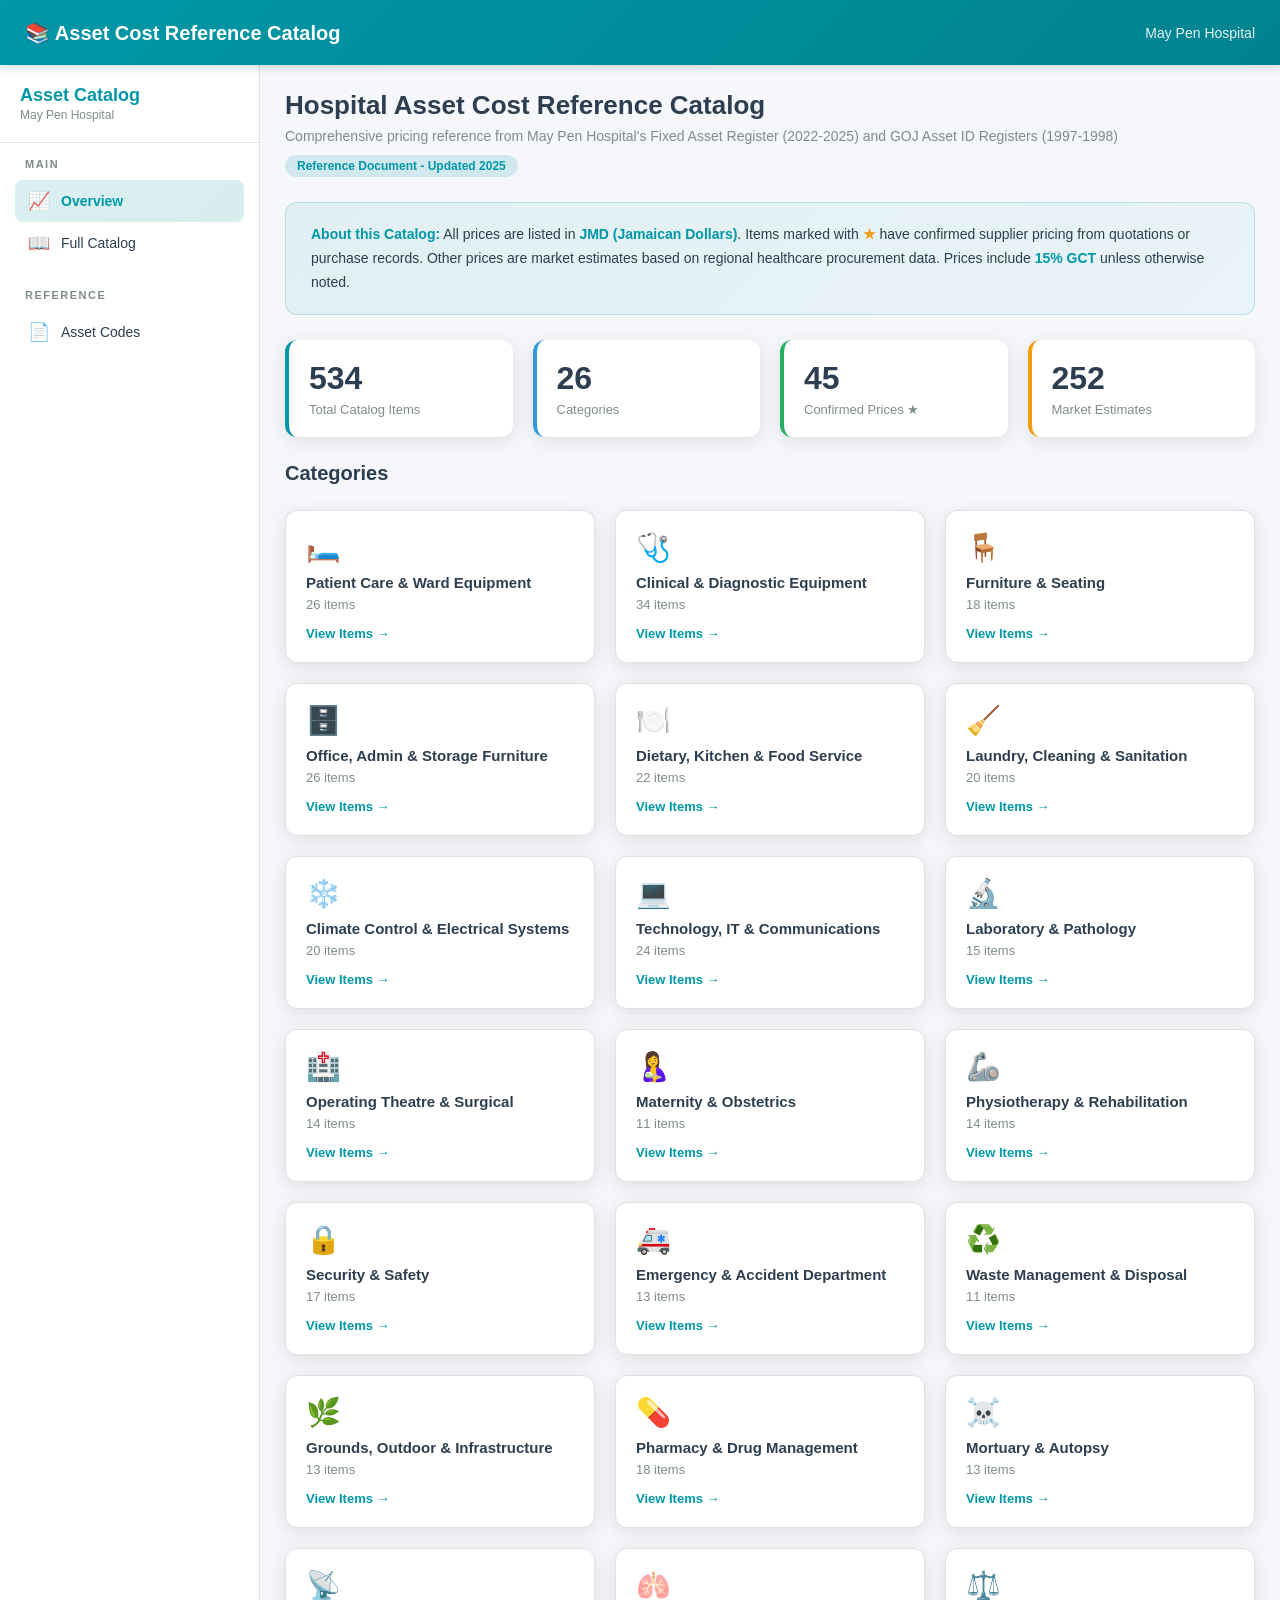
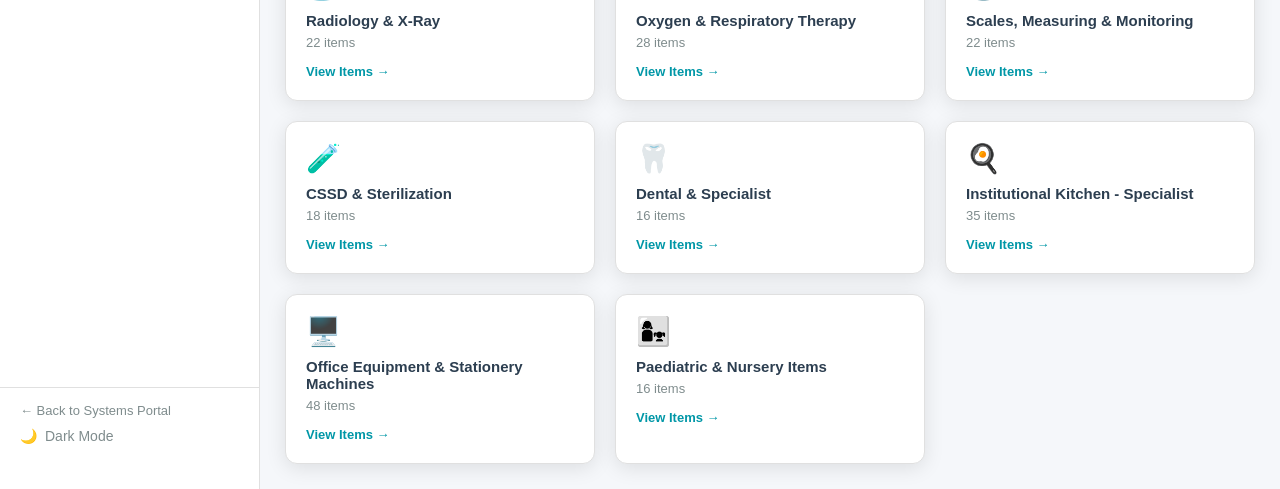
<file: catalog.html>
<!DOCTYPE html>
<html lang="en">
<head>
    <meta charset="UTF-8">
    <meta name="viewport" content="width=device-width, initial-scale=1.0">
    <title>Asset Cost Reference Catalog - May Pen Hospital</title>
    <style>
        * { margin: 0; padding: 0; box-sizing: border-box; }

        :root {
            --primary: #0097A7;
            --primary-dark: #00838F;
            --primary-light: #00BCD4;
            --bg-primary: #f5f7fa;
            --bg-secondary: #e9ecef;
            --bg-card: #ffffff;
            --text-primary: #2C3E50;
            --text-secondary: #7f8c8d;
            --border-color: #e0e0e0;
            --shadow: rgba(0, 0, 0, 0.1);
            --success: #27ae60;
            --warning: #f39c12;
            --danger: #e74c3c;
            --info: #3498db;
        }

        body.dark-mode {
            --bg-primary: #1a1a2e;
            --bg-secondary: #16213e;
            --bg-card: #0f3460;
            --text-primary: #e0e0e0;
            --text-secondary: #a0a0a0;
            --border-color: #2d4059;
            --shadow: rgba(0, 0, 0, 0.3);
        }

        body {
            font-family: 'Inter', -apple-system, BlinkMacSystemFont, 'Segoe UI', Roboto, sans-serif;
            background: var(--bg-primary);
            color: var(--text-primary);
            transition: background 0.3s ease, color 0.3s ease;
        }

        /* TOP NAV */
        .top-nav {
            background: linear-gradient(135deg, #0097A7 0%, #00838F 100%);
            color: white;
            padding: 0 25px;
            display: flex;
            align-items: center;
            justify-content: space-between;
            height: 65px;
            box-shadow: 0 2px 10px rgba(0,0,0,0.15);
            position: sticky;
            top: 0;
            z-index: 100;
        }

        .top-nav .nav-brand { display: flex; align-items: center; gap: 12px; font-size: 20px; font-weight: 700; }
        .top-nav .nav-actions { display: flex; align-items: center; gap: 15px; }
        .top-nav .nav-actions button {
            background: rgba(255,255,255,0.2); border: none; color: white;
            padding: 8px 16px; border-radius: 8px; cursor: pointer; font-size: 14px; font-weight: 500; transition: all 0.3s;
        }
        .top-nav .nav-actions button:hover { background: rgba(255,255,255,0.3); }

        .hamburger-btn {
            display: none;
            background: none;
            border: none;
            color: white;
            font-size: 24px;
            cursor: pointer;
            padding: 5px 10px;
        }

        /* LAYOUT */
        .layout { display: flex; min-height: calc(100vh - 65px); }

        .sidebar {
            width: 260px;
            background: var(--bg-card);
            border-right: 1px solid var(--border-color);
            padding: 20px 0;
            transition: all 0.3s;
            overflow-y: auto;
            display: flex;
            flex-direction: column;
        }

        .sidebar-brand {
            padding: 0 20px 20px;
            border-bottom: 1px solid var(--border-color);
            margin-bottom: 15px;
        }
        .sidebar-brand h2 { font-size: 18px; color: var(--primary); font-weight: 700; }
        .sidebar-brand p { font-size: 12px; color: var(--text-secondary); margin-top: 2px; }

        .sidebar-section { padding: 0 15px; margin-bottom: 25px; }
        .sidebar-section-title {
            font-size: 11px; text-transform: uppercase; letter-spacing: 1.5px;
            color: var(--text-secondary); padding: 0 10px; margin-bottom: 10px; font-weight: 600;
        }

        .sidebar-item {
            display: flex; align-items: center; gap: 10px; padding: 10px 12px;
            border-radius: 8px; cursor: pointer; transition: all 0.2s;
            color: var(--text-primary); font-size: 14px; font-weight: 500; text-decoration: none;
        }
        .sidebar-item:hover { background: var(--bg-secondary); }
        .sidebar-item.active {
            background: linear-gradient(135deg, rgba(0, 151, 167, 0.15), rgba(0, 131, 143, 0.15));
            color: #0097A7; font-weight: 600;
        }
        .sidebar-item .icon { font-size: 18px; width: 24px; text-align: center; }

        .sidebar-footer {
            margin-top: auto;
            padding: 15px 20px;
            border-top: 1px solid var(--border-color);
        }
        .sidebar-footer a {
            color: var(--text-secondary); text-decoration: none; font-size: 13px;
            display: flex; align-items: center; gap: 6px;
        }
        .sidebar-footer a:hover { color: var(--primary); }

        .sidebar-overlay {
            display: none; position: fixed; inset: 0;
            background: rgba(0,0,0,0.5); z-index: 999;
        }
        .sidebar-overlay.active { display: block; }

        /* MAIN CONTENT */
        .main-content { flex: 1; padding: 25px; overflow-y: auto; background: var(--bg-primary); }

        .page { display: none; }
        .page.active { display: block; animation: fadeIn 0.3s ease; }
        @keyframes fadeIn { from { opacity: 0; } to { opacity: 1; } }

        .page-header { margin-bottom: 25px; }
        .page-header h1 { font-size: 26px; font-weight: 700; color: var(--text-primary); margin-bottom: 5px; }
        .page-header p { color: var(--text-secondary); font-size: 14px; line-height: 1.5; }
        .page-header .badge {
            display: inline-block; padding: 4px 12px; border-radius: 20px;
            font-size: 12px; font-weight: 600; background: rgba(0,151,167,0.15); color: #0097A7; margin-top: 8px;
        }

        /* CARDS */
        .card {
            background: var(--bg-card); border-radius: 12px;
            box-shadow: 0 4px 20px var(--shadow); padding: 25px; margin-bottom: 20px;
            transition: background 0.3s ease;
        }
        .card h2 { font-size: 18px; font-weight: 600; margin-bottom: 15px; color: var(--text-primary); }

        /* INTRO CARD */
        .intro-card {
            background: linear-gradient(135deg, rgba(0,151,167,0.08), rgba(0,188,212,0.05));
            border: 1px solid rgba(0,151,167,0.2);
            border-radius: 12px;
            padding: 20px 25px;
            margin-bottom: 25px;
            font-size: 14px;
            line-height: 1.7;
            color: var(--text-primary);
        }
        .intro-card strong { color: var(--primary); }

        /* STATS */
        .stats-row { display: grid; grid-template-columns: repeat(auto-fit, minmax(200px, 1fr)); gap: 20px; margin-bottom: 25px; }

        .stat-card {
            background: var(--bg-card); border-radius: 12px; padding: 20px;
            box-shadow: 0 4px 20px var(--shadow); border-left: 4px solid; transition: all 0.3s;
        }
        .stat-card:hover { transform: translateY(-3px); }
        .stat-card.teal { border-color: #0097A7; }
        .stat-card.blue { border-color: #3498db; }
        .stat-card.green { border-color: #27ae60; }
        .stat-card.orange { border-color: #f39c12; }
        .stat-card.purple { border-color: #9b59b6; }

        .stat-card .stat-value { font-size: 32px; font-weight: 700; color: var(--text-primary); }
        .stat-card .stat-label { font-size: 13px; color: var(--text-secondary); margin-top: 5px; }

        /* CATEGORY GRID */
        .cat-grid { display: grid; grid-template-columns: repeat(auto-fill, minmax(280px, 1fr)); gap: 20px; margin-top: 25px; }

        .cat-summary-card {
            background: var(--bg-card); border-radius: 12px; padding: 20px;
            box-shadow: 0 4px 20px var(--shadow); transition: all 0.3s; cursor: pointer;
            border: 1px solid var(--border-color);
        }
        .cat-summary-card:hover { transform: translateY(-3px); border-color: var(--primary); }
        .cat-summary-card .cat-icon { font-size: 28px; margin-bottom: 10px; }
        .cat-summary-card .cat-name { font-size: 15px; font-weight: 600; color: var(--text-primary); margin-bottom: 6px; }
        .cat-summary-card .cat-count { font-size: 13px; color: var(--text-secondary); margin-bottom: 12px; }
        .cat-summary-card .cat-link {
            font-size: 13px; color: var(--primary); font-weight: 600; text-decoration: none;
        }

        /* SEARCH & FILTERS */
        .search-bar {
            display: flex; gap: 10px; margin-bottom: 20px; flex-wrap: wrap;
        }
        .search-bar input {
            flex: 1; min-width: 250px; padding: 12px 16px; border: 2px solid var(--border-color);
            border-radius: 10px; font-size: 14px; background: var(--bg-card); color: var(--text-primary);
            transition: all 0.3s;
        }
        .search-bar input:focus { outline: none; border-color: var(--primary); box-shadow: 0 0 0 3px rgba(0,151,167,0.1); }

        .filter-bar { display: flex; gap: 8px; flex-wrap: wrap; margin-bottom: 20px; }
        .filter-btn {
            padding: 8px 16px; border: 2px solid var(--border-color); border-radius: 20px;
            background: var(--bg-card); color: var(--text-secondary); font-size: 13px;
            cursor: pointer; transition: all 0.3s; font-weight: 500;
        }
        .filter-btn:hover { border-color: var(--primary); color: var(--primary); }
        .filter-btn.active { background: var(--primary); color: white; border-color: var(--primary); }

        .results-count { font-size: 14px; color: var(--text-secondary); margin-bottom: 15px; font-weight: 500; }

        /* CATALOG CARDS */
        .catalog-card {
            background: var(--bg-card); border-radius: 12px;
            box-shadow: 0 4px 20px var(--shadow); margin-bottom: 25px;
            overflow: hidden; transition: background 0.3s ease;
        }
        .catalog-card-header {
            background: linear-gradient(135deg, #0097A7, #00838F);
            color: white; padding: 15px 20px;
            display: flex; align-items: center; justify-content: space-between;
        }
        .catalog-card-header .cat-title { display: flex; align-items: center; gap: 10px; font-size: 16px; font-weight: 600; }
        .catalog-card-header .cat-badge {
            background: rgba(255,255,255,0.25); padding: 4px 12px; border-radius: 20px;
            font-size: 12px; font-weight: 600;
        }
        .catalog-card-body { padding: 0; }

        .catalog-item {
            display: flex; align-items: flex-start; justify-content: space-between;
            padding: 12px 20px; border-bottom: 1px solid var(--border-color);
            transition: background 0.2s;
        }
        .catalog-item:last-child { border-bottom: none; }
        .catalog-item:hover { background: var(--bg-secondary); }

        .item-info { flex: 1; min-width: 0; }
        .item-name { font-size: 14px; font-weight: 500; color: var(--text-primary); margin-bottom: 3px; }
        .item-src { font-size: 12px; color: var(--text-secondary); }
        .item-src .star { color: #f39c12; }
        .item-code {
            display: inline-block; background: rgba(0,151,167,0.1); color: #0097A7;
            padding: 2px 8px; border-radius: 4px; font-size: 11px; font-weight: 600;
            margin-right: 6px; font-family: 'Courier New', monospace;
        }

        .item-price {
            font-family: 'Courier New', monospace; font-size: 14px; font-weight: 700;
            color: #0097A7; white-space: nowrap; text-align: right; min-width: 140px; padding-left: 15px;
        }

        .show-more-btn {
            display: block; width: 100%; padding: 12px; background: var(--bg-secondary);
            border: none; color: var(--primary); font-size: 13px; font-weight: 600;
            cursor: pointer; transition: all 0.3s;
        }
        .show-more-btn:hover { background: rgba(0,151,167,0.1); }

        /* ASSET CODES TABLE */
        .table-container { overflow-x: auto; border-radius: 10px; margin-top: 15px; }
        table { width: 100%; border-collapse: collapse; }
        thead { background: linear-gradient(135deg, #0097A7, #00838F); }
        th { color: white; padding: 12px 15px; text-align: left; font-size: 12px; text-transform: uppercase; letter-spacing: 0.5px; font-weight: 600; }
        td { padding: 12px 15px; border-bottom: 1px solid var(--border-color); font-size: 14px; color: var(--text-primary); }
        tr:hover { background: var(--bg-secondary); }
        .code-cell { font-family: 'Courier New', monospace; font-weight: 600; color: var(--primary); }

        /* DARK MODE TOGGLE */
        .dark-toggle-sidebar {
            display: flex; align-items: center; gap: 8px; padding: 10px 0;
            cursor: pointer; font-size: 14px; color: var(--text-secondary);
        }
        .dark-toggle-sidebar:hover { color: var(--primary); }

        /* Responsive */
        @media (max-width: 768px) {
            .hamburger-btn { display: block; }
            .sidebar {
                position: fixed;
                left: -260px;
                top: 65px;
                bottom: 0;
                z-index: 1000;
                transition: left 0.3s ease;
                display: flex !important;
            }
            .sidebar.open { left: 0; }
            .stats-row { grid-template-columns: 1fr 1fr; }
            .cat-grid { grid-template-columns: 1fr; }
            .catalog-item { flex-direction: column; gap: 6px; }
            .item-price { text-align: left; min-width: auto; padding-left: 0; }
            .main-content { padding: 15px; }
        }

        @media print {
            .top-nav, .sidebar, .hamburger-btn, .sidebar-overlay, .search-bar, .filter-bar, .show-more-btn { display: none !important; }
            .main-content { padding: 0; }
            .catalog-card { box-shadow: none; border: 1px solid #ddd; break-inside: avoid; }
        }

        .letter-header {
            padding: 10px 15px;
            background: var(--bg-secondary);
            font-size: 18px;
            font-weight: 700;
            color: var(--primary);
            border-bottom: 2px solid var(--primary);
            margin-top: 15px;
        }
        .letter-header:first-child { margin-top: 0; }
    </style>
</head>
<body>
    <!-- TOP NAV -->
    <nav class="top-nav">
        <div style="display:flex;align-items:center;gap:15px;">
            <button class="hamburger-btn" onclick="toggleSidebar()">&#9776;</button>
            <div class="nav-brand">&#128218; Asset Cost Reference Catalog</div>
        </div>
        <div class="nav-actions">
            <span style="font-size:14px;opacity:0.9;">May Pen Hospital</span>
        </div>
    </nav>

    <div class="sidebar-overlay" id="sidebarOverlay" onclick="toggleSidebar()"></div>

    <div class="layout">
        <!-- SIDEBAR -->
        <aside class="sidebar" id="sidebar">
            <div class="sidebar-brand">
                <h2>Asset Catalog</h2>
                <p>May Pen Hospital</p>
            </div>

            <div class="sidebar-section">
                <div class="sidebar-section-title">Main</div>
                <div class="sidebar-item active" data-page="overview" onclick="showPage('overview')">
                    <span class="icon">&#128200;</span> Overview
                </div>
                <div class="sidebar-item" data-page="catalog" onclick="showPage('catalog')">
                    <span class="icon">&#128214;</span> Full Catalog
                </div>
            </div>

            <div class="sidebar-section">
                <div class="sidebar-section-title">Reference</div>
                <div class="sidebar-item" data-page="codes" onclick="showPage('codes')">
                    <span class="icon">&#128196;</span> Asset Codes
                </div>
            </div>

            <div class="sidebar-footer">
                <a href="portal.html">&#8592; Back to Systems Portal</a>
                <div class="dark-toggle-sidebar" onclick="toggleDarkMode()">
                    <span id="darkIcon">&#127769;</span> <span id="darkLabel">Dark Mode</span>
                </div>
            </div>
        </aside>

        <!-- MAIN CONTENT -->
        <main class="main-content">
            <!-- PAGE 1: OVERVIEW -->
            <div class="page active" id="page-overview">
                <div class="page-header">
                    <h1>Hospital Asset Cost Reference Catalog</h1>
                    <p>Comprehensive pricing reference from May Pen Hospital's Fixed Asset Register (2022-2025) and GOJ Asset ID Registers (1997-1998)</p>
                    <span class="badge">Reference Document - Updated 2025</span>
                </div>

                <div class="intro-card">
                    <strong>About this Catalog:</strong> All prices are listed in <strong>JMD (Jamaican Dollars)</strong>.
                    Items marked with <strong style="color:#f39c12;">&#9733;</strong> have confirmed supplier pricing from quotations or purchase records.
                    Other prices are market estimates based on regional healthcare procurement data.
                    Prices include <strong>15% GCT</strong> unless otherwise noted.
                </div>

                <div class="stats-row" id="overviewStats"></div>

                <h2 style="font-size:20px;font-weight:700;margin-bottom:15px;">Categories</h2>
                <div class="cat-grid" id="catGrid"></div>
            </div>

            <!-- PAGE 2: FULL CATALOG -->
            <div class="page" id="page-catalog">
                <div class="page-header">
                    <h1>Full Catalog</h1>
                    <p>Browse all hospital asset pricing data</p>
                </div>

                <div class="search-bar">
                    <input type="text" id="catalogSearch" placeholder="Search items by name, category, or source..." oninput="filterCatalog()">
                </div>
                <div class="filter-bar" id="filterBar"></div>
                <div class="results-count" id="resultsCount"></div>
                <div id="catalogContent"></div>
            </div>

            <!-- PAGE 3: ASSET CODES -->
            <div class="page" id="page-codes">
                <div class="page-header">
                    <h1>GOJ Asset ID Codes</h1>
                    <p>Standard asset classification codes from Government of Jamaica Asset ID Registers</p>
                </div>

                <div class="search-bar">
                    <input type="text" id="codeSearch" placeholder="Search asset codes or descriptions..." oninput="filterCodes()">
                </div>
                <div class="results-count" id="codesCount"></div>
                <div class="card">
                    <div class="table-container" id="codesTable"></div>
                </div>
            </div>
        </main>
    </div>

    <script>
    // ========== CATALOG DATA ==========
    const catalog = [
        {cat:'🛏️ Patient Care & Ward Equipment', items:[
            {name:'Hospital Bed (Manual, Standard)',price:'J$180,000–250,000',src:'Market estimate'},
            {name:'Hospital Bed (Semi-Electric)',price:'J$280,000–380,000',src:'Register 2022–24'},
            {name:'Hospital Bed (Full-Electric, ICU)',price:'J$450,000–750,000',src:'Market estimate'},
            {name:'Paediatric Cot / Crib (Metal)',price:'J$85,000–130,000',src:'Market estimate'},
            {name:'Maternity / Labour Bed',price:'J$320,000–520,000',src:'Market estimate'},
            {name:'Overbed Table (Plastic - White)',price:'J$46,453',src:'★ DT Synergy Apr 2025'},
            {name:'Overbed Table (Gas Spring Height-Adjustable)',price:'J$22,000–28,000',src:'★ Register 2022–24'},
            {name:'IV Stand (4-Leg, 2-Hook, Removable Top)',price:'J$7,600–15,200',src:'★ Register 2022–24'},
            {name:'IV Pole (5-Leg, Telescopic)',price:'J$9,500–18,000',src:'Market estimate'},
            {name:'Examination / Consultation Table',price:'J$310,984',src:'★ Register 2022–24'},
            {name:'Patient Stretcher / Transfer Trolley',price:'J$120,000–200,000',src:'Market estimate'},
            {name:'Emergency Trolley / Gurney',price:'J$180,000–280,000',src:'Market estimate'},
            {name:'Wheelchair (Standard Foldable)',price:'J$25,000–45,000',src:'Market estimate'},
            {name:'Wheelchair (Heavy Duty Bariatric)',price:'J$65,000–110,000',src:'Market estimate'},
            {name:'Bedside Cabinet / Locker (Single)',price:'J$18,000–28,000',src:'Market estimate'},
            {name:'Bedpan Washer / Sluice Unit',price:'J$280,000–480,000',src:'Market estimate'},
            {name:'Patient Weighing Scale (Digital)',price:'J$25,000–55,000',src:'Market estimate'},
            {name:'Infant / Baby Weighing Scale',price:'J$18,000–35,000',src:'Market estimate'},
            {name:'Walking Frame / Zimmer Frame',price:'J$4,500–9,000',src:'Market estimate'},
            {name:'Crutches (Pair, Adjustable)',price:'J$3,500–7,000',src:'Market estimate'},
            {name:'Patient Hoist / Lift (Electric)',price:'J$280,000–480,000',src:'Market estimate'},
            {name:'Pressure Relief Mattress',price:'J$35,000–85,000',src:'Market estimate'},
            {name:'Mattress (Standard Hospital)',price:'J$18,000–35,000',src:'Market estimate'},
            {name:'Bed Side Rails (Pair)',price:'J$12,000–22,000',src:'Market estimate'},
            {name:'Commode Chair (Mobile)',price:'J$18,000–35,000',src:'Market estimate'},
            {name:'Traction Frame / Overhead Beam',price:'J$55,000–110,000',src:'Market estimate'}
        ]},
        {cat:'🩺 Clinical & Diagnostic Equipment', items:[
            {name:'Privacy Screen - Stainless Steel 3 Panel',price:'J$26,000–28,000',src:'★ Medco Medical Supplies'},
            {name:'Emergency Crash Cart (Red/Blue)',price:'J$184,000',src:'★ Medco Medical Jul 2025'},
            {name:'Stainless Steel Dressing Trolley (3 Tier)',price:'J$49,600',src:'★ Medical Link Jul 2025'},
            {name:'Electric Cast Cutter (Plaster Saw)',price:'J$71,530',src:'★ Shekinah Trading Jul 2025'},
            {name:'Nebulizer / Compressor (S5000)',price:'J$8,500',src:'★ Donated Jul 2025'},
            {name:'Nebulizer (Mesh, Portable)',price:'J$12,000–22,000',src:'Market estimate'},
            {name:'Pulse Oximeter (Fingertip)',price:'J$3,500–6,000',src:'Market estimate'},
            {name:'Pulse Oximeter (Bedside, Wrist)',price:'J$18,000–40,000',src:'Market estimate'},
            {name:'Blood Pressure Monitor (Digital Arm)',price:'J$8,000–18,000',src:'Market estimate'},
            {name:'Blood Pressure Monitor (Aneroid, Wall)',price:'J$5,500–12,000',src:'Market estimate'},
            {name:'Stethoscope (Professional Dual-Head)',price:'J$4,500–12,000',src:'Market estimate'},
            {name:'Stethoscope (Cardiology Grade)',price:'J$18,000–35,000',src:'Market estimate'},
            {name:'Thermometer (Digital, Oral)',price:'J$1,800–4,500',src:'Market estimate'},
            {name:'Thermometer (Infrared, Non-Contact)',price:'J$5,500–12,000',src:'Market estimate'},
            {name:'Suction Machine (Portable)',price:'J$35,000–75,000',src:'Market estimate'},
            {name:'Suction Machine (High Vacuum, Wall-Mount)',price:'J$120,000–200,000',src:'Market estimate'},
            {name:'Infusion Pump (IV Syringe Driver)',price:'J$65,000–120,000',src:'Market estimate'},
            {name:'ECG Machine (12-Lead, Portable)',price:'J$350,000–700,000',src:'Market estimate'},
            {name:'Defibrillator / AED',price:'J$450,000–900,000',src:'Market estimate'},
            {name:'Glucometer (Blood Glucose Monitor)',price:'J$6,500–15,000',src:'Market estimate'},
            {name:'Ophthalmoscope / Otoscope Set',price:'J$35,000–65,000',src:'Market estimate'},
            {name:'Spirometer (Portable)',price:'J$85,000–160,000',src:'Market estimate'},
            {name:'Foetal Doppler (Handheld)',price:'J$28,000–55,000',src:'Market estimate'},
            {name:'CTG / Cardiotocograph Monitor',price:'J$380,000–700,000',src:'Market estimate'},
            {name:'Ultrasound Machine (Portable)',price:'J$950,000–2,500,000',src:'Market estimate'},
            {name:'Patient Monitor (Bedside Multi-Parameter)',price:'J$280,000–600,000',src:'Market estimate'},
            {name:'Oxygen Concentrator (5 LPM)',price:'J$85,000–150,000',src:'Market estimate'},
            {name:'Oxygen Cylinder (Portable, with Regulator)',price:'J$22,000–45,000',src:'Market estimate'},
            {name:'Resuscitation / Ambu Bag (Adult)',price:'J$5,500–12,000',src:'Market estimate'},
            {name:'Laryngoscope Set (Adult & Paediatric)',price:'J$35,000–65,000',src:'Market estimate'},
            {name:'Medicine Trolley (Lockable)',price:'J$55,000–95,000',src:'Market estimate'},
            {name:'Treatment Trolley (Stainless Steel)',price:'J$45,000–80,000',src:'Market estimate'},
            {name:'Surgical Instrument Tray Set',price:'J$28,000–75,000',src:'Market estimate'},
            {name:'Portable X-Ray Machine',price:'J$1,500,000–4,000,000',src:'Market estimate'}
        ]},
        {cat:'🪑 Furniture & Seating', items:[
            {name:'Guest / Waiting Chair (Single)',price:'J$15,000',src:'★ Donated May 2025'},
            {name:'Stock Chair (Stacking)',price:'J$7,250',src:'★ Donated Jul 2025'},
            {name:'10-Attached (4-Chair Row) Stock Chairs',price:'J$10,073 per unit',src:'★ Donated Sep 2025'},
            {name:'Executive High Back Leather Chrome Chair',price:'J$76,980',src:'★ Empire Stationery May 2025'},
            {name:'Leather High-Back Executive Chair (Black)',price:'J$33,956',src:'★ Register 2022–24'},
            {name:'U.M. C5 High Back All-Purpose Chair (Vinyl)',price:'J$35,850',src:'★ Register 2022–24'},
            {name:'Visitor / Side Chair (Fabric)',price:'J$12,000–22,000',src:'Market estimate'},
            {name:'Mid-Back Mesh Office Chair',price:'J$22,000–45,000',src:'Market estimate'},
            {name:'High Back Task Chair (Ergonomic)',price:'J$48,000–85,000',src:'Market estimate'},
            {name:'Nurses Station Chair (Stool, Adjustable)',price:'J$18,000–35,000',src:'Market estimate'},
            {name:'Waiting Area Bench (3-Seater, Metal)',price:'J$28,000–48,000',src:'Market estimate'},
            {name:'Waiting Area Bench (6-Seater, Padded)',price:'J$55,000–90,000',src:'Market estimate'},
            {name:'Sofa / Loveseat (2-Seater, Vinyl)',price:'J$55,000–95,000',src:'Market estimate'},
            {name:'Visitor Armchair (Reception)',price:'J$25,000–45,000',src:'Market estimate'},
            {name:'Recliner Chair (Patient Recovery)',price:'J$85,000–150,000',src:'Market estimate'},
            {name:'Infusion / Treatment Chair (Reclining)',price:'J$120,000–220,000',src:'Market estimate'},
            {name:'Stool (Adjustable Height, Round)',price:'J$8,500–15,000',src:'Market estimate'},
            {name:'Computer / Swivel Chair (Low-Back)',price:'J$18,000–32,000',src:'Market estimate'}
        ]},
        {cat:'🗄️ Office, Admin & Storage Furniture', items:[
            {name:'56" x 30" L-Shape Desk w/ 3-Drawer Pedestal',price:'J$78,900',src:'★ Empire Stationery May 2025'},
            {name:'Desk with Mobile Pedestal 64 x 30',price:'J$52,500',src:'★ Register 2022–24'},
            {name:'Standard Office Desk (Straight, 48")',price:'J$35,000–60,000',src:'Market estimate'},
            {name:'Computer / Workstation Desk',price:'J$28,000–55,000',src:'Market estimate'},
            {name:'Reception Counter / Nurses Station Desk',price:'J$180,000–350,000',src:'Market estimate'},
            {name:'Conference Table (8-Seater)',price:'J$120,000–220,000',src:'Market estimate'},
            {name:'Meeting Table (4-Seater)',price:'J$55,000–95,000',src:'Market estimate'},
            {name:'4 Drawer Filing Cabinet - Light Grey',price:'J$30,000',src:'★ Neveast Supplies Aug 2025'},
            {name:'2 Drawer Filing Cabinet',price:'J$18,000–28,000',src:'Market estimate'},
            {name:'Lateral Filing Cabinet (Wide, 4 Draw)',price:'J$55,000–90,000',src:'Market estimate'},
            {name:'Locker (4 Door) - Light Grey',price:'J$21,912',src:'★ Neveast Supplies Aug 2025'},
            {name:'4 Door Locker (Metal, Standard)',price:'J$22,450',src:'★ Register 2022–24'},
            {name:'6 Door Staff Locker',price:'J$35,000–55,000',src:'Market estimate'},
            {name:'12 Door Staff Locker (Combination)',price:'J$65,000–110,000',src:'Market estimate'},
            {name:'Bookcase / Shelving Unit (5 Tier)',price:'J$22,000–38,000',src:'Market estimate'},
            {name:'Metal Shelving Rack (Industrial)',price:'J$28,000–55,000',src:'Market estimate'},
            {name:'Storage Cabinet (Steel, Lockable)',price:'J$35,000–65,000',src:'Market estimate'},
            {name:'White Board / Notice Board',price:'J$3,940',src:'★ Donated Jul 2025'},
            {name:'Magnetic Dry-Erase Board (Large)',price:'J$8,500–18,000',src:'Market estimate'},
            {name:'Cork / Bulletin Board (Wall-Mount)',price:'J$3,500–7,500',src:'Market estimate'},
            {name:'Heavy Duty Cross Cut Shredder - 16 Sheets',price:'J$138,000',src:'★ Empire Stationery May 2025'},
            {name:'Paper Shredder (Strip Cut, Small Office)',price:'J$22,000–45,000',src:'Market estimate'},
            {name:'Folding Table 29.6" x 20.6"',price:'J$9,600',src:'★ Neveast Supplies Aug 2025'},
            {name:'Conference / Training Folding Table',price:'J$18,000–35,000',src:'Market estimate'},
            {name:'Safe (Fireproof, Medium)',price:'J$85,000–160,000',src:'Market estimate'},
            {name:'First Aid Cabinet (Wall-Mount)',price:'J$9,500–18,000',src:'Market estimate'}
        ]},
        {cat:'🍽️ Dietary, Kitchen & Food Service', items:[
            {name:'Imperial Countertop Gas Stove 6-Burner 60"',price:'J$1,784,463',src:'★ ATL Unbeatable May 2025'},
            {name:'Equipment Stand / Stove Undershelf (SS)',price:'J$561,658',src:'★ ATL Unbeatable May 2025'},
            {name:'20 CuFt Frigidaire Refrigerator (FRT515)',price:'J$108,696',src:'★ Fashion House Sep 2025'},
            {name:'Frigidaire 10 CuFt Refrigerator',price:'J$77,995',src:'★ Register 2022–24'},
            {name:'Whirlpool 15 CuFt Upright Freezer',price:'J$110,995',src:'★ Register 2022–24'},
            {name:'Chest Freezer (Commercial, 500L)',price:'J$145,000–220,000',src:'Market estimate'},
            {name:'Panasonic 1.2 CuFt Inverter Microwave',price:'J$28,696',src:'★ Fashion House Sep 2025'},
            {name:'Samsung 1.1 CuFt Microwave Oven',price:'J$28,696',src:'★ Fashion House Sep 2025'},
            {name:'Commercial Microwave (1400W)',price:'J$55,000–95,000',src:'Market estimate'},
            {name:'Hamilton Beach Electric Kettle 1.7L',price:'J$17,994',src:'★ Empire Rest. Jul 2025'},
            {name:'Free Standing Stainless Steel Sink',price:'J$176,000',src:'★ Medco Medical May 2025'},
            {name:'Double Stainless Steel Sink (Wall-Mount)',price:'J$95,000–160,000',src:'Market estimate'},
            {name:'Commercial Dishwasher (Under-Counter)',price:'J$650,000–1,200,000',src:'Market estimate'},
            {name:'Food Warming Trolley / Hot Box',price:'J$180,000–320,000',src:'Market estimate'},
            {name:'Meal Tray Cart / Trolley (20-Tray)',price:'J$85,000–150,000',src:'Market estimate'},
            {name:'Commercial Blender (Heavy Duty)',price:'J$35,000–65,000',src:'Market estimate'},
            {name:'Food Processor (Commercial)',price:'J$55,000–95,000',src:'Market estimate'},
            {name:'Rice Cooker (Large Capacity, 10L)',price:'J$25,000–45,000',src:'Market estimate'},
            {name:'Stainless Steel Work Table (4ft)',price:'J$55,000–90,000',src:'Market estimate'},
            {name:'Stainless Steel Wall Shelf',price:'J$18,000–35,000',src:'Market estimate'},
            {name:'Bain Marie / Steam Table (3-Pan)',price:'J$120,000–200,000',src:'Market estimate'},
            {name:'Hand Sanitizer Station (Free-Standing)',price:'J$12,000–22,000',src:'Market estimate'}
        ]},
        {cat:'🧹 Laundry, Cleaning & Sanitation', items:[
            {name:'Commercial Swivel Laundry Cart / Hamper',price:'J$69,980',src:'★ Empire Rest. May 2025'},
            {name:'Linen Cart (Enclosed)',price:'J$56,080',src:'★ Shekinah Trading Aug 2025'},
            {name:'Industrial Mop Bucket (with Wringer)',price:'J$18,900',src:'★ People\'s Choice Aug 2025'},
            {name:'Hand Towel Dispenser T850',price:'J$11,800',src:'★ Bioden Chemicals Aug 2025'},
            {name:'Soap Dispenser (Wall Mount, 500ml)',price:'J$3,500–6,500',src:'Market estimate'},
            {name:'Soap Dispenser (Sensor, Touchless)',price:'J$8,500–16,000',src:'Market estimate'},
            {name:'Commercial Waste Bin (Pedal, 50L)',price:'J$5,000–9,500',src:'Market estimate'},
            {name:'Colour-Coded Clinical Waste Bin (30L)',price:'J$4,500–8,500',src:'Market estimate'},
            {name:'Housekeeping / Janitorial Cart (Full)',price:'J$35,000–55,000',src:'Market estimate'},
            {name:'Mop and Bucket Set (Colour-Coded)',price:'J$4,500–8,000',src:'Market estimate'},
            {name:'Industrial Vacuum Cleaner',price:'J$55,000–110,000',src:'Market estimate'},
            {name:'Floor Polisher / Scrubber (Electric)',price:'J$85,000–160,000',src:'Market estimate'},
            {name:'Commercial Washing Machine (12 kg)',price:'J$280,000–480,000',src:'Market estimate'},
            {name:'Commercial Dryer (12 kg, Gas)',price:'J$250,000–420,000',src:'Market estimate'},
            {name:'Flatwork Ironer / Linen Press',price:'J$380,000–650,000',src:'Market estimate'},
            {name:'Linen Trolley (Open Top)',price:'J$28,000–48,000',src:'Market estimate'},
            {name:'Biohazard Waste Trolley (Sealed)',price:'J$35,000–65,000',src:'Market estimate'},
            {name:'Portable Hand Wash Station',price:'J$45,000–80,000',src:'Market estimate'},
            {name:'Paper Towel Dispenser (Folded)',price:'J$3,500–6,500',src:'Market estimate'},
            {name:'Toilet Roll Holder (Industrial)',price:'J$1,500–3,500',src:'Market estimate'}
        ]},
        {cat:'❄️ Climate Control & Electrical Systems', items:[
            {name:'36,000 BTU Tropicool Inverter AC Wall Unit',price:'J$119,925',src:'★ Tropicool Sep 2025'},
            {name:'36,000 BTU Tropicool Inverter AC Evaporator',price:'J$64,575',src:'★ Tropicool Sep 2025'},
            {name:'18,000 BTU Inverter Air Conditioner',price:'J$85,000–130,000',src:'Market estimate'},
            {name:'24,000 BTU Split System Air Conditioner',price:'J$110,000–175,000',src:'Market estimate'},
            {name:'Ceiling Cassette AC (36,000 BTU)',price:'J$180,000–280,000',src:'Market estimate'},
            {name:'Portable Air Conditioner (12,000 BTU)',price:'J$65,000–110,000',src:'Market estimate'},
            {name:'Ceiling Fan (Industrial / Hospital Grade)',price:'J$8,000–14,000',src:'Market estimate'},
            {name:'Pedestal / Stand Fan (18")',price:'J$6,500–12,000',src:'Market estimate'},
            {name:'Exhaust Fan (Commercial, Ductless)',price:'J$8,500–18,000',src:'Market estimate'},
            {name:'Steam Generator 30kW',price:'J$5,977,532',src:'★ Register 2022–24'},
            {name:'Steam Generator 50kW',price:'J$5,977,532',src:'★ Register 2022–24'},
            {name:'Emergency Generator (Diesel, 20 kVA)',price:'J$1,800,000–3,200,000',src:'Market estimate'},
            {name:'Emergency Generator (Diesel, 50 kVA)',price:'J$3,500,000–6,000,000',src:'Market estimate'},
            {name:'UPS (1 kVA)',price:'J$45,000–85,000',src:'Market estimate'},
            {name:'UPS (Server Room Grade, 10 kVA)',price:'J$280,000–550,000',src:'Market estimate'},
            {name:'Automatic Transfer Switch (ATS)',price:'J$120,000–280,000',src:'Market estimate'},
            {name:'Voltage Stabilizer / Regulator',price:'J$35,000–85,000',src:'Market estimate'},
            {name:'Distribution Board / Circuit Breaker Panel',price:'J$55,000–120,000',src:'Market estimate'},
            {name:'Extension Cable Reel (Heavy Duty, 30m)',price:'J$8,500–16,000',src:'Market estimate'},
            {name:'Surge Protector (6-Outlet, Medical Grade)',price:'J$6,500–12,000',src:'Market estimate'}
        ]},
        {cat:'💻 Technology, IT & Communications', items:[
            {name:'Samsung Tablet A9 5G 64GB',price:'J$55,000',src:'★ KAZM Business Solutions Sep 2025'},
            {name:'Desktop Computer (Core i5, 8GB RAM)',price:'J$95,000–140,000',src:'Market estimate'},
            {name:'Desktop Computer (Core i7, 16GB RAM)',price:'J$160,000–220,000',src:'Market estimate'},
            {name:'Laptop Computer (Core i5, 8GB RAM)',price:'J$120,000–180,000',src:'Market estimate'},
            {name:'Laptop Computer (Core i7, 16GB RAM)',price:'J$200,000–320,000',src:'Market estimate'},
            {name:'All-in-One Printer / Scanner / Copier',price:'J$55,000–120,000',src:'Market estimate'},
            {name:'Laser Printer (Mono, Network)',price:'J$55,000–95,000',src:'Market estimate'},
            {name:'Laser Printer (Colour, A4)',price:'J$120,000–200,000',src:'Market estimate'},
            {name:'Heavy Duty Photocopier (Digital)',price:'J$350,000–700,000',src:'Market estimate'},
            {name:'Label / Barcode Printer',price:'J$28,000–55,000',src:'Market estimate'},
            {name:'LCD Monitor (21" Full HD)',price:'J$35,000–65,000',src:'Market estimate'},
            {name:'Monitor (24", IPS Panel)',price:'J$55,000–90,000',src:'Market estimate'},
            {name:'Network Switch (24-Port, Managed)',price:'J$85,000–150,000',src:'Market estimate'},
            {name:'Server (Tower, Entry Level)',price:'J$350,000–650,000',src:'Market estimate'},
            {name:'CCTV System (8-Camera, DVR/NVR)',price:'J$180,000–350,000',src:'Market estimate'},
            {name:'IP Camera (Indoor, 2MP)',price:'J$12,000–25,000',src:'Market estimate'},
            {name:'Access Control System (Card Reader)',price:'J$85,000–180,000',src:'Market estimate'},
            {name:'Nurse Call System (Wired, 10-Room)',price:'J$250,000–600,000',src:'Market estimate'},
            {name:'Paging / Intercom System',price:'J$120,000–280,000',src:'Market estimate'},
            {name:'PABX / PBX Telephone Exchange',price:'J$180,000–450,000',src:'Market estimate'},
            {name:'Desk Telephone (Multi-Line)',price:'J$12,000–22,000',src:'Market estimate'},
            {name:'Projector (HDMI, 3500 Lumens)',price:'J$85,000–160,000',src:'Market estimate'},
            {name:'Smart TV (55", Android)',price:'J$95,000–160,000',src:'Market estimate'},
            {name:'Walkie-Talkie / Two-Way Radio Set',price:'J$18,000–45,000',src:'Market estimate'}
        ]},
        {cat:'🔬 Laboratory & Pathology', items:[
            {name:'Autoclave (B-Class, 22L)',price:'J$350,000–600,000',src:'Market estimate'},
            {name:'Autoclave (Large Capacity, 80L)',price:'J$750,000–1,400,000',src:'Market estimate'},
            {name:'Centrifuge (Benchtop, 5000 rpm)',price:'J$180,000–350,000',src:'Market estimate'},
            {name:'Centrifuge (Microhaematocrit)',price:'J$85,000–160,000',src:'Market estimate'},
            {name:'Refrigerator (Blood Bank Spec.)',price:'J$450,000–800,000',src:'Market estimate'},
            {name:'Freezer (Lab Grade, -20 deg C)',price:'J$350,000–650,000',src:'Market estimate'},
            {name:'Microscope (Binocular, Compound)',price:'J$95,000–200,000',src:'Market estimate'},
            {name:'Microscope (Trinocular with Camera)',price:'J$280,000–550,000',src:'Market estimate'},
            {name:'Haematology Analyser (3-Part)',price:'J$850,000–1,800,000',src:'Market estimate'},
            {name:'Chemistry Analyser (Semi-Auto)',price:'J$650,000–1,400,000',src:'Market estimate'},
            {name:'Urinalysis Machine (Semi-Auto)',price:'J$280,000–550,000',src:'Market estimate'},
            {name:'Water Bath (Digital, 20L)',price:'J$85,000–160,000',src:'Market estimate'},
            {name:'Incubator (Lab, 37 deg C)',price:'J$120,000–250,000',src:'Market estimate'},
            {name:'Biosafety Cabinet (Class II)',price:'J$950,000–2,000,000',src:'Market estimate'},
            {name:'Drill (Maintenance / Orthopaedic)',price:'J$55,000',src:'★ Register 2022–24'}
        ]},
        {cat:'🏥 Operating Theatre & Surgical', items:[
            {name:'Operating Table (Manual)',price:'J$850,000–1,500,000',src:'Market estimate'},
            {name:'Operating Table (Electric)',price:'J$1,800,000–3,500,000',src:'Market estimate'},
            {name:'Surgical Light (Single Dome, Ceiling)',price:'J$650,000–1,400,000',src:'Market estimate'},
            {name:'Surgical Light (Double Dome, Ceiling)',price:'J$1,200,000–2,500,000',src:'Market estimate'},
            {name:'Portable Surgical Light (Halogen)',price:'J$180,000–380,000',src:'Market estimate'},
            {name:'Anaesthesia Machine (Basic)',price:'J$2,500,000–5,000,000',src:'Market estimate'},
            {name:'Diathermy / Electrosurgical Unit (ESU)',price:'J$380,000–850,000',src:'Market estimate'},
            {name:'Ventilator (ICU / Theatre Grade)',price:'J$3,500,000–8,000,000',src:'Market estimate'},
            {name:'Instrument Trolley (SS, 2 Tier)',price:'J$45,000–85,000',src:'Market estimate'},
            {name:'Mayo Stand / Instrument Stand',price:'J$28,000–55,000',src:'Market estimate'},
            {name:'Kick Bucket (SS, with Pedal Stand)',price:'J$12,000–22,000',src:'Market estimate'},
            {name:'Scrub Sink (SS, 2-Bay, Elbow Tap)',price:'J$180,000–320,000',src:'Market estimate'},
            {name:'Patient Warming Blanket System',price:'J$280,000–550,000',src:'Market estimate'},
            {name:'Surgical Head Light (LED)',price:'J$95,000–180,000',src:'Market estimate'}
        ]},
        {cat:'🤱 Maternity & Obstetrics', items:[
            {name:'Labour / Birthing Bed (Electric)',price:'J$480,000–850,000',src:'Market estimate'},
            {name:'Neonatal Incubator (with Servo Control)',price:'J$1,200,000–2,800,000',src:'Market estimate'},
            {name:'Radiant Warmer (Infant Resuscitaire)',price:'J$950,000–2,000,000',src:'Market estimate'},
            {name:'Phototherapy Unit (Double Surface)',price:'J$380,000–750,000',src:'Market estimate'},
            {name:'CTG / Foetal Monitor',price:'J$380,000–700,000',src:'Market estimate'},
            {name:'Foetal Doppler (Handheld)',price:'J$28,000–55,000',src:'Market estimate'},
            {name:'Baby Weighing Scale (Digital)',price:'J$18,000–35,000',src:'Market estimate'},
            {name:'Infant Cot / Bassinet (Hospital Grade)',price:'J$55,000–95,000',src:'Market estimate'},
            {name:'Breast Pump (Electric, Dual)',price:'J$35,000–65,000',src:'Market estimate'},
            {name:'Delivery Trolley (Fully Equipped)',price:'J$95,000–180,000',src:'Market estimate'},
            {name:'Placenta Bowl (SS, Large)',price:'J$4,500–9,000',src:'Market estimate'}
        ]},
        {cat:'🦾 Physiotherapy & Rehabilitation', items:[
            {name:'Physiotherapy Plinth / Treatment Table',price:'J$180,000–320,000',src:'Market estimate'},
            {name:'Parallel Bars (Adjustable, 3m)',price:'J$280,000–480,000',src:'Market estimate'},
            {name:'Treadmill (Medical Grade)',price:'J$350,000–750,000',src:'Market estimate'},
            {name:'Stationary Bicycle (Rehabilitation)',price:'J$180,000–350,000',src:'Market estimate'},
            {name:'TENS Unit (Transcutaneous Electrical)',price:'J$35,000–75,000',src:'Market estimate'},
            {name:'Ultrasound Therapy Unit',price:'J$120,000–250,000',src:'Market estimate'},
            {name:'Shortwave Diathermy Unit',price:'J$280,000–550,000',src:'Market estimate'},
            {name:'Hot Pack / Cold Pack Unit',price:'J$55,000–110,000',src:'Market estimate'},
            {name:'Balance Board / Wobble Board',price:'J$8,500–18,000',src:'Market estimate'},
            {name:'Weights Set (Dumbbells)',price:'J$15,000–35,000',src:'Market estimate'},
            {name:'Resistance Bands Set',price:'J$3,500–8,000',src:'Market estimate'},
            {name:'Exercise Mat (Physiotherapy)',price:'J$8,500–15,000',src:'Market estimate'},
            {name:'Cervical Traction Unit',price:'J$45,000–85,000',src:'Market estimate'},
            {name:'Pulley Therapy System (Wall-Mount)',price:'J$28,000–55,000',src:'Market estimate'}
        ]},
        {cat:'🔒 Security & Safety', items:[
            {name:'CCTV Camera System (8-Channel)',price:'J$180,000–350,000',src:'Market estimate'},
            {name:'CCTV Camera (IP, Outdoor 4MP)',price:'J$18,000–38,000',src:'Market estimate'},
            {name:'Digital Video Recorder (16-Channel)',price:'J$85,000–160,000',src:'Market estimate'},
            {name:'Access Control / Card Reader',price:'J$55,000–120,000',src:'Market estimate'},
            {name:'Metal Detector (Walk-Through)',price:'J$180,000–380,000',src:'Market estimate'},
            {name:'Metal Detector (Handheld Wand)',price:'J$12,000–25,000',src:'Market estimate'},
            {name:'Security Guard Booth / Post',price:'J$85,000–180,000',src:'Market estimate'},
            {name:'Fire Alarm Panel (Addressable)',price:'J$350,000–750,000',src:'Market estimate'},
            {name:'Smoke / Heat Detector',price:'J$5,500–12,000',src:'Market estimate'},
            {name:'Fire Extinguisher (CO2, 5 kg)',price:'J$9,500–16,000',src:'Market estimate'},
            {name:'Fire Extinguisher (Dry Powder, 9 kg)',price:'J$8,500–14,000',src:'Market estimate'},
            {name:'Fire Hose Reel Cabinet',price:'J$45,000–85,000',src:'Market estimate'},
            {name:'Emergency Exit Sign (Illuminated)',price:'J$5,500–12,000',src:'Market estimate'},
            {name:'Emergency Lighting (Battery Backup)',price:'J$12,000–25,000',src:'Market estimate'},
            {name:'Panic Button / Duress Alarm',price:'J$18,000–38,000',src:'Market estimate'},
            {name:'Barrier / Retractable Queue Belt',price:'J$8,500–16,000',src:'Market estimate'},
            {name:'Folding Table (Security Post)',price:'J$9,600',src:'★ Neveast Supplies Aug 2025'}
        ]},
        {cat:'🚑 Emergency & Accident Department', items:[
            {name:'Emergency Crash Cart (Red/Blue)',price:'J$184,000',src:'★ Medco Medical Jul 2025'},
            {name:'Defibrillator / AED (Automated)',price:'J$450,000–900,000',src:'Market estimate'},
            {name:'Emergency Trolley (Resus, Stocked)',price:'J$220,000–420,000',src:'Market estimate'},
            {name:'Spinal Board / Backboard (Long)',price:'J$28,000–55,000',src:'Market estimate'},
            {name:'Scoop Stretcher',price:'J$45,000–85,000',src:'Market estimate'},
            {name:'Trauma Bag / Emergency Kit',price:'J$55,000–110,000',src:'Market estimate'},
            {name:'Neck Collar Set (Adult & Paediatric)',price:'J$8,500–18,000',src:'Market estimate'},
            {name:'Stretcher (Ambulance Grade, Foldable)',price:'J$220,000–420,000',src:'Market estimate'},
            {name:'Oxygen Kit (Portable, Bag + Cylinder)',price:'J$35,000–75,000',src:'Market estimate'},
            {name:'Electric Cast Cutter (Plaster Saw)',price:'J$71,530',src:'★ Shekinah Trading Jul 2025'},
            {name:'Plaster of Paris Table / Trolley',price:'J$35,000–65,000',src:'Market estimate'},
            {name:'Dressing Pack Trolley (SS, 3 Shelf)',price:'J$45,000–80,000',src:'Market estimate'},
            {name:'Triage Tag / Colour-Code System',price:'J$3,500–8,000',src:'Market estimate'}
        ]},
        {cat:'♻️ Waste Management & Disposal', items:[
            {name:'Clinical Waste Bin (Red, 30L Pedal)',price:'J$4,500–9,000',src:'Market estimate'},
            {name:'Sharps Container (5L, Yellow)',price:'J$900–2,200',src:'Market estimate'},
            {name:'Sharps Disposal Trolley (Mobile)',price:'J$18,000–35,000',src:'Market estimate'},
            {name:'Biohazard Waste Trolley (Sealed)',price:'J$35,000–65,000',src:'Market estimate'},
            {name:'Cytotoxic Waste Container (Purple)',price:'J$2,500–5,500',src:'Market estimate'},
            {name:'Waste Segregation Station (4-Stream)',price:'J$45,000–85,000',src:'Market estimate'},
            {name:'Needle Destroyer / Burner (Electric)',price:'J$35,000–65,000',src:'Market estimate'},
            {name:'Medical Waste Autoclave (Small)',price:'J$850,000–1,800,000',src:'Market estimate'},
            {name:'Industrial Waste Compactor',price:'J$650,000–1,400,000',src:'Market estimate'},
            {name:'Outdoor Wheelie Bin (240L)',price:'J$8,500–15,000',src:'Market estimate'},
            {name:'Colour-Coded Mop Heads (Set of 4)',price:'J$3,500–6,500',src:'Market estimate'}
        ]},
        {cat:'🌿 Grounds, Outdoor & Infrastructure', items:[
            {name:'Wheelchair Ramp (Portable, Aluminium)',price:'J$35,000–65,000',src:'Market estimate'},
            {name:'Parking Barrier / Boom Gate',price:'J$180,000–380,000',src:'Market estimate'},
            {name:'Garden Bench (Outdoor, Steel)',price:'J$22,000–45,000',src:'Market estimate'},
            {name:'Outdoor Waste Bin (Wall-Mount)',price:'J$6,500–12,000',src:'Market estimate'},
            {name:'Directional / Wayfinding Signage (Set)',price:'J$35,000–85,000',src:'Market estimate'},
            {name:'Flag Pole (Aluminium, 20ft)',price:'J$28,000–55,000',src:'Market estimate'},
            {name:'Lawn Mower (Electric / Gas)',price:'J$55,000–120,000',src:'Market estimate'},
            {name:'Water Hose Reel (Commercial, 30m)',price:'J$8,500–16,000',src:'Market estimate'},
            {name:'Platform Truck / Flat Trolley',price:'J$18,000–35,000',src:'Market estimate'},
            {name:'Hand Truck / Sack Trolley',price:'J$8,500–16,000',src:'Market estimate'},
            {name:'Drinking Fountain (Wall-Mount)',price:'J$55,000–110,000',src:'Market estimate'},
            {name:'Speed Bump / Ramp (Car Park)',price:'J$4,500–9,000',src:'Market estimate'},
            {name:'Bulletin Board (Outdoor, Lockable)',price:'J$22,000–45,000',src:'Market estimate'}
        ]},
        {cat:'💊 Pharmacy & Drug Management', items:[
            {name:'Cabinet, Narcotic (Lockable)',price:'J$35,000–65,000',src:'#704 · Register 1997'},
            {name:'Cabinet, Medicine (Wall Unit)',price:'J$22,000–45,000',src:'#565 · Register 1997'},
            {name:'Cupboard, Drugs - Wall Mounted, Lockable',price:'J$18,000–35,000',src:'#1369 · Register 1998'},
            {name:'Refrigerator, Drug Storage - Free Standing',price:'J$95,000–160,000',src:'#1399 · Register 1998'},
            {name:'Refrigerator, Pharmaceutical - Double Door',price:'J$180,000–320,000',src:'#1400 · Register 1998'},
            {name:'Safe, Drugs (Lockable Metal)',price:'J$45,000–85,000',src:'#1402 · Register 1998'},
            {name:'Dispenser, Syringe (Wall Mount)',price:'J$8,500–15,000',src:'#1367 · Register 1998'},
            {name:'Dispenser, Pharmacy Label (Electric)',price:'J$12,000–22,000',src:'#449 · Register 1998'},
            {name:'Dispenser, Sterile Pack',price:'J$9,500–18,000',src:'#1368 · Register 1998'},
            {name:'Dispenser, Scrub Solution (Wall Mount)',price:'J$5,500–9,500',src:'#1405 · Register 1998'},
            {name:'Dispenser, Nail Brush (Wall Mount)',price:'J$3,500–6,500',src:'#1404 · Register 1998'},
            {name:'Dispenser, Sanitizer',price:'J$5,500–11,000',src:'#347 · Register 1997'},
            {name:'Wardbox, Dispensary',price:'J$22,000–45,000',src:'#1509 · Register 1998'},
            {name:'Syringe (Various Sizes)',price:'J$500–3,500',src:'#742 · Register 1997'},
            {name:'Tourniquet - Complete Set',price:'J$3,500–8,000',src:'#1435 · Register 1998'},
            {name:'Tourniquet, Pneumatic',price:'J$18,000–38,000',src:'#628 · Register 1997'},
            {name:'Timer, Interval - Alarmed',price:'J$8,500–16,000',src:'#1434 · Register 1998'},
            {name:'Counter, Infusion - Flow Rate',price:'J$12,000–22,000',src:'#1356 · Register 1998'}
        ]},
        {cat:'☠️ Mortuary & Autopsy', items:[
            {name:'Trolley, Mortuary (Standard)',price:'J$120,000–220,000',src:'#1442 · Register 1998'},
            {name:'Trolley, Mortuary - Elevating 2 Tier W/Weighing',price:'J$280,000–480,000',src:'#1443 · Register 1998'},
            {name:'Table, Autopsy',price:'J$380,000–650,000',src:'#1423 · Register 1998'},
            {name:'Table, Autopsy - Dissecting Work',price:'J$280,000–480,000',src:'#1424 · Register 1998'},
            {name:'Table, Body Viewing',price:'J$180,000–320,000',src:'#1425 · Register 1998'},
            {name:'Scale, Autopsy',price:'J$85,000–160,000',src:'#1403 · Register 1998'},
            {name:'Container, Mortuary Waste - Portable',price:'J$18,000–35,000',src:'#1365 · Register 1998'},
            {name:'Refrigerator, Morgue - 4 Compartment',price:'J$850,000–1,500,000',src:'#1398 · Register 1998'},
            {name:'Refrigerator, Morgue - 9 Compartment',price:'J$1,800,000–3,500,000',src:'#1401 · Register 1998'},
            {name:'Room, Chill',price:'J$2,500,000–5,000,000',src:'#258 · Register 1998'},
            {name:'Room, Cold (Walk-In)',price:'J$3,500,000–7,000,000',src:'#259 · Register 1998'},
            {name:'Set, Post Mortem',price:'J$180,000–320,000',src:'#734 · Register 1997'},
            {name:'Saw, Meat (Mortuary Use)',price:'J$28,000–55,000',src:'#995 · Register 1998'}
        ]},
        {cat:'📡 Radiology & X-Ray', items:[
            {name:'System, X-ray - Radiographic',price:'J$2,500,000–6,000,000',src:'#1421 · Register 1998'},
            {name:'System, X-ray - Radiographic/Fluoroscopic',price:'J$5,000,000–12,000,000',src:'#1422 · Register 1998'},
            {name:'Unit, X-ray - Portable',price:'J$1,500,000–3,500,000',src:'#543 · Register 1997'},
            {name:'Table, X-ray',price:'J$850,000–1,800,000',src:'#669 · Register 1997'},
            {name:'Bed, X-ray',price:'J$450,000–900,000',src:'#555 · Register 1997'},
            {name:'Panel, X-ray Control',price:'J$350,000–750,000',src:'#1511 · Register 1998'},
            {name:'Tube Head, X-ray',price:'J$280,000–650,000',src:'#670 · Register 1997'},
            {name:'Bucky, Wall - Vertical Angulating Sgl Plane',price:'J$380,000–750,000',src:'#683 · Register 1998'},
            {name:'Processor, Film - Radiographic',price:'J$450,000–950,000',src:'#688 · Register 1998'},
            {name:'Illuminator, X-ray - 2 Panel Surface Mount',price:'J$45,000–85,000',src:'#709 · Register 1998'},
            {name:'Illuminator, X-ray - 3 Panel Surface Mount',price:'J$65,000–110,000',src:'#710 · Register 1998'},
            {name:'Illuminator, X-ray - 4 Panel Surface Mount',price:'J$85,000–140,000',src:'#711 · Register 1998'},
            {name:'Illuminator, X-ray - 6 Panel Surface Mount',price:'J$120,000–200,000',src:'#1381 · Register 1998'},
            {name:'Cassette, Film - X-ray',price:'J$8,500–16,000',src:'#566 · Register 1997'},
            {name:'Apron, Lead (Radiation Protection)',price:'J$18,000–38,000',src:'#694 · Register 1998'},
            {name:'Gloves, Lead',price:'J$22,000–45,000',src:'#588 · Register 1998'},
            {name:'Screen, Lead',price:'J$85,000–160,000',src:'#644 · Register 1997'},
            {name:'Shelving, X-ray (Film Storage)',price:'J$35,000–65,000',src:'#714 · Register 1998'},
            {name:'Bin, Storage - X-ray Film',price:'J$12,000–22,000',src:'#585 · Register 1998'},
            {name:'Bin, Waste - X-ray Film',price:'J$8,500–15,000',src:'#586 · Register 1998'},
            {name:'Marker, Actinic - X-ray',price:'J$3,500–6,500',src:'#626 · Register 1997'},
            {name:'Blender, Barium',price:'J$25,000–45,000',src:'#587 · Register 1998'}
        ]},
        {cat:'🫁 Oxygen & Respiratory Therapy', items:[
            {name:'Concentrator, Oxygen (5 LPM)',price:'J$85,000–150,000',src:'#444 · Register 1998'},
            {name:'Cylinder, Oxygen',price:'J$22,000–45,000',src:'#326 · Register 1997'},
            {name:'Cylinder, Nitrous Oxide',price:'J$18,000–35,000',src:'#327 · Register 1997'},
            {name:'Cylinder, Gas (Medical)',price:'J$15,000–28,000',src:'#325 · Register 1997'},
            {name:'Cylinder, Carbon Dioxide',price:'J$12,000–22,000',src:'#997 · Register 1998'},
            {name:'Cylinder, Oxygen Flowmeter w/Regulator',price:'J$18,000–35,000',src:'#1366 · Register 1998'},
            {name:'Flowmeter, Oxygen',price:'J$8,500–16,000',src:'#1374 · Register 1998'},
            {name:'Flowmeter, Oxygen Pipeline w/Humidifier',price:'J$12,000–22,000',src:'#1375 · Register 1998'},
            {name:'Cart, Oxygen With Regulator',price:'J$25,000–45,000',src:'#659 · Register 1997'},
            {name:'Trolley, Cylinder',price:'J$18,000–35,000',src:'#777 · Register 1998'},
            {name:'Tent, Oxygen',price:'J$22,000–45,000',src:'#539 · Register 1997'},
            {name:'Tent, Aerosol/Mist',price:'J$18,000–35,000',src:'#538 · Register 1997'},
            {name:'Crovpette, Oxygen',price:'J$15,000–28,000',src:'#1357 · Register 1998'},
            {name:'Monitor, Oxygen - Hi/Lo Alarm',price:'J$35,000–65,000',src:'#679 · Register 1998'},
            {name:'Ventilator (ICU)',price:'J$3,500,000–8,000,000',src:'#680 · Register 1997'},
            {name:'Humidifier, Ventilator',price:'J$22,000–45,000',src:'#1380 · Register 1998'},
            {name:'Respirator',price:'J$85,000–180,000',src:'#632 · Register 1997'},
            {name:'Resuscitator',price:'J$28,000–55,000',src:'#633 · Register 1997'},
            {name:'Unit, Breathing Therapy',price:'J$120,000–220,000',src:'#674 · Register 1997'},
            {name:'Bag, Baby Resuscitation',price:'J$5,500–12,000',src:'#1344 · Register 1998'},
            {name:'Bag, Paediatric Resuscitation',price:'J$5,500–12,000',src:'#1345 · Register 1998'},
            {name:'Machine, Pulmo Aide',price:'J$45,000–85,000',src:'#611 · Register 1997'},
            {name:'Nebulizer (Standard)',price:'J$8,500–18,000',src:'#620 · Register 1997'},
            {name:'Nebulizer W/Stand',price:'J$18,000–35,000',src:'#1392 · Register 1998'},
            {name:'Regulator, Vacuum',price:'J$12,000–22,000',src:'#1396 · Register 1998'},
            {name:'Apparatus, Suction-Pipeline Vacuum Sgl Jar',price:'J$35,000–65,000',src:'#1341 · Register 1998'},
            {name:'Apparatus, Suction-Pipeline Wall Mounted',price:'J$45,000–80,000',src:'#1342 · Register 1998'},
            {name:'Aspirator - Low Volume, Drainage Mobile',price:'J$28,000–55,000',src:'#1343 · Register 1998'}
        ]},
        {cat:'⚖️ Scales, Measuring & Monitoring', items:[
            {name:'Scale, Adult - Standing',price:'J$25,000–45,000',src:'#647 · Register 1997'},
            {name:'Scale, Baby',price:'J$18,000–35,000',src:'#645 · Register 1997'},
            {name:'Scale, Paediatric',price:'J$18,000–35,000',src:'#1407 · Register 1998'},
            {name:'Scale, Patient - W/Measuring Rod',price:'J$35,000–65,000',src:'#1408 · Register 1998'},
            {name:'Scale, Blood Loss',price:'J$22,000–45,000',src:'#1406 · Register 1998'},
            {name:'Scale, Hanging',price:'J$12,000–22,000',src:'#382 · Register 1998'},
            {name:'Scale, Heavy Duty (Platform)',price:'J$55,000–110,000',src:'#658 · Register 1997'},
            {name:'Scale, Platform - Floor Recessed',price:'J$85,000–160,000',src:'#769 · Register 1998'},
            {name:'Scale, Autopsy',price:'J$85,000–160,000',src:'#1403 · Register 1998'},
            {name:'Scale, Workshop - Dietary Ingredients',price:'J$18,000–35,000',src:'#381 · Register 1998'},
            {name:'Stadiometer (Height Measure)',price:'J$18,000–35,000',src:'#654 · Register 1998'},
            {name:'Thermometer',price:'J$1,800–8,000',src:'#740 · Register 1998'},
            {name:'Spirometer',price:'J$85,000–160,000',src:'#1472 · Register 1998'},
            {name:'Vitalograph',price:'J$120,000–220,000',src:'#682 · Register 1997'},
            {name:'Datascope, Passport (Vital Signs Monitor)',price:'J$280,000–550,000',src:'#1466 · Register 1998'},
            {name:'Beam, Balance',price:'J$12,000–22,000',src:'#1475 · Register 1998'},
            {name:'Balance, Analytical Measuring',price:'J$85,000–160,000',src:'#456 · Register 1998'},
            {name:'Monitor, Blood Pressure - Auto Printer',price:'J$35,000–65,000',src:'#719 · Register 1998'},
            {name:'Monitor, Patient - Sgl Channel w/Wall Mount',price:'J$180,000–350,000',src:'#718 · Register 1998'},
            {name:'Monitor, Patient - 2 Channel',price:'J$280,000–550,000',src:'#1389 · Register 1998'},
            {name:'Monitor, Neonatal',price:'J$280,000–550,000',src:'#1390 · Register 1998'},
            {name:'Monitor, Trace - Physiological ECG/2 Pressure',price:'J$380,000–700,000',src:'#720 · Register 1998'}
        ]},
        {cat:'🧪 CSSD & Sterilization', items:[
            {name:'Sterilizer, Counter Top',price:'J$280,000–550,000',src:'#727 · Register 1998'},
            {name:'Sterilizer, Vacuum - Double Door',price:'J$850,000–1,800,000',src:'#728 · Register 1998'},
            {name:'Cabinet, Sterilizer with Printer (Vacuum)',price:'J$950,000–2,000,000',src:'#729 · Register 1998'},
            {name:'Autoclave (Standard)',price:'J$350,000–750,000',src:'#450 · Register 1997'},
            {name:'Dynaclave',price:'J$450,000–900,000',src:'#476 · Register 1997'},
            {name:'Cleanser, Ultrasonic',price:'J$85,000–160,000',src:'#1353 · Register 1998'},
            {name:'Drum, Dressing (SS)',price:'J$18,000–35,000',src:'#570 · Register 1997'},
            {name:'Dispenser, Sterile Pack',price:'J$9,500–18,000',src:'#1368 · Register 1998'},
            {name:'Bin Used Items - CSSD',price:'J$8,500–15,000',src:'#1350 · Register 1998'},
            {name:'Trolley, Distribution - CSSD Collection',price:'J$55,000–95,000',src:'#1438 · Register 1998'},
            {name:'Rack, CSSD Paper - Mobile',price:'J$22,000–45,000',src:'#1397 · Register 1998'},
            {name:'Sealer, Heat - Cabinet Mounted - Electric',price:'J$45,000–85,000',src:'#764 · Register 1998'},
            {name:'Machine, Sealing - Rotary Heat',price:'J$55,000–110,000',src:'#1144 · Register 1998'},
            {name:'Still, Glass - Double Distillation',price:'J$180,000–350,000',src:'#721 · Register 1998'},
            {name:'Sink, Work - 4 Station',price:'J$280,000–480,000',src:'#726 · Register 1998'},
            {name:'Sink, Scrub - Double Bay',price:'J$180,000–320,000',src:'#724 · Register 1998'},
            {name:'Cabinet, Heated Lotions - Bench Mounted',price:'J$35,000–65,000',src:'#1360 · Register 1998'},
            {name:'Cabinet, Storage - Flammable',price:'J$55,000–110,000',src:'#1361 · Register 1998'}
        ]},
        {cat:'🦷 Dental & Specialist', items:[
            {name:'Chair, Dental',price:'J$850,000–2,000,000',src:'#559 · Register 1997'},
            {name:'Unit, X-ray - Dental',price:'J$650,000–1,500,000',src:'#690 · Register 1997'},
            {name:'Lamp, Dental',price:'J$180,000–380,000',src:'#595 · Register 1997'},
            {name:'Amalgamator',price:'J$85,000–180,000',src:'#454 · Register 1997'},
            {name:'Cavitron (Ultrasonic Scaler)',price:'J$280,000–550,000',src:'#576 · Register 1997'},
            {name:'Dilator, Uterine',price:'J$18,000–35,000',src:'#573 · Register 1997'},
            {name:'Speculum',price:'J$3,500–8,000',src:'#735 · Register 1997'},
            {name:'Tenoculum, Uterine',price:'J$8,500–18,000',src:'#741 · Register 1997'},
            {name:'Otoscope/Ophthalmoscope - Battery Powered',price:'J$35,000–65,000',src:'#1393 · Register 1998'},
            {name:'Laryngoscope',price:'J$35,000–65,000',src:'#715 · Register 1997'},
            {name:'Set, Auricular',price:'J$18,000–38,000',src:'#744 · Register 1997'},
            {name:'Set, Diagnostic',price:'J$28,000–55,000',src:'#732 · Register 1997'},
            {name:'Magnet, Eye - Hand Held',price:'J$25,000–48,000',src:'#717 · Register 1997'},
            {name:'Machine, Mammogram',price:'J$2,500,000–6,000,000',src:'#1494 · Register 1998'},
            {name:'Oblectran (Diathermy Chair)',price:'J$120,000–220,000',src:'#1485 · Register 1998'},
            {name:'Podoscope',price:'J$45,000–85,000',src:'#1498 · Register 1998'}
        ]},
        {cat:'🍳 Institutional Kitchen - Specialist', items:[
            {name:'Stove, Gas - Two (2) Burner',price:'J$18,000–32,000',src:'#300 · Register 1997'},
            {name:'Stove, Gas - Three (3) Burner',price:'J$25,000–42,000',src:'#302 · Register 1997'},
            {name:'Stove, Gas - Four (4) Burner',price:'J$35,000–65,000',src:'#304 · Register 1997'},
            {name:'Stove, Gas - Six (6) Burner',price:'J$65,000–120,000',src:'#323 · Register 1997'},
            {name:'Stove, Gas - Ten (10) Burner',price:'J$120,000–220,000',src:'#324 · Register 1997'},
            {name:'Stove, Electric - Two (2) Burner',price:'J$18,000–32,000',src:'#301 · Register 1997'},
            {name:'Stove, Electric - Four (4) Burner',price:'J$35,000–65,000',src:'#352 · Register 1997'},
            {name:'Stove, Electric - Six (6) Burner',price:'J$65,000–120,000',src:'#355 · Register 1997'},
            {name:'Range, Open 4 Burner',price:'J$55,000–95,000',src:'#252 · Register 1998'},
            {name:'Range, Open 12 Burner',price:'J$220,000–420,000',src:'#253 · Register 1998'},
            {name:'Range, Stock Pot',price:'J$85,000–160,000',src:'#993 · Register 1998'},
            {name:'Fryer, Deep - Gas/Electric',price:'J$120,000–220,000',src:'#306 · Register 1997'},
            {name:'Griddle',price:'J$65,000–120,000',src:'#367 · Register 1998'},
            {name:'Skillet, Tilting (Commercial)',price:'J$280,000–550,000',src:'#383 · Register 1998'},
            {name:'Boiler, Hot Water - 45 Litre Bench Mounted',price:'J$85,000–160,000',src:'#370 · Register 1998'},
            {name:'Hotplate, Domestic - Double Burner',price:'J$12,000–22,000',src:'#397 · Register 1998'},
            {name:'Machine, Ice - Counter Top',price:'J$120,000–220,000',src:'#991 · Register 1998'},
            {name:'Machine, Ice - Cube, Floor Unit',price:'J$220,000–420,000',src:'#992 · Register 1998'},
            {name:'Cart, Ice',price:'J$22,000–42,000',src:'#364 · Register 1998'},
            {name:'Cooler, Food (Insulated)',price:'J$8,500–16,000',src:'#366 · Register 1998'},
            {name:'Server, Hot Food (Bain Marie)',price:'J$55,000–110,000',src:'#368 · Register 1998'},
            {name:'Server, Cold Food',price:'J$45,000–85,000',src:'#369 · Register 1998'},
            {name:'Insert, Serving Tray',price:'J$3,500–7,000',src:'#263 · Register 1998'},
            {name:'Tray, Serving',price:'J$2,500–5,500',src:'#387 · Register 1998'},
            {name:'Cart, Gourmet',price:'J$35,000–65,000',src:'#349 · Register 1998'},
            {name:'Cart, Beverage',price:'J$22,000–42,000',src:'#374 · Register 1998'},
            {name:'Trolley, Catering Cups',price:'J$18,000–35,000',src:'#375 · Register 1998'},
            {name:'Trolley, Catering Service',price:'J$25,000–48,000',src:'#378 · Register 1998'},
            {name:"Block, Butcher's",price:'J$22,000–45,000',src:'#1352 · Register 1998'},
            {name:'Saw, Meat',price:'J$28,000–55,000',src:'#995 · Register 1998'},
            {name:'Cutter, Meat',price:'J$45,000–85,000',src:'#341 · Register 1997'},
            {name:'Peeler, Potato (Commercial)',price:'J$55,000–110,000',src:'#340 · Register 1997'},
            {name:'Juicer (Commercial)',price:'J$22,000–45,000',src:'#333 · Register 1997'},
            {name:'Opener, Can - Wall Mounted',price:'J$5,500–10,000',src:'#372 · Register 1998'},
            {name:'System, Tray Conveyor',price:'J$650,000–1,400,000',src:'#768 · Register 1998'}
        ]},
        {cat:'🖥️ Office Equipment & Stationery Machines', items:[
            {name:'Computer (Desktop Terminal)',price:'J$95,000–140,000',src:'#405 · Register 1997'},
            {name:'Calculator (Electronic)',price:'J$3,500–8,500',src:'#404 · Register 1997'},
            {name:'Cash Register',price:'J$35,000–75,000',src:'#401 · Register 1997'},
            {name:'Machine, Accounting',price:'J$45,000–95,000',src:'#400 · Register 1997'},
            {name:'Machine, Adding',price:'J$18,000–35,000',src:'#402 · Register 1997'},
            {name:'Copier, Photo',price:'J$120,000–250,000',src:'#414 · Register 1997'},
            {name:'Copier, Photo - Special',price:'J$180,000–350,000',src:'#416 · Register 1997'},
            {name:'Copier, Stencil',price:'J$45,000–85,000',src:'#427 · Register 1997'},
            {name:'Printer, Stencil',price:'J$18,000–35,000',src:'#428 · Register 1997'},
            {name:'Printer, Counter',price:'J$28,000–55,000',src:'#516 · Register 1998'},
            {name:'Printer, Copy',price:'J$55,000–110,000',src:'#1091 · Register 1998'},
            {name:'Printer, Cheque',price:'J$55,000–95,000',src:'#438 · Register 1997'},
            {name:'Typewriter - Electric 18 inch',price:'J$18,000–35,000',src:'#420 · Register 1997'},
            {name:'Typewriter - Electric 19 inch',price:'J$18,000–35,000',src:'#417 · Register 1997'},
            {name:'Typewriter - Manual',price:'J$8,500–18,000',src:'#425 · Register 1997'},
            {name:'Typewriter - Wheelwriter',price:'J$22,000–45,000',src:'#422 · Register 1997'},
            {name:'Typewriter - Word Processor',price:'J$28,000–55,000',src:'#424 · Register 1997'},
            {name:'Typewriter - Memory Writer',price:'J$28,000–55,000',src:'#426 · Register 1997'},
            {name:'Machine, Binding - Electric',price:'J$22,000–45,000',src:'#431 · Register 1997'},
            {name:'Binder, Electric',price:'J$18,000–35,000',src:'#441 · Register 1998'},
            {name:'Machine, Duplicating',price:'J$35,000–75,000',src:'#412 · Register 1997'},
            {name:'Machine, Numbering',price:'J$12,000–22,000',src:'#432 · Register 1997'},
            {name:'Machine, Transparency',price:'J$18,000–38,000',src:'#436 · Register 1997'},
            {name:'Machine, Shredding',price:'J$22,000–55,000',src:'#434 · Register 1997'},
            {name:'Cutter, Paper (Guillotine)',price:'J$18,000–38,000',src:'#429 · Register 1997'},
            {name:'Cutter, Paper',price:'J$8,500–18,000',src:'#808 · Register 1997'},
            {name:'Punch, 3 Hole',price:'J$3,500–7,000',src:'#413 · Register 1997'},
            {name:'Perforator',price:'J$3,500–7,000',src:'#800 · Register 1997'},
            {name:'Stapler, Strong Arm',price:'J$3,500–7,000',src:'#295 · Register 1997'},
            {name:'Stapler, Electric',price:'J$8,500–18,000',src:'#296 · Register 1997'},
            {name:'Stapler, Heavy Duty / Staple Gun',price:'J$5,500–12,000',src:'#299 · Register 1997'},
            {name:'Sharpener, Pencil',price:'J$1,500–4,500',src:'#409 · Register 1997'},
            {name:'Sharpener, Pencil - Electric',price:'J$5,500–12,000',src:'#415 · Register 1997'},
            {name:'Seal, Authenticity',price:'J$3,500–8,500',src:'#435 · Register 1997'},
            {name:'Datashield',price:'J$8,500–18,000',src:'#423 · Register 1997'},
            {name:'Microfiche Reader',price:'J$22,000–45,000',src:'#433 · Register 1997'},
            {name:'Folder, Mechanical',price:'J$18,000–35,000',src:'#801 · Register 1997'},
            {name:'Platemaker',price:'J$55,000–110,000',src:'#803 · Register 1997'},
            {name:'Press, Printing',price:'J$85,000–160,000',src:'#802 · Register 1997'},
            {name:'Drill, Paper',price:'J$8,500–16,000',src:'#804 · Register 1997'},
            {name:'Stitcher, Wire (Booklet)',price:'J$12,000–25,000',src:'#807 · Register 1997'},
            {name:'Tray, Document - Plastic',price:'J$1,500–4,000',src:'#172 · Register 1997'},
            {name:'Tray, Document - Wire/Wooden',price:'J$2,500–6,500',src:'#173 · Register 1997'},
            {name:'Rack, Filing - Metal',price:'J$18,000–35,000',src:'#630 · Register 1997'},
            {name:'Cash Pan',price:'J$2,500–5,500',src:'#403 · Register 1997'},
            {name:'Vault',price:'J$120,000–280,000',src:'#398 · Register 1997'},
            {name:'Cheque Singer',price:'J$18,000–38,000',src:'#406 · Register 1997'},
            {name:'Clock, Electric/Battery',price:'J$3,500–8,500',src:'#155 · Register 1997'}
        ]},
        {cat:'👩‍👧 Paediatric & Nursery Items', items:[
            {name:'Playpen',price:'J$12,000–22,000',src:'#220 · Register 1997'},
            {name:"Cot, Children's",price:'J$45,000–85,000',src:'#221 · Register 1997'},
            {name:'Bed, Circle',price:'J$120,000–220,000',src:'#553 · Register 1997'},
            {name:'Potty, Infant',price:'J$2,500–5,500',src:'#264 · Register 1998'},
            {name:'Chair, Child',price:'J$8,500–18,000',src:'#249 · Register 1998'},
            {name:'Chair, Rocking',price:'J$18,000–38,000',src:'#248 · Register 1998'},
            {name:'Bath, Baby',price:'J$5,500–12,000',src:'#224 · Register 1997'},
            {name:'Bath, Infant - Mobile',price:'J$8,500–18,000',src:'#247 · Register 1998'},
            {name:'Bassinet',price:'J$22,000–45,000',src:'#550 · Register 1997'},
            {name:'Bassinet, Designer with Cover',price:'J$35,000–65,000',src:'#1351 · Register 1998'},
            {name:'Resuscitation Crib',price:'J$55,000–110,000',src:'#1358 · Register 1998'},
            {name:'Incubator, Neonate - Basic',price:'J$950,000–2,000,000',src:'#1382 · Register 1998'},
            {name:'Radiant Warmer',price:'J$950,000–2,000,000',src:'#1471 · Register 1998'},
            {name:'Monitor, Neonatal',price:'J$280,000–550,000',src:'#1390 · Register 1998'},
            {name:'Bag, Baby Resuscitation',price:'J$5,500–12,000',src:'#1344 · Register 1998'},
            {name:'Bag, Paediatric Resuscitation',price:'J$5,500–12,000',src:'#1345 · Register 1998'}
        ]}
    ];

    // ========== ASSET CODES (DEDUPLICATED) ==========
    const assetCodes = {
        '552':'Bed, Hospital','554':'Bed, Surgical/Operating','551':'Bed, Obstetric/Labour',
        '557':"Bed, Children's",'109':'Bed, Folding','1476':'Bed, Lumbar Traction',
        '1477':'Bed, Mobilization','1478':'Bed, Neuro CVA','555':'Bed, Xray',
        '671':'Table, Overbed','212':'Table, Bedside/Night','1416':'Stand, I.V. - Mobile',
        '640':'Stand, Saline (Drip)','745':'Stand, Infusion','232':'Table, Examination',
        '556':'Bed, Examination','641':'Stretcher','1420':'Stretcher, Transport W/IV Pole',
        '747':'Stretcher, W/IV Pole/Side Rails','146':'Chair, Wheel',
        '144':'Chair, Wheel - Adult w/I.V Pole','154':'Chair, Wheel - Child - Folding',
        '182':'Locker, Bedside - Metal/Wooden','1376':'Hoist, Patient - Mobile',
        '188':'Mattress','550':'Bassinet','1351':'Bassinet, Designer with Cover',
        '636':'Stand, Bed','247':'Bath, Infant-Mobile','660':'Cart, Emergency Crash',
        '613':'Monitor, Defibrillator','668':'Machine, ECG','684':'Electrocardiagraph, 3 Channel',
        '603':'Machine, Cardiac ECG','612':'Machine, ECG with Defibrillator',
        '1388':'Monitor ECG - Portable','620':'Nebulizer','1392':'Nebulizer W/Stand',
        '731':'Pulse Oximeter','462':'Baumanometer',
        '1410':'Sphygmomanometer, Mercurial - Adult','1411':'Sphygmomanometer, Paediatric',
        '1412':'Sphygmomanometer, Wall Mounted','654':'Sphygnomanometer','737':'Stethoscope',
        '642':'Stethoscope, Foetal','740':'Thermometer','608':'Machine, Suction',
        '697':'Aspirator','1341':'Apparatus, Suction-Pipeline Vacuum',
        '1342':'Apparatus, Suction-Pipeline Wall Mounted','1395':'Pump, Infusion',
        '563':'Controller, Infusion','1356':'Counter, Infusion - Flow Rate',
        '725':'Ophthalmoscope','1393':'Otoscope/Ophthalmoscope','663':'Trolley, Dressing',
        '1439':'Trolley, Instrument - Small Dressing','1440':'Trolley, Instrument - Medium Dressing',
        '662':'Trolley, Medicine/Drug','1441':'Trolley, Medicine - Basic W/Securing Device',
        '657':'Trolley, Instrument','673':'Tray, Instrument',
        '133':'Chair, Executive - Metal/Upholstered','130':'Chair, Conference',
        '134':'Chair, Typist','135':'Chair, Upholstered/Metal With Arm',
        '138':'Chair, Straight - Metal','139':'Chair, Plastic','140':'Chair, Straight - Wooden',
        '141':'Chair, Patio','142':'Chair, Swivel - Wooden With Arm','143':'Chair, Antique - Wooden',
        '145':'Chair, Danish','147':'Chair, Artist - Swivel','152':'Chair, Lounge',
        '242':'Chair, Blood Drawing','249':'Chair, Child','1485':'Chair, Shortwave Diathermy',
        '1486':'Chair, Whirlpool Treatment','250':'Bench - Seat, 2 Person',
        '251':'Bench - Seat, 4 Person','196':'Settee - Danish','197':'Settee - Assorted',
        '162':'Desk, Executive - Wooden/Metal','160':'Desk, Single - Wooden/Metal',
        '165':'Desk, Typist - Junior','166':'Desk, Typist - Senior','243':'Credenza',
        '236':'Station, Executive Secretary','234':'Work Station',
        '119':'Cabinet, Filing - Four (4) Drawer','121':'Cabinet, Filing - Two (2) Drawer',
        '127':'Cabinet, Filing - Three (3) Drawer','120':'Cabinet, Filing - Five (5) Drawer',
        '125':'Cabinet, Filing - Seven (7) Drawer','122':'Cabinet, Filing - Wooden',
        '118':'Cabinet, Filing - Security 4 Drawers','126':'Cabinet, Filing - Security 2 Drawers',
        '128':'Cabinet, Fireproof','115':'Cabinet, Card - Single Drawer',
        '116':'Cabinet, Card - Two (2) Drawer','117':'Cabinet, Card - Four (4) Drawer',
        '275':'Locker, Clothes - Single','180':'Locker, Metal','181':'Locker, Wooden',
        '183':'Locker, Multi-tier 5 Compartment','100':'Bookcase - Metal/Wooden',
        '104':'Bookshelf','386':'Shelving, Wire','385':'Shelving, Single Side - Free Standing',
        '902':'Cabinet, Storage','178':'Drawer, Pedestal','185':'Board, Notice',
        '1000':'Board, Flip Chart','434':'Machine, Shredding','1001':'Wardrobe',
        '252':'Range, Open 4 Burner','253':'Range, Open 12 Burner',
        '304':'Stove, Gas - Four (4) Burner','323':'Stove, Gas - Six (6) Burner',
        '324':'Stove, Gas - Ten (10) Burner','300':'Stove, Gas - Two (2) Burner',
        '302':'Stove, Gas - Three (3) Burner','352':'Stove, Electric - Four (4) Burner',
        '355':'Stove, Electric - Six (6) Burner','301':'Stove, Electric - Two (2) Burner',
        '187':'Oven, Microwave','373':'Oven, Convention','339':'Oven, Gas',
        '194':'Refrigerator, 20 Cuft.','191':'Refrigerator, 15 Cuft.',
        '190':'Refrigerator, 12 Cuft.','310':'Freezer, Deep','395':'Freezer, Deep - Chest',
        '396':'Freezer, Upright - 49 Cu. Ft.','307':'Blender','344':'Processor, Food',
        '308':'Mixer, Food - Electric','309':'Kettle, Electric','303':'Kettle, Steam/Steamer',
        '365':'Sink, Commercial','384':'Sink, Pot Washing - 3 Bowl W/Drainer',
        '361':'Cart, Food Delivery','362':'Transporter, Food - Mobile','366':'Cooler, Food',
        '368':'Server, Hot Food','369':'Server, Cold Food','374':'Cart, Beverage',
        '363':'Station, Beverage','306':'Fryer, Deep - Gas/Electric','383':'Skillet, Tilting',
        '367':'Griddle','349':'Cart, Gourmet','364':'Cart, Ice',
        '314':'Machine, Washing - Clothes','311':'Machine, Drying - Clothes',
        '334':'Ironer, Flat Work','317':'Iron, Clothes - Electric',
        '770':'Wringer, Extractor - Electric','261':'Hamper, Linen-Round','255':'Hamper, Trash',
        '257':'Trolley, Linen - Single','672':'Trolley, Linen','558':'Bin, Linen',
        '357':'Dispenser, Soap','103':'Bin, Paper Towel - Wall Mounted',
        '108':'Bin, Paper Towel - Floor/Wall','1492':'Holder, Sharps','1349':'Bucket, Kick About',
        '760':'Mop Pan','399':'Wringer, Mop','149':'Air Conditioner',
        '174':'Fan, Electric 12"','175':'Fan, Desk/Standing - Electric','176':'Fan, Box - Electric',
        '177':'Fan, Ceiling','186':'Heater, Water','370':'Boiler, Hot Water - 45L Bench Mounted',
        '756':'Generator','762':'Power Supply','763':'Regulator, Current','767':'Stabilizer',
        '766':'Transformer','761':'Surge Protector','997':'Cylinder, Carbon Dioxide',
        '326':'Cylinder, Oxygen','327':'Cylinder, Nitrous Oxide','325':'Cylinder, Gas',
        '1366':'Cylinder, Oxygen Flowmeter w/Regulator','1374':'Flowmeter, Oxygen',
        '1375':'Flowmeter, Oxygen Pipeline w/Humidifier','444':'Concentrator, Oxygen',
        '1357':'Crovpette, Oxygen','659':'Cart, Oxygen With Regulator',
        '539':'Tent, Oxygen','679':'Monitor, Oxygen Hi/Lo Alarm',
        '405':'Computer','440':'Computer, Laptop','446':'Keyboard, Computer',
        '448':'Stand, Computer','447':'Speaker, Computer','445':'Modem, Computer',
        '442':'Hub, Internet','407':'Printer','437':'Printer, Laser',
        '418':'Scanner','291':'Projector','283':'Projector, Overhead','284':'Projector, Slide',
        '292':'Television','277':'System, Public Address','999':'System, Paging',
        '430':'Machine, Fax','393':'Camera, Video',
        '450':'Autoclave','729':'Cabinet, Sterilizer with Printer (Vacuum)',
        '727':'Sterilizer, Counter Top','728':'Sterilizer, Vacuum - Double Door',
        '471':'Centrifuge','577':'Fridge, Blood','463':'Bank, Blood','508':'Microscope',
        '1148':'Machine, Haematology','616':'Machine, Ultra Sound','453':'Analyser',
        '451':'Analyser, Blood Gas','1467':'Analyser, Acid Base','452':'Analyser, Chloride',
        '627':'Billirubinometer','475':'Distiller, Water','505':'Meter, PH',
        '590':'Incubator','489':'Incubator, Carbon Dioxide','545':'Water Bath - Electric',
        '496':'Cabinet, Laminar Flow','483':'Hood, Biological Container',
        '1377':'Hood, Fume Extract','1378':'Hood, Laminar Flow - Counter Top',
        '511':'Microtome','467':'Cyrostat','523':'Rotator, Clinical',
        '665':'Table, Operating','1431':'Table, Surgical - Manual, Minor',
        '664':'Table, Anaesthetic','600':'Machine, Anaesthetic',
        '1383':'Lamp, Operating - Ceiling Mounted w/Satellite',
        '1384':'Lamp, Operating - Mobile','1387':'Light Surgical - Minor Dual Head',
        '676':'Unit, Electro Surgical','604':'Machine, Diathermy','680':'Ventilator',
        '723':'Sink, Clinical - Flushing Rim','724':'Sink, Scrub - Double Bay',
        '1429':'Table, Instrument','1428':'Table, Instrument - Dressing',
        '639':'Stand, Mayo','743':'Set, Surgical Instrument',
        '1426':'Table, Delivery/OB','1382':'Incubator, Neonate, Basic','1471':'Warmer, Radiant',
        '618':'Monitor, Foetal','1390':'Monitor, Neonatal','224':'Bath, Baby',
        '1358':'Crib, Resuscitation','560':'Crib','1344':'Bag, Baby Resuscitation',
        '1345':'Bag, Paediatric Resuscitation',
        '1456':'Bars, Parallel','1457':'Bars, Wall','1479':'Bars, Grab',
        '1505':'Treadmill','226':'Bicycle, Exercise',
        '1433':'Table, Treatment - Physiotherapy','1432':'Table, Treatment - W/Storage',
        '1454':'Stimulator, Ultrasonic','1510':'Lamp, Physiotherapy','1391':'Mat, Exercise',
        '1370':'Exerciser, Chest Pulley','1371':'Exerciser, Finger Extension',
        '1372':'Exerciser, Overhead Pulley - Wall Mounted',
        '1373':'Exerciser, Shoulder Abduction Ladder',
        '1480':'Bell, Dumb','1455':'Ball, Medicine','1487':'Club, Exercise','1499':'Pulley',
        '1500':'Sticks, Exercise','1459':'Hydrocollator','1504':'Traction, Cervical',
        '1502':'Straps, Traction','1495':'Machine, Traction','1461':'Rollator',
        '666':'Stick, Walking - Adult Adjustable','687':'Walker, Help - Metal',
        '1354':'Crutch, Axilla - Adult Adjustable','1355':'Crutch, Axilla - Child Adjustable',
        '569':'Crutch, Arm - Adult','568':'Crutch, Arm - Child',
        '1503':'Table, Tilt','1465':'Wedge','1507':'Wheel, Shoulder',
        '1508':'Roller, Wrist','1481':'Bench, Quad','1483':'Board, Balance','1460':'Pedals',
        '576':'Extinguisher, Fire','863':'Hose, Fire',
        '1436':'Trolley, Accident and Emergency - Patient','1363':'Cart, Cast',
        '1427':'Table, Fracture - Portable','579':'Cutter, Cast',
        '1435':'Tourniquet - Complete','628':'Tourniquet, Pneumatic',
        '1442':'Trolley, Mortuary','1443':'Trolley, Mortuary - Elevating 2 Tier W/Weighing',
        '1423':'Table, Autopsy','1424':'Table, Autopsy - Dissecting Work',
        '1425':'Table, Body Viewing','1403':'Scale, Autopsy',
        '1365':'Container, Mortuary Waste - Portable',
        '1398':'Refrigerator, Morgue - 4 Compartment','1401':'Refrigerator, Morgue - 9 Compartment',
        '258':'Room, Chill','259':'Room, Cold',
        '1421':'System, X-ray - Radiographic','1422':'System, X-ray - Radiographic/Fluoroscopic',
        '669':'Table, X-ray','683':'Bucky, Wall - Vertical Angulating Sgl Plane',
        '1511':'Panel, X-ray Control','709':'Illuminator, X-ray - 2 Panel Surface Mount',
        '710':'Illuminator, X-ray - 3 Panel Surface Mount',
        '711':'Illuminator, X-ray - 4 Panel Surface Mount',
        '1381':'Illuminator, X-ray - 6 Panel Surface Mount',
        '688':'Processor, Film - Radiographic','670':'Tube Head, X-ray',
        '694':'Apron, Lead','588':'Gloves, Lead','644':'Screen, Lead',
        '585':'Bin, Storage - X-ray Film','566':'Cassette, Film - X-ray',
        '704':'Cabinet, Narcotic','565':'Cabinet, Medicine',
        '1399':'Refrigerator, Drug Storage - Free Standing',
        '1400':'Refrigerator, Pharmaceutical - Double Door',
        '1367':'Dispenser, Syringe','449':'Dispenser, Pharmacy Label',
        '1368':'Dispenser, Sterile Pack','1402':'Safe, Drugs','742':'Syringe',
        '851':'Mower, Lawn','779':'Truck, Platform','778':'Truck, Hand - Lightweight, Hi-Lift',
        '776':'Lifter, Pallet','749':'Wheel Barrow',
        '1482':'Bed, Wooden','1475':'Beam, Balance','530':'Stool - Auto Adjustable',
        '164':'Stool, Bar - Fibre Glass','1418':'Stool, Examination - W/Back and Casters',
        '528':'Stool, Lab - Mobile W/Back and Casters','532':'Stool, Revolving - Adjustable Height',
        '1417':"Stool, Anaesthetist's W/Posture Back",'198':'Stool - Wooden',
        '199':'Stool - Metal','200':'Stool - Upholstered with Back Rest',
        '650':'Stool, Foot','643':'Stand, Foot',
        '647':'Scale, Adult - Standing','645':'Scale, Baby','1407':'Scale, Paediatric',
        '1408':'Scale, Patient - W/Measuring Rod','1406':'Scale, Blood Loss',
        '382':'Scale, Hanging','769':'Scale, Platform - Floor Recessed',
        '381':'Scale, Workshop - Dietary Ingredients',
        '1353':'Cleanser, Ultrasonic','719':'Monitor, Blood Pressure - Auto Printer',
        '500':'Machine, Blood Pressure - Portable',
        '718':'Monitor, Patient - Sgl Channel w/Wall Mount',
        '1389':'Monitor, Patient - 2 Channel',
        '720':'Monitor, Trace - Physiological ECG/2 Pressure',
        '1472':'Spirometer','1409':'Slab, Ointment - Heated',
        '1413':'Stand, Basin - Single','1414':'Stand, Basin - Double','1415':'Stand, Basin - Large',
        '1463':'Stand, Cerebral Palsy','1464':'Steps','1488':'Couch, Massage Treatment',
        '1494':'Machine, Mammogram','1497':'Unit, Massage - Vibromaster',
        '1496':'Machine, Transcutaneous','1493':'Kneeboard','1498':'Podoscope',
        '1506':'Vasotrain','1509':'Wardbox, Dispensary',
        '777':'Trolley, Cylinder','1438':'Trolley, Distribution - CSSD Collection',
        '1350':'Bin Used Items - CSSD','1397':'Rack, CSSD Paper - Mobile',
        '267':'Rack, Bedpan','268':'Rack, Chart - 20 Capacity','269':'Rack, Chart - 40 Capacity',
        '693':'Rack, Glove - Multiple Apron','276':'Rack, Metal Pan - 4 tier, Mobile',
        '266':'Rack, Storage - Free Standing','244':'Rack, Wooden/Metal',
        '237':'Rack, Luggage','246':'Cubicle, Curtain Track',
        '1364':'Cart, Utility - 3 Shelves',
        '1473':'Trolley, Bath','1437':'Trolley, Concealment',
        '101':'Bin, Storage - Ingredients','102':'Bin, Disposal - Food Mobile',
        '105':'Bench, Wooden - With Back Rest','106':'Bench, Wooden - Without Back Rest',
        '107':'Bench, Plastic - With Back Rest','110':'Bed, Divan - Single',
        '111':'Bed, Divan - Double','112':'Bin, Dust - Plastic/Metal','113':'Bin, Step-on',
        '114':'Trolley, Card','123':'Cabinet, Chart','124':'Cabinet, Liquor',
        '129':'Cabinet, Card - Eleven (11) Drawer','131':'Chair, Bucket',
        '132':'Couch, Upholstered','136':'Chair, Metal With Wood',
        '137':'Chair, Straight - Upholstered/Metal','148':'Cooler, Water',
        '150':'Cupboard, Metal','151':'Cupboard, Wooden','153':'Cupboard, Glass',
        '155':'Clock, Electric/Battery','156':'Cupboard, Linen',
        '157':'Cabinet, Card - Eight (8) Drawer','158':'Console, Patient Service',
        '159':'Cabinet, Key - Metal/Wooden','167':'Desk, Class Room',
        '168':'Chair, Lecture - Metal With Wood','169':'Chalk Board',
        '170':'Dip, Standing - Wooden','171':'Dip, Table - Wooden',
        '172':'Tray, Document - Plastic','173':'Tray, Document - Wire/Wooden',
        '184':'Mirror (Standing)','189':'Refrigerator, Under Counter 3-6 Cuft.',
        '192':'Refrigerator, 9/10 Cuft.','193':'Refrigerator, 5-8 Cuft.',
        '195':'Stand, Television','201':'Table, Single Legged',
        '202':'Suite, Danish - Two Chairs One Settee',
        '203':'Suite, Living Room - Five Pieces','205':'Stand, Telephone',
        '206':'Ash Tray','207':'Table, Coffee','208':'Table - Wooden',
        '210':'Table, Conference - Folding','211':'Table, Formica',
        '213':'Vanity (Dresser) - Wooden','214':'Table, Patio',
        '215':'Shelf, Medical Records - Wooden with Doors',
        '216':'Shelf, Medical Records - Wooden Without Doors',
        '217':'Shelf, Medical Records - Metal with Doors',
        '218':'Shelf, Medical Records - Metal Without Doors',
        '219':'Shelf, on Wheels','220':'Playpen','221':"Cot, Children's",
        '222':'Chest of Drawers','223':'Buffet - Wooden/Glass','225':'Press, Wooden',
        '227':'Couch, Treatment - Plinth','228':'Hassock','229':'Cushion',
        '230':'Table, Packing - Wooden','231':'Table, Metal','233':'Table, Drawing',
        '235':'Stand, Wooden/Metal','239':'Flashlight','240':'Glass, Measuring',
        '241':'Painting, Wall','245':'Pot, Clay','248':'Chair, Rocking',
        '260':'Machine, Surging','262':'Holder, Sack - Free Standing',
        '263':'Insert, Serving Tray','264':'Potty, Infant','265':'Press, General Utility',
        '270':'Lamp, Bedside','271':'Lamp, Spirit','272':'Lamp, Desk',
        '273':'Lamp, Emergency - Fluorescent','274':'Lamp, Kerosene (Oil)',
        '278':'Radio, Communication - Mobile','279':'Recorder, Tape - Reel to Reel',
        '280':'Megaphone','281':'Projector, Film 16 MM','282':'Projector, Film 20 MM',
        '285':'Table, Projector','286':'Tripod','287':'Screen, Film',
        '288':'Recorder, Video Cassette','289':'Lectern','290':'Easel',
        '294':'Piano','295':'Stapler, Strong Arm','296':'Stapler, Electric',
        '297':'Radio, Communication - Portable','298':'Recorder, Tape',
        '299':'Stapler, Heavy Duty/Staple Gun','305':'Hot Plate',
        '312':'Machine, Wringer','313':'Machine, Sewing - Electric',
        '315':'Board, Ironing','316':'Polisher, Electric','318':'Pan, Washing',
        '319':'Oven, Electric','320':'Percolator - Electric','321':'Cleaner, Vacuum',
        '322':'Igloo','328':'Dryer, Hair','329':'Dryer, Hand - Electric',
        '330':'Dining Set - Wooden','331':'Cabinet, Household',
        '332':'Bin, Storage - Plastic/Metal','335':'Icebox','336':'Ice Maker',
        '337':'Cooler, Electric','338':'Cooker, Pressure','342':'Strainer - Metal',
        '343':'Toaster - Electric','345':'Pot, Steam','346':'Washer, Dish',
        '347':'Dispenser, Sanitizer','348':'Thermos',
        '350':'Stove, Kerosene - One (1) Burner','351':'Stove, Kerosene - Two (2) Burner',
        '353':'Sharpener, Knife - Electric','354':'Sharpener, Knife - Manual',
        '356':'Stove, Electric - Three (3) Burner','358':'Dispenser, Paper',
        '359':'Lifter, Dish','371':'Insect Killer - Wall Mounted',
        '375':'Trolley, Catering Cups','377':'Refrigerator - 17.7 Cu ft.',
        '378':'Receptacle, Trash - Large, Mobile','379':'Receptacle, Trash',
        '380':'Starter, Tray - W/Dish Lifter','388':'Table, Linen Inspection',
        '390':'Lantern, Oil','391':'Warmer, Food','392':'Swyngomatic',
        '394':'Tripod, Video Camera','398':'Vault',
        '400':'Machine, Accounting','401':'Cash Register','402':'Machine, Adding',
        '403':'Cash Pan','404':'Calculator','406':'Cheque Singer',
        '408':'Charger, Radio','409':'Sharpener, Pencil',
        '410':'Data Processing Auto Equipment','411':'Films',
        '412':'Machine, Duplicating','413':'Punch, 3 Hole','414':'Copier, Photo',
        '415':'Sharpener, Pencil - Electric','416':'Copier, Photo - Special',
        '417':'Typewriter - Electric 19 inch','420':'Typewriter - Electric 18 inch',
        '422':'Typewriter - Wheelwriter','423':'Datashield',
        '424':'Typewriter - Word Processor','425':'Typewriter - Manual',
        '426':'Typewriter - Memory Writer','427':'Copier, Stencil',
        '428':'Printer, Stencil','429':'Cutter, Paper (Guillotine)',
        '431':'Machine, Binding - Electric','432':'Machine, Numbering',
        '433':'Microfiche','435':'Seal, Authenticity','436':'Machine, Transparency',
        '438':'Printer, Cheque','441':'Binder, Electric',
        '454':'Amalgamator','455':'Cabinet, Biological',
        '456':'Balance, Analytical Measuring','457':'Bed, Delivery',
        '458':'Box, Typing R.H.','459':'Camera, Auto','460':'Bacti Cinerator',
        '461':'Bath, Flotation - Electric','464':'Bilirubinometer',
        '465':'Bunsen Burner','466':'Cabinet, Instrument',
        '468':'Cytospin - Electric','470':'Camera, X-ray','474':'Dessicator',
        '477':'Dispenser, Dilator - Electric','478':'Diluter',
        '479':'Dryer, Slide','480':'Fibrometer','481':'Centre, Embedding',
        '482':'Care Centre, Intensive - Infant','484':'Holder, Test Tube',
        '485':'Haemoglobinmeter','486':'Healing Block','487':'Inspissator',
        '488':'Ioniser','490':'Emerald','495':'Light Unit, Dark Room',
        '501':'Machine, Blood Test','503':'Machine, Electrolite Analyser',
        '506':'Mixer, Medicine','507':'Mixer, Blood','509':'Microplate Reader',
        '510':'Oven, Hot Air','516':'Printer, Counter',
        '518':'Rack, Staining - Metal','519':'Paraffin Block Drawers - Plastic',
        '520':'Pitcher, Paraffin','521':'Rack, X-ray','522':'Rack, Chart',
        '524':'Shaker, Specimen','525':'Sterilizer',
        '527':'Machine, Slide Staining','531':'Trolley, Laboratory',
        '534':'Stirrer, Magnetic','540':'Still, Steam',
        '541':'Viewer, Agglutination','542':'View Box, X-ray',
        '553':'Bed, Circle','559':'Chair, Dental','561':'Couch, Examination',
        '562':'Controller, X-ray','564':'Conditioner, Glove','570':'Drum, Dressing',
        '571':'Dryer, Film - X-ray','572':'Docket Case - Wooden',
        '573':'Dilator, Uterine','574':'Extractor','575':'Fan, Heater - X-ray',
        '578':'Forceps','580':'Gallipot','581':'Holder, Swab',
        '582':'Holder, Film X-ray','583':'Holder, Cassette',
        '584':'Hammer, Percussion','589':'Incinerator','591':'Illuminator, X-ray',
        '592':'Lamp, Halogen','593':'Lamp, Infra-Red','594':'Lamp, Ultra Violet',
        '595':'Lamp, Dental','596':'Lamp, Examination - Standing','597':'Lamp, Heat',
        '598':'Lamp, Operating','599':'Light, Examination - Ceiling Mounted',
        '601':'Machine, Asthmatic','602':'Machine, Autocrit PCV',
        '605':'Machine, Electrosurgical','606':'Machine, Kleet',
        '607':'Machine, Slow Piece','609':'Machine, Automatic Film Processor (X-ray)',
        '610':'Machine, Fogging','617':'Unit, Manual Processing - X-ray',
        '619':'Monitor, Cardiac - Electric','621':'Ergometer',
        '622':'Photometer, Flame','623':'Photometer, Spectro',
        '624':'Porringer','625':'Processor','626':'Marker, Actinic - X-ray',
        '629':'Rotator','630':'Rack, Filing - Metal','631':'Rack, Swab Count',
        '646':'Steamer','648':'Scale, Table - Hanging/Counter','649':'Screen, Bed',
        '651':'Sonalator, Medco','652':'Screen, X-ray View',
        '653':'Scale - Weight Balanced','655':'Trolley, General',
        '656':'Sphygnomanometer, Mercurial - Wall Mounted','661':'Trolley, Food',
        '667':'Hatch, Film','674':'Unit, Breathing Therapy','675':'Unit, Filing',
        '677':'Unit, Intensive Care','681':'Vibrator, Percussion/Mechanical',
        '682':'Vitalograph','685':'Table, Work - Instrument Processing',
        '686':'Set, Pads - Foam Positioning','690':'Unit, X-ray - Dental',
        '695':'Agilator','696':'Auroscope',
        '698':'Aspirator, Pipeline Mobile - H Vac Sgl Jar',
        '699':'Bath, Wax','700':'Counter, Blood Cell - Electric','701':'Calscope',
        '702':'Clock, Elapsed Time - With Control and Reset',
        '705':'Dinamap','706':'Dish, Kidney','707':'Diaphanoscope','708':'Densimeter',
        '712':'Illuminator, X-ray Film - Spot Darkroom Light',
        '715':'Laryngoscope','716':'Table, Preparation and Packing',
        '717':'Magnet, Eye - Hand Held','730':'Pan, Bed','732':'Set, Diagnostic',
        '733':'Screen, Projector','734':'Set, Post Mortem','735':'Speculum',
        '736':'Scissors','738':'Skeleton','739':'Syringe, Ear',
        '741':'Tenoculum, Uterine','744':'Set, Auricular','748':'Warmer, Blood',
        '750':'Ladder - Metal','751':'Ladder - Wooden','752':'Work Bench - Wooden',
        '753':'Boiler','754':'Bucket - Plastic','755':'Bucket - Galvanized',
        '757':'Compressor Unit','758':'Battery, Rechargeable','759':'Compressor, Air',
        '765':'Tank, Storage','775':'Trolley, Truck (Hand Truck)',
        '787':'Screwdriver, Phillips','800':'Perforator','801':'Folder, Mechanical',
        '802':'Press, Printing','803':'Platemaker','804':'Drill, Paper',
        '805':'Table, Light','806':'Camera, Dark Room','807':'Stitcher, Wire',
        '808':'Cutter, Paper','850':'Fork, Agricultural','852':'Clamp, Vice',
        '853':'Hose, Garden','854':'Shear, Hedge','855':'Shovel','856':'Stone, Grind',
        '857':'Scoop - Metal','858':'Funnel - Enamel/Metal','859':'Funnel - Gas',
        '860':'Hammer, Ball Pein','861':'Rake, Agricultural','865':'Knife, Swivel',
        '866':'Level, Spirit','870':'Pliers, Bind Beak','871':'Pliers, Channel Lock',
        '872':'Pliers, Combination','873':'Punch, Masonry','875':'Saw, Hack',
        '876':'Saw, Tenon','877':'Screwdriver, Flat Point','879':'Set, Spanner',
        '880':'Set, Socket','881':'Cutter, Side','885':'Trowel, Masonry',
        '890':'Wrench, Pipe','901':'Board, Drawing','903':'Hamper, Linen',
        '994':'Epidiascope','998':'Radio, AM/FM','1002':'Opener, Tin',
        '1091':'Printer, Copy','1141':'Mill, Ointment','1142':'Mixer, Ointment',
        '1143':'Machine, Liquid Packaging',
        '1145':'Machine, Tube Closing and Folding','1147':'Stirrer - Direct Drive',
        '1149':'Mixer, Vortex','1150':'Onyx','1151':'Rack, Pipette',
        '1348':'Bottle, Urine - Polypropylene','1362':'Cupboard, Urine Test - Wall Mounted',
        '1369':'Exerciser, Complete Jet','1379':'Hose, Gas - Ceiling Drip',
        '1385':'Light Examination - Ceiling Mounted',
        '1386':'Light Examination - Mobile w/Cool Spot',
        '1404':'Dispenser, Nail Brush','1405':'Dispenser, Scrub Solution',
        '1419':'Stretcher, Recovery','1462':'Rolls','1466':'Datascope, Passport',
        '1468':'Connector, Camera OTV','1469':'Dryer, Tube','1470':'Pan, Scrub',
        '1484':'Bowl, Emesis','1489':'Footrest - Metal',
        '1490':'Footrest, Shortwave Diathermy','1491':'Hand Grip'
    };

    // ========== CODE MATCHING ==========
    function getCodeForItem(itemName) {
        // Try to match catalog item name to GOJ asset code by partial name matching
        var n = itemName.toLowerCase().replace(/[^a-z0-9 ]/g, '');
        // Also check the src field for #code references
        var bestCode = null;
        var bestScore = 0;
        for (var code in assetCodes) {
            var desc = assetCodes[code].toLowerCase().replace(/[^a-z0-9 ]/g, '');
            var descFirst = desc.split(',')[0].trim();
            var nameFirst = n.split('(')[0].trim();
            // Exact first-word match
            if (nameFirst === descFirst || n.includes(descFirst) || desc.includes(nameFirst)) {
                var score = descFirst.length;
                if (score > bestScore) {
                    bestScore = score;
                    bestCode = code;
                }
            }
        }
        return bestScore >= 3 ? bestCode : null;
    }
    function getCodeFromSrc(src) {
        // Extract asset code from source string like "#704 · Register 1997"
        var m = src.match(/#(\d+)/);
        return m ? m[1] : null;
    }

    // ========== STATE ==========
    let activeFilter = 'All';
    let catalogSearchTerm = '';
    let expandedCategories = {};

    // ========== PAGE NAVIGATION ==========
    function showPage(pageId) {
        document.querySelectorAll('.page').forEach(p => p.classList.remove('active'));
        document.querySelectorAll('.sidebar-item').forEach(i => i.classList.remove('active'));
        const page = document.getElementById('page-' + pageId);
        if (page) page.classList.add('active');
        const sideItem = document.querySelector('.sidebar-item[data-page="' + pageId + '"]');
        if (sideItem) sideItem.classList.add('active');
        // Close mobile sidebar
        document.getElementById('sidebar').classList.remove('open');
        document.getElementById('sidebarOverlay').classList.remove('active');
    }

    function toggleSidebar() {
        document.getElementById('sidebar').classList.toggle('open');
        document.getElementById('sidebarOverlay').classList.toggle('active');
    }

    function toggleDarkMode() {
        document.body.classList.toggle('dark-mode');
        const isDark = document.body.classList.contains('dark-mode');
        document.getElementById('darkIcon').textContent = isDark ? '\u2600\uFE0F' : '\u{1F319}';
        document.getElementById('darkLabel').textContent = isDark ? 'Light Mode' : 'Dark Mode';
        localStorage.setItem('catalog-dark-mode', isDark);
    }

    // ========== OVERVIEW PAGE ==========
    function renderOverview() {
        const totalItems = catalog.reduce((sum, c) => sum + c.items.length, 0);
        const totalCats = catalog.length;
        const confirmed = catalog.reduce((sum, c) => sum + c.items.filter(i => i.src.startsWith('\u2605')).length, 0);
        const market = catalog.reduce((sum, c) => sum + c.items.filter(i => i.src.startsWith('Market')).length, 0);

        document.getElementById('overviewStats').innerHTML =
            '<div class="stat-card teal"><div class="stat-value">' + totalItems + '</div><div class="stat-label">Total Catalog Items</div></div>' +
            '<div class="stat-card blue"><div class="stat-value">' + totalCats + '</div><div class="stat-label">Categories</div></div>' +
            '<div class="stat-card green"><div class="stat-value">' + confirmed + '</div><div class="stat-label">Confirmed Prices \u2605</div></div>' +
            '<div class="stat-card orange"><div class="stat-value">' + market + '</div><div class="stat-label">Market Estimates</div></div>';

        let gridHtml = '';
        catalog.forEach(function(c, idx) {
            const icon = c.cat.split(' ')[0];
            const name = c.cat.replace(/^[^\s]+\s/, '');
            gridHtml += '<div class="cat-summary-card" onclick="showPage(\'catalog\'); filterByCategory(\'' + name.replace(/'/g, "\\'") + '\')">' +
                '<div class="cat-icon">' + icon + '</div>' +
                '<div class="cat-name">' + name + '</div>' +
                '<div class="cat-count">' + c.items.length + ' items</div>' +
                '<span class="cat-link">View Items \u2192</span>' +
                '</div>';
        });
        document.getElementById('catGrid').innerHTML = gridHtml;
    }

    // ========== CATALOG PAGE ==========
    function renderFilterBar() {
        let html = '<button class="filter-btn' + (activeFilter === 'All' ? ' active' : '') + '" onclick="setFilter(\'All\')">All</button>';
        catalog.forEach(function(c) {
            const name = c.cat.replace(/^[^\s]+\s/, '');
            html += '<button class="filter-btn' + (activeFilter === name ? ' active' : '') + '" onclick="setFilter(\'' + name.replace(/'/g, "\\'") + '\')">' + c.cat.split(' ')[0] + ' ' + name + '</button>';
        });
        document.getElementById('filterBar').innerHTML = html;
    }

    function setFilter(f) {
        activeFilter = f;
        renderFilterBar();
        renderCatalog();
    }

    function filterByCategory(catName) {
        activeFilter = catName;
        catalogSearchTerm = '';
        document.getElementById('catalogSearch').value = '';
        renderFilterBar();
        renderCatalog();
    }

    function filterCatalog() {
        catalogSearchTerm = document.getElementById('catalogSearch').value.toLowerCase();
        renderCatalog();
    }

    function renderCatalog() {
        const search = catalogSearchTerm;
        let html = '';
        let totalShown = 0;

        catalog.forEach(function(c, catIdx) {
            const catName = c.cat.replace(/^[^\s]+\s/, '');
            const icon = c.cat.split(' ')[0];

            if (activeFilter !== 'All' && activeFilter !== catName) return;

            const filtered = c.items.filter(function(item) {
                if (!search) return true;
                return item.name.toLowerCase().includes(search) ||
                       catName.toLowerCase().includes(search) ||
                       item.src.toLowerCase().includes(search);
            });

            if (filtered.length === 0) return;
            totalShown += filtered.length;

            const isExpanded = expandedCategories[catIdx];
            const displayItems = isExpanded ? filtered : filtered.slice(0, 10);
            const hasMore = filtered.length > 10 && !isExpanded;

            html += '<div class="catalog-card">' +
                '<div class="catalog-card-header">' +
                '<div class="cat-title">' + icon + ' ' + catName + '</div>' +
                '<div class="cat-badge">' + filtered.length + ' items</div>' +
                '</div><div class="catalog-card-body">';

            displayItems.forEach(function(item) {
                const code = getCodeFromSrc(item.src) || getCodeForItem(item.name);
                const codeHtml = code ? '<span class="item-code">#' + code + '</span>' : '';
                const starHtml = item.src.startsWith('\u2605') ? '<span class="star">\u2605</span> ' : '';

                html += '<div class="catalog-item">' +
                    '<div class="item-info">' +
                    '<div class="item-name">' + codeHtml + item.name + '</div>' +
                    '<div class="item-src">' + starHtml + item.src + '</div>' +
                    '</div>' +
                    '<div class="item-price">' + item.price + '</div>' +
                    '</div>';
            });

            if (hasMore) {
                html += '<button class="show-more-btn" onclick="expandCategory(' + catIdx + ')">Show all ' + filtered.length + ' items (' + (filtered.length - 10) + ' more) \u2193</button>';
            } else if (filtered.length > 10 && isExpanded) {
                html += '<button class="show-more-btn" onclick="collapseCategory(' + catIdx + ')">Show less \u2191</button>';
            }

            html += '</div></div>';
        });

        document.getElementById('catalogContent').innerHTML = html;
        document.getElementById('resultsCount').textContent = totalShown + ' items found';
    }

    function expandCategory(idx) {
        expandedCategories[idx] = true;
        renderCatalog();
    }

    function collapseCategory(idx) {
        expandedCategories[idx] = false;
        renderCatalog();
    }

    // ========== ASSET CODES PAGE ==========
    function renderCodes() {
        filterCodes();
    }

    function filterCodes() {
        const search = (document.getElementById('codeSearch').value || '').toLowerCase();
        const entries = Object.entries(assetCodes).filter(function(entry) {
            if (!search) return true;
            return entry[0].includes(search) || entry[1].toLowerCase().includes(search);
        });

        entries.sort(function(a, b) { return parseInt(a[0]) - parseInt(b[0]); });

        let html = '<table><thead><tr><th style="width:100px;">Code #</th><th>Description</th></tr></thead><tbody>';
        let currentGroup = '';

        entries.forEach(function(entry) {
            const group = entry[1].split(' - ')[0];
            if (group !== currentGroup) {
                currentGroup = group;
                html += '<tr><td colspan="2" class="letter-header" style="padding:10px 15px;background:var(--bg-secondary);font-weight:700;color:var(--primary);border-bottom:2px solid var(--primary);">' + group + '</td></tr>';
            }
            html += '<tr><td class="code-cell">' + entry[0] + '</td><td>' + entry[1] + '</td></tr>';
        });

        html += '</tbody></table>';
        document.getElementById('codesTable').innerHTML = html;
        document.getElementById('codesCount').textContent = entries.length + ' codes found';
    }

    // ========== INIT ==========
    function init() {
        // Restore dark mode
        if (localStorage.getItem('catalog-dark-mode') === 'true') {
            document.body.classList.add('dark-mode');
            document.getElementById('darkIcon').textContent = '\u2600\uFE0F';
            document.getElementById('darkLabel').textContent = 'Light Mode';
        }

        renderOverview();
        renderFilterBar();
        renderCatalog();
        renderCodes();
    }

    init();
    </script>
</body>
</html>
</file>
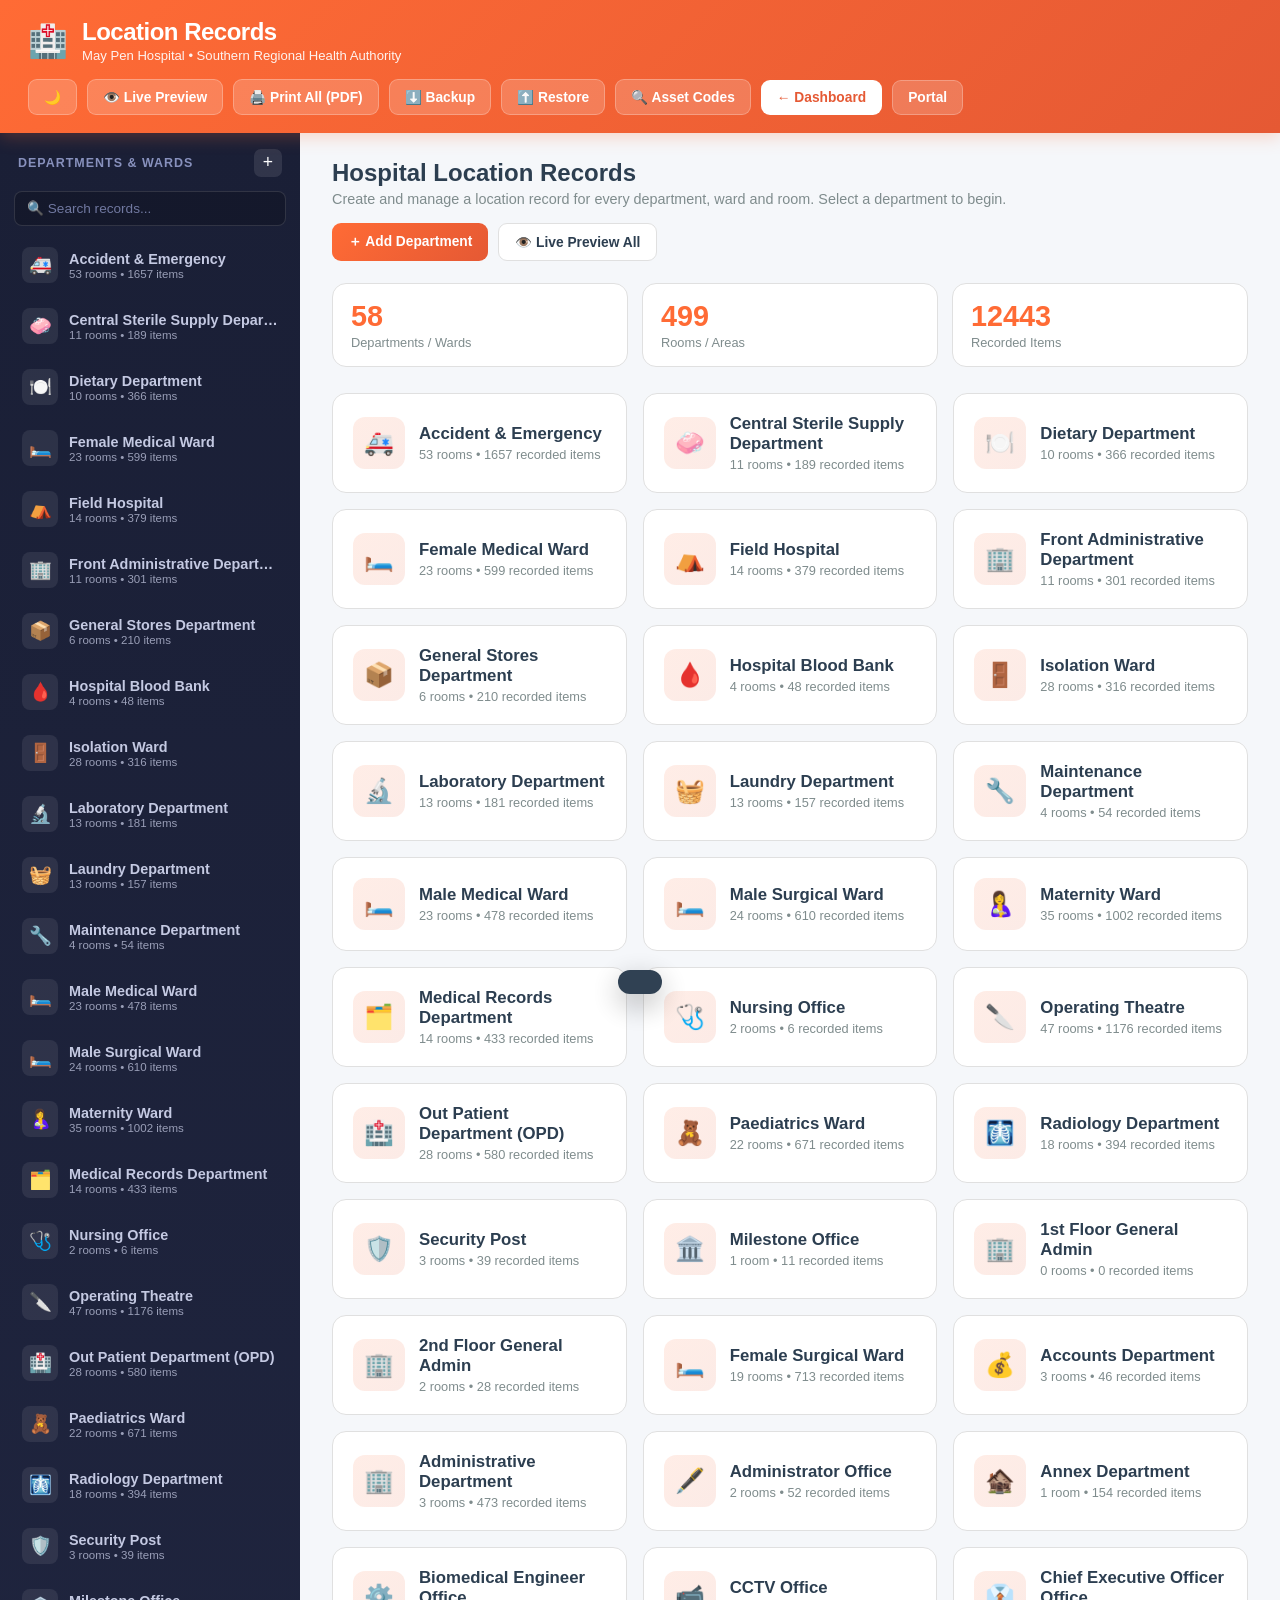
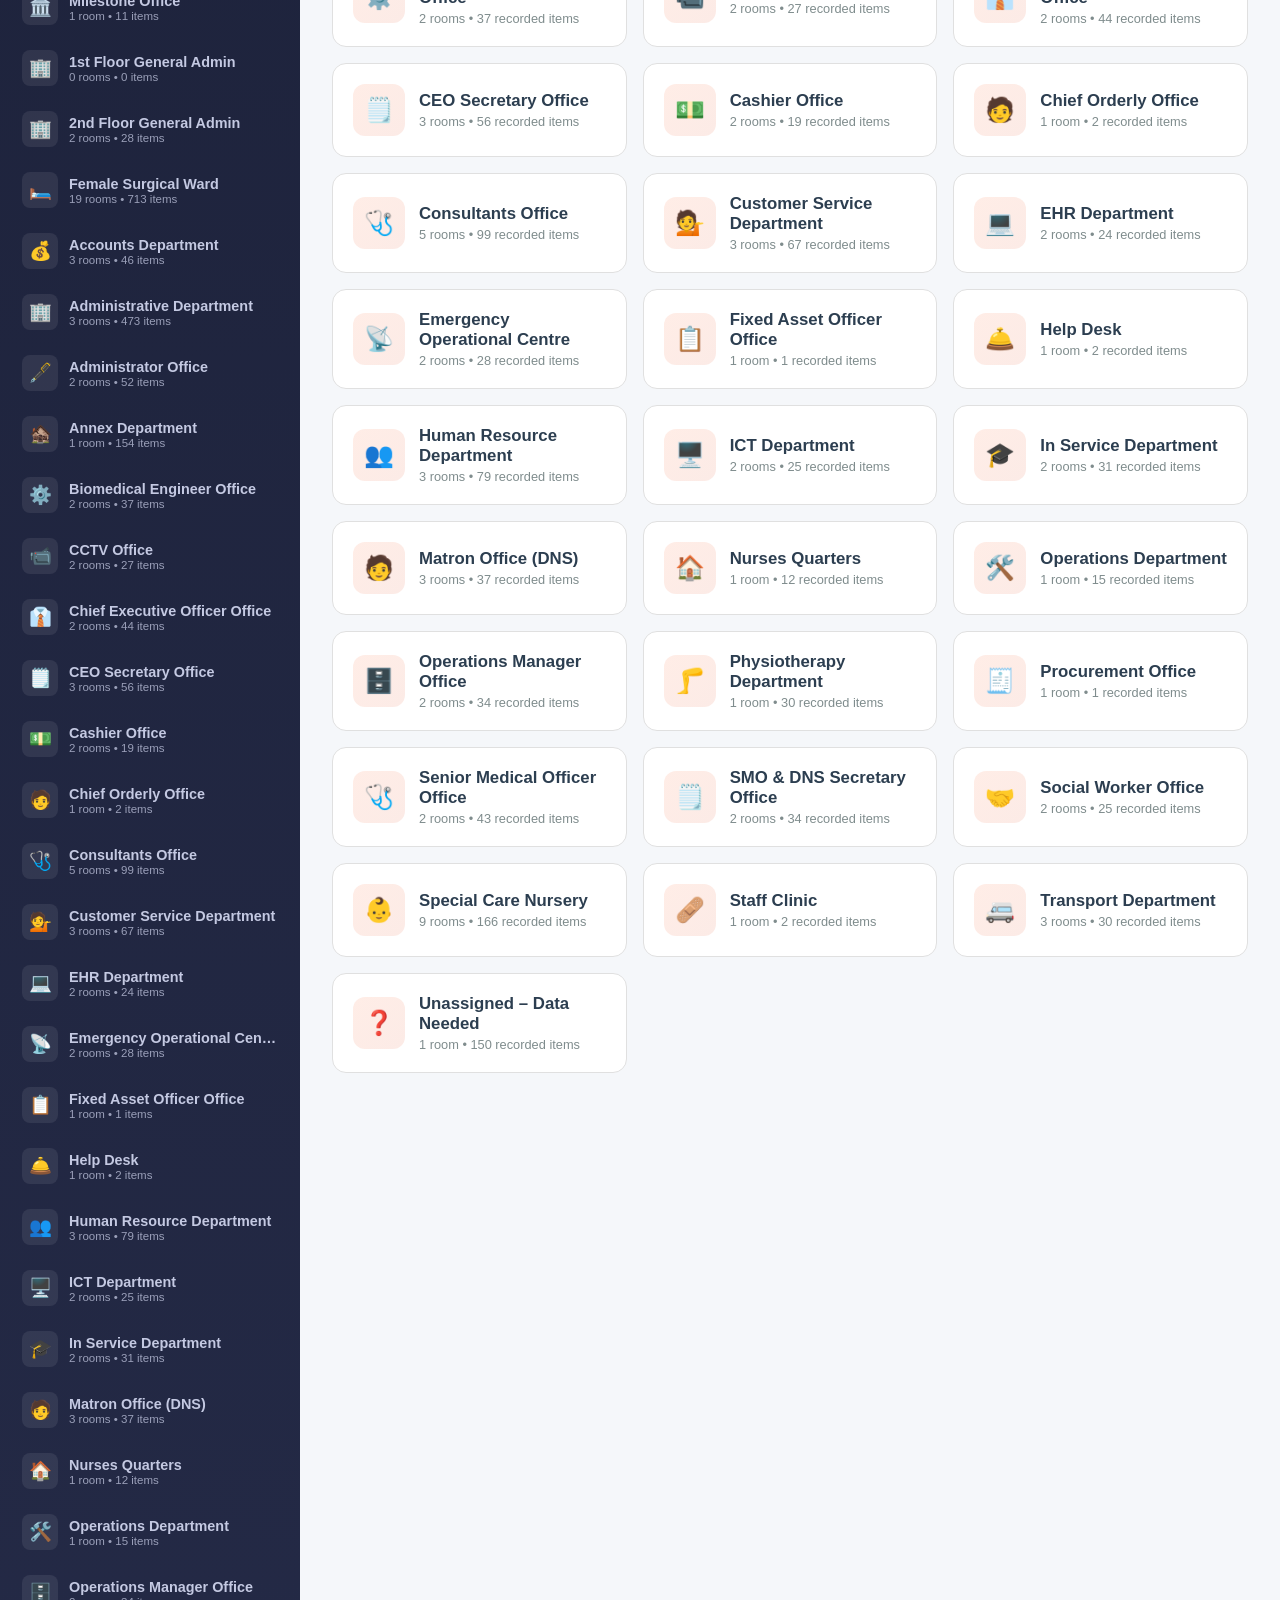
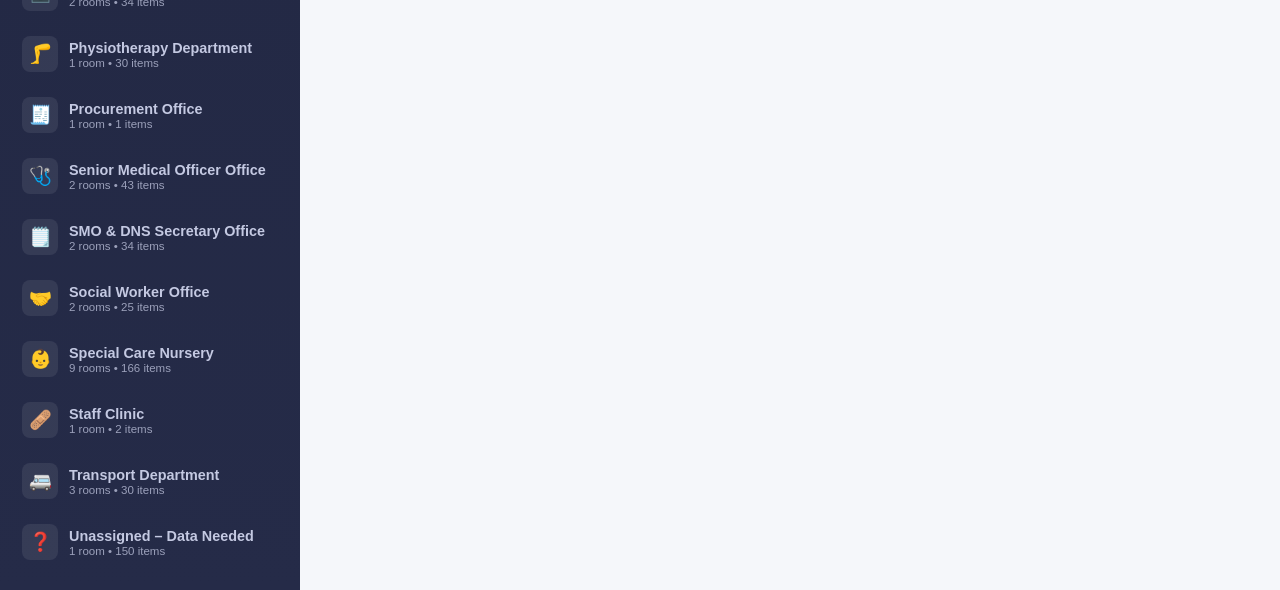
<file: locations.html>
<!DOCTYPE html>
<html lang="en">
<head>
    <meta charset="UTF-8">
    <meta name="viewport" content="width=device-width, initial-scale=1.0">
    <title>Location Records - May Pen Hospital</title>
    <style>
        :root {
            --primary-orange: #FF6B35;
            --dark-orange: #E55934;
            --primary-green: #2ECC71;
            --dark-green: #27AE60;
            --dark-gray: #2C3E50;
            --light-gray: #ECF0F1;
            --bg-primary: #f5f7fa;
            --bg-card: #ffffff;
            --text-primary: #2C3E50;
            --text-secondary: #7f8c8d;
            --border-color: #e0e0e0;
            --table-hover: #f8f9fa;
            --sidebar-bg-1: #1a1f36;
            --sidebar-bg-2: #252b48;
            --danger: #e74c3c;
            --info: #3498db;
            --shadow: rgba(0, 0, 0, 0.1);
        }

        /* Dark mode — matches the main dashboard (body.dark-mode swaps variables) */
        body.dark-mode {
            --bg-primary: #1a1a2e;
            --bg-card: #0f3460;
            --text-primary: #e0e0e0;
            --text-secondary: #a0a0a0;
            --border-color: #2d4059;
            --table-hover: #16213e;
            --light-gray: #16213e;
            --dark-gray: #16213e;
            --shadow: rgba(0, 0, 0, 0.3);
        }
        /* Dark-mode overrides for the few remaining tinted surfaces */
        body.dark-mode .add-tile:hover,
        body.dark-mode table.items-table td .cell-input:focus,
        body.dark-mode .icon-opt.sel { background: rgba(255,107,53,0.12); }
        body.dark-mode .assetcode-lookup:hover { background: var(--table-hover); }
        body.dark-mode .btn-danger:hover { background: rgba(231,76,60,0.15); }
        body.dark-mode .rec-footer-note { background: rgba(243,201,105,0.10); border-color: #6b5a2b; color: #d8c48a; }
        body.dark-mode .acp-badge { background: var(--table-hover); color: var(--text-primary); }
        body.dark-mode .ed-lh-title, body.dark-mode .ed-lh-tagline { color: #6cb6e6; }
        body.dark-mode .room-chip { background: var(--table-hover); color: var(--text-primary); }

        * { margin: 0; padding: 0; box-sizing: border-box; }

        /* Embedded inside the dashboard (index.html iframe): drop the
           navigation buttons that would duplicate the dashboard's chrome */
        body.embedded #navDashboardBtn,
        body.embedded #navPortalBtn { display: none; }

        body {
            font-family: 'Inter', -apple-system, BlinkMacSystemFont, 'Segoe UI', Roboto, sans-serif;
            background: var(--bg-primary);
            color: var(--text-primary);
            min-height: 100vh;
        }

        /* ===== Top Header ===== */
        .app-header {
            background: linear-gradient(135deg, var(--primary-orange) 0%, var(--dark-orange) 100%);
            color: #fff;
            padding: 18px 28px;
            box-shadow: 0 4px 16px rgba(255, 107, 53, 0.25);
            position: sticky;
            top: 0;
            z-index: 100;
        }
        .app-header-top {
            display: flex;
            align-items: center;
            justify-content: space-between;
            gap: 16px;
            flex-wrap: wrap;
        }
        .app-title-wrap { display: flex; align-items: center; gap: 14px; }
        .app-title-icon { font-size: 2rem; }
        .app-title { font-size: 1.5rem; font-weight: 700; letter-spacing: -0.5px; }
        .app-subtitle { font-size: 0.82rem; opacity: 0.92; margin-top: 2px; }
        .header-actions { display: flex; align-items: center; gap: 10px; flex-wrap: wrap; }
        .hbtn {
            background: rgba(255, 255, 255, 0.18);
            border: 1px solid rgba(255, 255, 255, 0.25);
            color: #fff;
            padding: 9px 15px;
            border-radius: 9px;
            cursor: pointer;
            font-size: 0.86rem;
            font-weight: 600;
            font-family: inherit;
            transition: all 0.2s;
            display: inline-flex;
            align-items: center;
            gap: 6px;
            text-decoration: none;
        }
        .hbtn:hover { background: rgba(255, 255, 255, 0.32); transform: translateY(-1px); }
        .hbtn.solid { background: var(--bg-card); color: var(--dark-orange); }
        .hbtn.solid:hover { background: #fff7f4; }

        /* ===== Layout ===== */
        .layout { display: flex; min-height: calc(100vh - 78px); }
        .dept-panel {
            width: 300px;
            background: linear-gradient(180deg, var(--sidebar-bg-1) 0%, var(--sidebar-bg-2) 100%);
            color: #c4c9e2;
            flex-shrink: 0;
            display: flex;
            flex-direction: column;
        }
        .dept-panel-header {
            padding: 16px 18px 10px;
            display: flex;
            align-items: center;
            justify-content: space-between;
        }
        .dept-panel-header h2 { font-size: 0.78rem; text-transform: uppercase; letter-spacing: 1px; color: #8891bd; }
        .dept-add-btn {
            background: rgba(255, 255, 255, 0.1);
            border: none; color: #fff;
            width: 28px; height: 28px; border-radius: 7px;
            cursor: pointer; font-size: 1.1rem; line-height: 1;
            display: flex; align-items: center; justify-content: center;
        }
        .dept-add-btn:hover { background: var(--primary-orange); }
        .dept-search {
            margin: 4px 14px 10px;
            padding: 9px 12px;
            border-radius: 8px;
            border: 1px solid rgba(255,255,255,0.12);
            background: rgba(0,0,0,0.2);
            color: #fff;
            font-size: 0.85rem;
            font-family: inherit;
        }
        .dept-search::placeholder { color: #7078a0; }
        .dept-list { flex: 1; overflow-y: auto; padding: 0 10px 16px; }
        .dept-item {
            display: flex; align-items: center; gap: 11px;
            padding: 11px 12px; border-radius: 10px;
            cursor: pointer; transition: all 0.15s; margin-bottom: 3px;
        }
        .dept-item:hover { background: rgba(255,255,255,0.07); color: #fff; }
        .dept-item.active {
            background: linear-gradient(135deg, var(--primary-orange) 0%, var(--dark-orange) 100%);
            color: #fff; box-shadow: 0 4px 12px rgba(255,107,53,0.3);
        }
        .dept-item-icon {
            width: 36px; height: 36px; border-radius: 8px; flex-shrink: 0;
            display: flex; align-items: center; justify-content: center;
            font-size: 1.15rem; background: rgba(255,255,255,0.08);
        }
        .dept-item.active .dept-item-icon { background: rgba(255,255,255,0.22); }
        .dept-item-body { flex: 1; min-width: 0; }
        .dept-item-name { font-size: 0.9rem; font-weight: 600; white-space: nowrap; overflow: hidden; text-overflow: ellipsis; }
        .dept-item-meta { font-size: 0.72rem; opacity: 0.75; margin-top: 1px; }

        .content { flex: 1; padding: 26px 32px; overflow-x: hidden; }

        /* ===== Cards / grids ===== */
        .breadcrumb { font-size: 0.85rem; color: var(--text-secondary); margin-bottom: 14px; }
        .breadcrumb a { color: var(--primary-orange); cursor: pointer; text-decoration: none; font-weight: 600; }
        .breadcrumb a:hover { text-decoration: underline; }

        .section-head {
            display: flex; align-items: flex-start; justify-content: space-between;
            gap: 16px; flex-wrap: wrap; margin-bottom: 22px;
        }
        .section-title { font-size: 1.5rem; font-weight: 700; }
        .section-desc { color: var(--text-secondary); font-size: 0.9rem; margin-top: 4px; }

        .btn {
            border: none; border-radius: 9px; padding: 10px 16px;
            font-size: 0.86rem; font-weight: 600; cursor: pointer;
            font-family: inherit; transition: all 0.2s;
            display: inline-flex; align-items: center; gap: 7px;
        }
        .btn-primary { background: linear-gradient(135deg, var(--primary-orange) 0%, var(--dark-orange) 100%); color: #fff; }
        .btn-primary:hover { transform: translateY(-1px); box-shadow: 0 6px 16px rgba(255,107,53,0.3); }
        .btn-green { background: linear-gradient(135deg, var(--primary-green) 0%, var(--dark-green) 100%); color: #fff; }
        .btn-green:hover { transform: translateY(-1px); box-shadow: 0 6px 16px rgba(46,204,113,0.3); }
        .btn-ghost { background: var(--bg-card); color: var(--text-primary); border: 1px solid var(--border-color); }
        .btn-ghost:hover { background: var(--table-hover); border-color: #cbd3da; }
        .btn-danger { background: var(--bg-card); color: var(--danger); border: 1px solid #f3c7c2; }
        .btn-danger:hover { background: #fdeeec; }
        .btn-sm { padding: 6px 11px; font-size: 0.78rem; }

        .card-grid { display: grid; grid-template-columns: repeat(auto-fill, minmax(260px, 1fr)); gap: 16px; }
        .room-card {
            background: var(--bg-card); border: 1px solid var(--border-color);
            border-radius: 14px; padding: 18px; cursor: pointer;
            transition: all 0.2s; position: relative; overflow: hidden;
        }
        .room-card::before {
            content: ''; position: absolute; left: 0; top: 0; bottom: 0; width: 5px;
            background: linear-gradient(180deg, var(--primary-orange), var(--dark-orange));
        }
        .room-card:hover { transform: translateY(-3px); box-shadow: 0 10px 26px rgba(0,0,0,0.1); border-color: var(--primary-orange); }
        .room-card h3 { font-size: 1rem; font-weight: 700; margin-bottom: 6px; padding-left: 4px; }
        .room-card .room-loc { font-size: 0.78rem; color: var(--text-secondary); padding-left: 4px; }
        .room-card-foot { display: flex; align-items: center; justify-content: space-between; margin-top: 14px; padding-left: 4px; }
        .room-chip {
            background: var(--light-gray); color: var(--dark-gray);
            font-size: 0.72rem; font-weight: 600; padding: 4px 9px; border-radius: 20px;
        }
        .room-chip.has-items { background: rgba(46,204,113,0.15); color: var(--dark-green); }

        .add-tile {
            background: var(--bg-card); border: 2px dashed var(--border-color); border-radius: 14px;
            padding: 18px; cursor: pointer; display: flex; flex-direction: column;
            align-items: center; justify-content: center; gap: 8px; min-height: 118px;
            color: var(--text-secondary); font-weight: 600; transition: all 0.2s;
        }
        .add-tile:hover { border-color: var(--primary-orange); color: var(--primary-orange); background: #fff8f5; }
        .add-tile .plus { font-size: 1.8rem; line-height: 1; }

        /* ===== In-location search (department view + record view) ===== */
        .loc-search-bar { display: flex; align-items: center; gap: 12px; flex-wrap: wrap; margin-bottom: 18px; }
        .loc-search-wrap { position: relative; flex: 1 1 260px; min-width: 220px; max-width: 480px; }
        .loc-search {
            width: 100%; padding: 10px 34px;
            border: 1px solid var(--border-color); border-radius: 10px;
            background: var(--bg-card); color: var(--text-primary);
            font-size: 0.9rem; font-family: inherit;
        }
        .loc-search:focus { outline: none; border-color: var(--primary-orange); box-shadow: 0 0 0 3px rgba(255,107,53,0.12); }
        .loc-search-icon { position: absolute; left: 11px; top: 50%; transform: translateY(-50%); font-size: 0.85rem; pointer-events: none; opacity: 0.75; }
        .loc-search-clear {
            position: absolute; right: 5px; top: 50%; transform: translateY(-50%);
            border: none; background: transparent; color: var(--text-secondary);
            cursor: pointer; font-size: 1rem; line-height: 1; padding: 5px 8px; border-radius: 7px;
        }
        .loc-search-clear:hover { background: var(--table-hover); color: var(--text-primary); }
        .loc-search-count { font-size: 0.8rem; color: var(--text-secondary); }

        .loc-hit-head {
            font-size: 0.75rem; text-transform: uppercase; letter-spacing: 1px;
            color: var(--text-secondary); font-weight: 700; margin: 26px 0 10px;
        }
        .loc-hit-list { display: flex; flex-direction: column; gap: 8px; }
        .loc-hit {
            background: var(--bg-card); border: 1px solid var(--border-color); border-radius: 11px;
            padding: 11px 14px; cursor: pointer; transition: all 0.15s;
            display: flex; gap: 14px; align-items: center; flex-wrap: wrap;
        }
        .loc-hit:hover { border-color: var(--primary-orange); background: var(--table-hover); }
        .loc-hit-main { flex: 1 1 200px; min-width: 0; }
        .loc-hit-title { font-weight: 600; font-size: 0.92rem; }
        .loc-hit-sub { font-size: 0.78rem; color: var(--text-secondary); margin-top: 3px; }
        .loc-hit-code {
            font-size: 0.76rem; font-weight: 700; color: var(--primary-orange);
            font-family: 'Courier New', monospace; white-space: nowrap;
        }
        .loc-hit mark, .room-card mark { background: rgba(255,107,53,0.28); color: inherit; border-radius: 3px; padding: 0 1px; }
        .loc-more { padding: 10px 4px 0; font-size: 0.8rem; color: var(--text-secondary); }
        .no-hits { padding: 30px 20px; text-align: center; color: var(--text-secondary); font-size: 0.9rem; }

        /* Row filter inside an open location record */
        .rec-search-bar { display: flex; align-items: center; gap: 12px; flex-wrap: wrap; margin-bottom: 12px; }

        .empty-state { text-align: center; padding: 60px 20px; color: var(--text-secondary); }
        .empty-state .big { font-size: 3rem; margin-bottom: 10px; }

        /* Dashboard stat tiles */
        .stat-row { display: grid; grid-template-columns: repeat(auto-fit, minmax(160px, 1fr)); gap: 14px; margin-bottom: 26px; }
        .stat-tile { background: var(--bg-card); border: 1px solid var(--border-color); border-radius: 14px; padding: 16px 18px; }
        .stat-tile .num { font-size: 1.8rem; font-weight: 800; color: var(--primary-orange); }
        .stat-tile .lbl { font-size: 0.8rem; color: var(--text-secondary); margin-top: 2px; }

        .dept-overview-grid { display: grid; grid-template-columns: repeat(auto-fill, minmax(280px, 1fr)); gap: 16px; }
        .dept-overview-card {
            background: var(--bg-card); border: 1px solid var(--border-color); border-radius: 14px;
            padding: 20px; cursor: pointer; transition: all 0.2s; display: flex; gap: 14px; align-items: center;
        }
        .dept-overview-card:hover { transform: translateY(-3px); box-shadow: 0 10px 26px rgba(0,0,0,0.1); border-color: var(--primary-orange); }
        .dept-overview-icon {
            width: 52px; height: 52px; border-radius: 12px; flex-shrink: 0;
            display: flex; align-items: center; justify-content: center; font-size: 1.5rem;
            background: linear-gradient(135deg, rgba(255,107,53,0.12), rgba(229,89,52,0.12));
        }
        .dept-overview-card h3 { font-size: 1.05rem; font-weight: 700; }
        .dept-overview-card p { font-size: 0.8rem; color: var(--text-secondary); margin-top: 3px; }

        /* ===== Record editor (matches PDF form) ===== */
        .record-toolbar { display: flex; gap: 10px; flex-wrap: wrap; margin-bottom: 18px; }
        .record-sheet {
            background: var(--bg-card); border: 1px solid var(--border-color); border-radius: 14px;
            box-shadow: 0 4px 20px rgba(0,0,0,0.06); max-width: 900px; margin: 0 auto;
            padding: 40px 46px;
        }
        .ed-letterhead { display: flex; align-items: center; justify-content: space-between; gap: 16px; padding-bottom: 16px; margin-bottom: 18px; border-bottom: 2px solid var(--light-gray); }
        .ed-letterhead img { height: 54px; width: auto; }
        .ed-letterhead .ed-lh-srha { height: 50px; }
        .ed-lh-text { flex: 1; text-align: center; }
        .ed-lh-title { font-size: 1.15rem; font-weight: 800; color: #1F6FB2; line-height: 1.15; }
        .ed-lh-tagline { font-size: 0.78rem; font-weight: 700; color: #1F6FB2; margin-top: 3px; }
        .rec-title { text-align: center; font-size: 1.3rem; font-weight: 700; letter-spacing: 1px; margin-bottom: 22px; }
        .rec-fields { margin-bottom: 22px; }
        .rec-field-row { display: flex; align-items: center; gap: 10px; margin-bottom: 12px; }
        .rec-field-row label { font-weight: 700; min-width: 170px; font-size: 0.92rem; }
        .rec-field-row input {
            flex: 1; border: none; border-bottom: 1px solid var(--border-color); padding: 5px 4px;
            font-size: 0.92rem; font-family: inherit; color: var(--text-primary); background: transparent;
        }
        .rec-field-row input:focus { outline: none; border-bottom-color: var(--primary-orange); }

        /* Horizontal scroll wrapper so the 5-column table is reachable on mobile */
        .items-table-scroll { overflow-x: auto; -webkit-overflow-scrolling: touch; margin-top: 6px; }
        table.items-table { width: 100%; min-width: 620px; border-collapse: collapse; }
        table.items-table th {
            background: var(--dark-gray); color: #fff; text-align: left;
            padding: 9px 10px; font-size: 0.84rem; font-weight: 600; border: 1px solid var(--dark-gray);
        }
        table.items-table td { border: 1px solid var(--border-color); padding: 0; vertical-align: top; }
        table.items-table td .cell-input {
            width: 100%; border: none; padding: 8px 10px; font-size: 0.86rem;
            font-family: inherit; background: transparent; color: var(--text-primary); resize: none;
            min-height: 38px; line-height: 1.35;
        }
        table.items-table td .cell-input:focus { outline: 2px solid rgba(255,107,53,0.35); outline-offset: -2px; background: #fff8f5; }
        table.items-table tr:nth-child(even) td { background: var(--table-hover); }
        .col-num { width: 34px; text-align: center; color: var(--text-secondary); font-size: 0.8rem; padding: 8px 4px !important; }
        .col-act { width: 40px; text-align: center; }
        /* Written off at Board of Survey: the row stays (the sheet records
           what was surveyed in that room) but must never read as live stock. */
        table.items-table tr.row-boarded td { opacity: 0.62; }
        table.items-table tr.row-boarded td .cell-input { text-decoration: line-through; }
        .bos-badge {
            display: inline-block; margin-left: 4px; padding: 0 4px;
            background: var(--danger); color: #fff; border-radius: 3px;
            font-size: 0.62rem; font-weight: 700; letter-spacing: 0.3px;
            vertical-align: middle; text-decoration: none;
        }
        .col-item { width: 22%; }
        .col-desc { width: 34%; }
        .col-code { width: 20%; }
        .col-remarks { width: 20%; }
        .row-del { background: none; border: none; color: var(--danger); cursor: pointer; font-size: 1rem; opacity: 0.6; padding: 8px; }
        .row-del:hover { opacity: 1; }
        .row-move { background: none; border: none; cursor: pointer; font-size: 0.95rem; opacity: 0.6; padding: 8px; }
        .row-move:hover { opacity: 1; }
        /* Move-item picker */
        .move-modal-list { max-height: 46vh; overflow-y: auto; border: 1px solid var(--border-color); border-radius: 10px; margin-top: 8px; text-align: left; }
        .move-dept-row { display: flex; align-items: center; gap: 8px; padding: 8px 12px; cursor: pointer; background: rgba(255,107,53,0.06); border-bottom: 1px solid var(--border-color); font-weight: 600; font-size: 0.85rem; }
        .move-room-row { display: flex; align-items: center; gap: 8px; padding: 7px 12px 7px 32px; cursor: pointer; border-bottom: 1px solid rgba(0,0,0,0.05); font-size: 0.82rem; }
        .move-room-row:hover, .move-opt-row:hover { background: rgba(255,107,53,0.08); }
        .move-opt-row { padding: 7px 12px 7px 32px; cursor: pointer; border-bottom: 1px solid rgba(0,0,0,0.05); font-size: 0.78rem; color: #d2691e; }
        /* Asset Code cell: textarea + lookup button */
        .assetcode-cell { display: flex; align-items: stretch; }
        .assetcode-cell .cell-input { flex: 1; }
        .assetcode-lookup { background: none; border: none; border-left: 1px solid var(--border-color); cursor: pointer; font-size: 0.9rem; padding: 0 8px; opacity: 0.65; }
        .assetcode-lookup:hover { opacity: 1; background: #f0f4f8; }
        /* Asset code lookup pop-up */
        .acp-overlay { position: fixed; inset: 0; background: rgba(20,25,45,0.55); backdrop-filter: blur(2px); display: none; align-items: center; justify-content: center; z-index: 2000; padding: 20px; }
        .acp-overlay.open { display: flex; }
        .acp-box { background: var(--bg-card); border-radius: 16px; width: 100%; max-width: 620px; box-shadow: 0 24px 60px rgba(0,0,0,0.3); overflow: hidden; display: flex; flex-direction: column; max-height: 88vh; }
        .acp-head { background: linear-gradient(135deg, #16a085, #1abc9c); color: #fff; padding: 16px 20px; display: flex; justify-content: space-between; align-items: center; }
        .acp-head h3 { margin: 0; font-size: 1.1rem; }
        .acp-close { background: none; border: none; color: #fff; font-size: 1.5rem; cursor: pointer; opacity: 0.85; }
        .acp-close:hover { opacity: 1; }
        .acp-body { padding: 18px 20px; overflow: hidden; display: flex; flex-direction: column; }
        .acp-search { width: 100%; padding: 10px 12px; border: 1px solid var(--border-color); border-radius: 10px; font-size: 0.9rem; margin-bottom: 8px; }
        .acp-hint { font-size: 0.8rem; color: var(--text-secondary); margin: 0 0 10px; }
        .acp-list { overflow-y: auto; border: 1px solid rgba(0,0,0,0.08); border-radius: 10px; }
        .acp-row { display: flex; justify-content: space-between; gap: 10px; align-items: center; padding: 9px 14px; cursor: pointer; border-bottom: 1px solid rgba(0,0,0,0.05); }
        .acp-row:hover { background: rgba(26,188,156,0.10); }
        .acp-badge { font-size: 0.72rem; background: #e8f0f5; color: #2c3e50; border-radius: 6px; padding: 2px 7px; }
        .acp-badge.new { background: linear-gradient(135deg, #8e44ad, #9b59b6); color: #fff; }
        .add-row-btn { margin-top: 12px; }
        .rec-footer-note {
            margin-top: 26px; padding: 14px 16px; border: 1px solid #e6d3b3; background: #fdf6e3;
            border-radius: 8px; font-size: 0.82rem; font-style: italic; color: #8a6d3b; line-height: 1.5;
        }
        .save-hint { font-size: 0.8rem; color: var(--text-secondary); }
        .save-hint.saved { color: var(--dark-green); font-weight: 600; }

        /* ===== Modal ===== */
        .modal-overlay {
            position: fixed; inset: 0; background: rgba(20,25,45,0.55); backdrop-filter: blur(2px);
            display: none; align-items: center; justify-content: center; z-index: 1000; padding: 20px;
        }
        .modal-overlay.open { display: flex; }
        .modal {
            background: var(--bg-card); border-radius: 16px; width: 100%; max-width: 460px;
            padding: 26px; box-shadow: 0 24px 60px rgba(0,0,0,0.3);
        }
        .modal h3 { font-size: 1.2rem; margin-bottom: 6px; }
        .modal p.sub { color: var(--text-secondary); font-size: 0.85rem; margin-bottom: 18px; }
        .modal label { display: block; font-size: 0.82rem; font-weight: 600; margin: 14px 0 6px; }
        .modal input, .modal select, .modal textarea {
            width: 100%; padding: 10px 12px; border: 1px solid var(--border-color);
            border-radius: 9px; font-size: 0.9rem; font-family: inherit;
        }
        .modal input:focus, .modal select:focus, .modal textarea:focus { outline: none; border-color: var(--primary-orange); }
        .icon-picker { display: flex; flex-wrap: wrap; gap: 8px; margin-top: 4px; }
        .icon-opt { width: 42px; height: 42px; border-radius: 10px; border: 2px solid var(--border-color); background: var(--bg-card); font-size: 1.3rem; cursor: pointer; }
        .icon-opt.sel { border-color: var(--primary-orange); background: #fff3ee; }
        .modal-actions { display: flex; gap: 10px; justify-content: flex-end; margin-top: 24px; }

        /* Toast */
        .toast {
            position: fixed; bottom: 26px; left: 50%; transform: translateX(-50%) translateY(120px);
            background: var(--dark-gray); color: #fff; padding: 12px 22px; border-radius: 30px;
            font-size: 0.88rem; font-weight: 600; box-shadow: 0 10px 30px rgba(0,0,0,0.3);
            z-index: 2000; transition: transform 0.3s; opacity: 0.98;
        }
        .toast.show { transform: translateX(-50%) translateY(0); }
        .toast.success { background: var(--dark-green); }
        .toast.error { background: var(--danger); }

        /* ===== Print / Preview =====
           Reproduces the official SRHA "LOCATION RECORD" form (US Letter).
           The header info (Location/Room Title/…) is a bordered <div>, NOT a
           table. On a multi-page record the whole header block reprints on
           every page via a position:fixed running header (see printRecords). */
        #printArea { display: none; }
        .print-record {
            font-family: Cambria, 'Times New Roman', Georgia, serif;
            color: #000; background: var(--bg-card);
        }
        /* --- Running header: letterhead + title + info box --- */
        .print-record .pr-runhead { background: var(--bg-card); }
        .print-record .pr-letterhead {
            display: flex; align-items: center; justify-content: space-between; gap: 12px;
        }
        .print-record .pr-lh-moh { height: 60px; width: auto; }
        .print-record .pr-lh-srha { height: 56px; width: auto; }
        .print-record .pr-lh-text { flex: 1; text-align: center; }
        .print-record .pr-lh-title { font-size: 18pt; font-weight: bold; color: #135E9E; line-height: 1.1; white-space: nowrap; }
        .print-record .pr-lh-tagline { font-size: 10pt; font-weight: bold; color: #135E9E; margin-top: 5px; }
        .print-record .pr-title { text-align: center; font-size: 12pt; font-weight: bold; margin: 22px 0 0; }
        /* Header info box (a div, not a table) — no bottom border so it joins the grid */
        .print-record .pr-infobox { border: 1px solid #000; border-bottom: none; padding: 14px 14px 4px; margin-top: 10px; }
        .print-record .pr-field { font-size: 12pt; margin-bottom: 17px; }
        .print-record .pr-field .k { font-weight: bold; }
        /* --- Item grid --- */
        .print-record table.pr-items { width: 100%; border-collapse: collapse; }
        .print-record table.pr-items thead { display: table-header-group; }
        .print-record table.pr-items th,
        .print-record table.pr-items td { border: 1px solid #000; padding: 5px 7px; font-size: 11pt; text-align: left; vertical-align: top; }
        .print-record table.pr-items th { font-weight: bold; }
        .print-record .pr-note {
            margin-top: 26px; margin-left: 16px; font-style: italic; font-weight: bold;
            font-size: 11.5pt; line-height: 1.45; max-width: 80%;
        }

        /* Preview modal (on-screen live preview) */
        .preview-overlay {
            position: fixed; inset: 0; background: rgba(20,25,45,0.6); z-index: 1500;
            display: none; flex-direction: column; padding: 0;
        }
        .preview-overlay.open { display: flex; }
        .preview-bar {
            background: var(--dark-gray); color: #fff; padding: 12px 22px;
            display: flex; align-items: center; justify-content: space-between; gap: 14px; flex-wrap: wrap;
        }
        .preview-bar h3 { font-size: 1.05rem; }
        .preview-scroll { flex: 1; overflow-y: auto; padding: 26px; }
        /* US Letter page proportions for on-screen preview */
        .preview-page {
            background: var(--bg-card); width: 8.5in; max-width: 100%; margin: 0 auto 24px;
            padding: 0.85in 0.9in; box-shadow: 0 6px 24px rgba(0,0,0,0.3); box-sizing: border-box;
        }
        .preview-page .pr-pagefoot { text-align: center; font-size: 9pt; margin-top: 22px; font-family: Cambria, serif; }

        @media (max-width: 820px) {
            .dept-panel { width: 100%; position: static; }
            .layout { flex-direction: column; }
            .dept-list { max-height: 220px; }
            .record-sheet { padding: 24px 18px; }
            .rec-field-row { flex-direction: column; align-items: flex-start; gap: 4px; }
            .rec-field-row label { min-width: 0; }
            .rec-field-row input { width: 100%; }
        }

        @media print {
            /* Hide the app chrome; only the record(s) print. */
            body > *:not(#printArea) { display: none !important; }
            #printArea { display: block !important; }
            .print-record { page-break-after: always; }
            .print-record:last-child { page-break-after: auto; }
            /* Item column headers reprint on each page of a long record. */
            .print-record table.pr-items thead { display: table-header-group; }
            @page {
                size: Letter; margin: 0.85in 0.9in 0.7in 0.9in;
                @bottom-center { content: "Page " counter(page) " of " counter(pages); font-family: Cambria, serif; font-size: 9pt; }
            }
        }

        /* ============================================
           MOBILE UI IMPROVEMENTS
           ============================================ */
        @media (max-width: 768px) {
            /* Keep form controls at 16px so iOS Safari doesn't zoom on focus */
            input[type="text"], input[type="search"], input[type="number"],
            input[type="date"], select, textarea {
                font-size: 16px !important;
            }

            /* Comfortable touch targets */
            .btn {
                min-height: 44px;
            }

            /* Momentum scrolling for the department list */
            .dept-list {
                -webkit-overflow-scrolling: touch;
                overscroll-behavior: contain;
            }

            /* Give the item table room to breathe rather than crushing
               every word onto its own line inside a narrow column.
               table-layout: fixed so the column percentages below actually
               hold — under auto layout the browser hands the space to
               whichever column has the longest words, which starved the
               Asset Code column until "MPH/AE/591/01" broke over 3 lines. */
            .items-table-scroll { overscroll-behavior-x: contain; }
            table.items-table { min-width: 720px; table-layout: fixed; }
            table.items-table th { padding: 8px 8px; }
            table.items-table td .cell-input { padding: 8px 8px; }
            /* Asset Code is widened to pay for the two lookup buttons that
               share the cell with the code itself. */
            .col-item { width: 19%; }
            .col-desc { width: 29%; }
            .col-code { width: 28%; }
            .col-remarks { width: 24%; }
            .assetcode-lookup { padding: 0 6px; }
        }

        /* ============================================
           PHONES — the 5-column form does not fit a phone at any
           column width, so each item becomes a stacked card with its
           column name as the label. No horizontal scrolling, and every
           field gets the full width of the sheet.
           ============================================ */
        @media (max-width: 640px) {
            .record-sheet { padding: 18px 12px; }
            .items-table-scroll { overflow-x: visible; }

            table.items-table,
            table.items-table tbody,
            table.items-table tr,
            table.items-table td { display: block; width: auto; }
            .col-item, .col-desc, .col-code, .col-remarks { width: auto; }
            table.items-table { min-width: 0; border-collapse: separate; border-spacing: 0; }
            table.items-table thead { display: none; }

            table.items-table tr {
                border: 1px solid var(--border-color);
                border-radius: 10px;
                margin-bottom: 12px;
                padding: 6px 10px 10px;
                background: var(--bg-card);
                position: relative;
            }
            table.items-table tr:nth-child(even) td { background: transparent; }
            table.items-table tr:nth-child(even) { background: var(--table-hover); }

            table.items-table td { border: none; padding: 6px 0 0; }
            table.items-table td::before {
                content: attr(data-label);
                display: block;
                font-size: 0.7rem;
                font-weight: 700;
                letter-spacing: 0.4px;
                text-transform: uppercase;
                color: var(--text-secondary);
                margin-bottom: 3px;
            }
            table.items-table td .cell-input {
                border: 1px solid var(--border-color);
                border-radius: 8px;
                padding: 9px 10px;
                min-height: 44px;
            }

            /* Row number sits as a badge in the card header; the row
               actions sit beside it instead of in a 40px column. */
            table.items-table td.col-num {
                width: auto; text-align: left; padding: 2px 0 0 !important;
                font-size: 0.78rem; font-weight: 700; color: var(--text-secondary);
            }
            table.items-table td.col-num::before { content: "#"; display: inline; margin: 0; }
            table.items-table td.col-act {
                position: absolute; top: 4px; right: 6px;
                width: auto; padding: 0;
            }
            table.items-table td.col-act::before { display: none; }
            table.items-table td.col-act .row-move,
            table.items-table td.col-act .row-del { font-size: 1.05rem; opacity: 0.75; padding: 8px 6px; }

            /* Asset Code keeps its lookup buttons, sized for a thumb */
            .assetcode-cell {
                border: 1px solid var(--border-color); border-radius: 8px; overflow: hidden;
            }
            .assetcode-cell .cell-input { border: none; border-radius: 0; }
            .assetcode-lookup { padding: 0 12px; font-size: 1rem; }

            .add-row-btn { width: 100%; min-height: 44px; }
        }
    </style>
  <script>/* Offline copy of the site (sw.js) */ if ('serviceWorker' in navigator) navigator.serviceWorker.register('sw.js').catch(function () {});</script>
    <script src="view-only.js"></script>
    <script src="back-nav.js" defer></script>
</head>
<body>
    <!-- ===== Header ===== -->
    <header class="app-header">
        <div class="app-header-top">
            <div class="app-title-wrap">
                <span class="app-title-icon">🏥</span>
                <div>
                    <div class="app-title">Location Records</div>
                    <div class="app-subtitle">May Pen Hospital • Southern Regional Health Authority</div>
                </div>
            </div>
            <div class="header-actions">
                <button class="hbtn" id="locThemeToggle" onclick="toggleLocTheme()" title="Toggle dark mode">🌙</button>
                <button class="hbtn" onclick="openPreview('all')" title="Live preview of every department record">👁️ Live Preview</button>
                <button class="hbtn" onclick="printRecords('all')" title="Print / Save all records as PDF">🖨️ Print All (PDF)</button>
                <button class="hbtn" onclick="exportData()" title="Download a backup of all records">⬇️ Backup</button>
                <button class="hbtn" onclick="document.getElementById('importFile').click()" title="Restore records from a backup file">⬆️ Restore</button>
                <input type="file" id="importFile" accept="application/json" style="display:none" onchange="importData(event)">
                <button class="hbtn" onclick="openLocAssetCodePicker(null)" title="Browse the standard asset code reference">🔍 Asset Codes</button>
                <a class="hbtn solid" id="navDashboardBtn" href="index.html">← Dashboard</a>
                <a class="hbtn" id="navPortalBtn" href="portal.html">Portal</a>
            </div>
        </div>
    </header>

    <div class="layout">
        <!-- ===== Department panel ===== -->
        <aside class="dept-panel">
            <div class="dept-panel-header">
                <h2>Departments &amp; Wards</h2>
                <button class="dept-add-btn" title="Add department" onclick="openDeptModal()">+</button>
            </div>
            <input type="text" class="dept-search" id="deptSearch" placeholder="🔍 Search records..." oninput="onSearch()">
            <div class="dept-list" id="deptList"></div>
        </aside>

        <!-- ===== Main content ===== -->
        <main class="content" id="content"></main>
    </div>

    <!-- Hidden print target -->
    <div id="printArea"></div>

    <!-- ===== Live preview overlay ===== -->
    <div class="preview-overlay" id="previewOverlay">
        <div class="preview-bar">
            <h3 id="previewTitle">Live Preview</h3>
            <div style="display:flex; gap:10px;">
                <button class="btn btn-green" id="previewPrintBtn" onclick="printFromPreview()">🖨️ Print / Save PDF</button>
                <button class="btn btn-ghost" onclick="closePreview()">✕ Close</button>
            </div>
        </div>
        <div class="preview-scroll" id="previewScroll"></div>
    </div>

    <!-- ===== Generic modal ===== -->
    <div class="modal-overlay" id="modalOverlay">
        <div class="modal" id="modalBox"></div>
    </div>

    <div class="toast" id="toast"></div>

    <!-- ===== Asset code lookup pop-up ===== -->
    <div class="acp-overlay" id="acpOverlay">
        <div class="acp-box">
            <div class="acp-head">
                <h3>🔍 Asset Code Reference</h3>
                <button class="acp-close" onclick="closeLocPicker()" title="Close">&times;</button>
            </div>
            <div class="acp-body">
                <input type="text" class="acp-search" id="acpSearch" placeholder="Search by code or description..." oninput="renderLocPickerList()">
                <p class="acp-hint" id="acpHint"></p>
                <div class="acp-list" id="acpList" style="max-height:52vh;"></div>
            </div>
        </div>
    </div>

    <!-- Letterhead logos for the official Location Record form -->
    <script src="locations-assets.js"></script>
    <!-- Seed data (departments & rooms scaffolded from the hospital records) -->
    <script src="locations-seed.js"></script>
    <!-- Shared asset code reference (same list as the Asset Manager dashboard) -->
    <script src="asset-codes.js"></script>
    <script src="asset-normalizer.js"></script>

    <script>
    /* ---- shared dark-mode theme (persists across the app) ---- */
    function _syncLocThemeIcon() {
        var b = document.getElementById('locThemeToggle');
        if (b) b.textContent = document.body.classList.contains('dark-mode') ? '☀️' : '🌙';
    }
    function toggleLocTheme() {
        document.body.classList.toggle('dark-mode');
        if (window.mphSaveTheme) window.mphSaveTheme();
        _syncLocThemeIcon();
    }
    if (window.mphApplySavedTheme) window.mphApplySavedTheme();
    document.addEventListener('DOMContentLoaded', function () {
        if (window.mphApplySavedTheme) window.mphApplySavedTheme();
        _syncLocThemeIcon();
    });

    /* ============================================================
       LOCATION RECORDS  —  May Pen Hospital
       Data model (localStorage key: hospitalLocationRecords)
       {
         departments: [
           { id, name, icon, location, note,
             rooms: [
               { id, title, verifiedBy, dateUpdated, note,
                 items: [ { id, item, description, assetCode, remarks } ] }
             ] }
         ]
       }
    ============================================================ */

    const STORAGE_KEY = 'hospitalLocationRecords';
    const APPROVAL_NOTE = 'Approval should be sought from Inventory and Fixed Asset Manager/ Officer concerning relocation/transfers from this department/location before the item is moved.';
    const MIN_PRINT_ROWS = 12; // blank rows to match the official one-page form

    // Official SRHA letterhead used at the top of every printed/preview record
    function letterheadHtml() {
        const moh = (typeof LOGO_MOH !== 'undefined') ? LOGO_MOH : '';
        const srha = (typeof LOGO_SRHA !== 'undefined') ? LOGO_SRHA : '';
        return `
        <div class="pr-letterhead">
            <img class="pr-lh-moh" src="${moh}" alt="Ministry of Health &amp; Wellness">
            <div class="pr-lh-text">
                <div class="pr-lh-title">Southern Regional Health Authority</div>
                <div class="pr-lh-tagline"><b>C</b>ompassion | <b>A</b>ccountability | <b>R</b>espect | <b>E</b>fficiency</div>
            </div>
            <img class="pr-lh-srha" src="${srha}" alt="SRHA">
        </div>`;
    }

    let db = { departments: [] };
    let selectedDeptId = null;
    let selectedRoomId = null;
    let searchTerm = '';        // sidebar box — filters the department list
    let deptViewTerm = '';      // department view — searches that location's rooms & items
    let roomViewTerm = '';      // open record — filters the rows of that room

    /* ---------- ID helper ---------- */
    function uid(prefix) { return (prefix || 'id') + '_' + Date.now().toString(36) + '_' + Math.random().toString(36).slice(2, 7); }

    /* ---------- Persistence ---------- */
    function save() {
        db.lastModified = new Date().toISOString();
        let ok = false;
        if (window.mphSaveLocationRecords) {
            ok = window.mphSaveLocationRecords(db);
        } else {
            try { localStorage.setItem(STORAGE_KEY, JSON.stringify(db)); ok = true; } catch (e) {}
        }
        if (!ok) warnNotSaved();
        // Flag the change for the dashboard's cloud auto-sync (index.html
        // checks this key and uploads location records with the next sync,
        // even when the edit happened on this standalone page).
        try { localStorage.setItem(STORAGE_KEY + 'Dirty', '1'); } catch (e) {}
        // When embedded in the dashboard, tell it immediately.
        try {
            if (window.parent && window.parent !== window) {
                window.parent.postMessage({ type: 'mph-location-records-updated' }, window.location.origin);
            }
        } catch (e) { /* ignore */ }
    }
    // Never fail silently: a change is on screen but did NOT persist — losing
    // it on reload without warning is data loss. Fired synchronously when a
    // save can't be written, and asynchronously when the IndexedDB write later
    // rejects (registered below) so the optimistic return can't hide a failure.
    function warnNotSaved() {
        toast('⚠️ NOT SAVED — browser storage is full', 'error');
        if (!window._mphStorageFullWarned) {
            window._mphStorageFullWarned = true;
            try {
                alert('⚠️ Your browser storage is full — this change could NOT be saved.\n\n' +
                      'Click "Backup" now to download a copy of your records so nothing is lost, ' +
                      'then reload the page. If this keeps happening, clear old site data for this ' +
                      'site (or use another browser profile) and restore from your backup.');
            } catch (e) {}
        }
    }
    if (window.mphOnLocationSaveError) window.mphOnLocationSaveError(warnNotSaved);
    const SEED_VERSION_KEY = 'hospitalLocationRecordsSeedVersion';
    function currentSeedVersion() {
        return (typeof LOCATIONS_SEED_VERSION !== 'undefined') ? String(LOCATIONS_SEED_VERSION) : '1';
    }
    function load() {
        // Records live in the shared IndexedDB-backed store (loaded before
        // this runs); the accessor also covers the legacy localStorage copy.
        db = (window.mphGetLocationRecordsAny && window.mphGetLocationRecordsAny()) || null;
        const raw = db ? JSON.stringify(db) : null;   // pre-upgrade snapshot for the safety backup
        if (!db || !Array.isArray(db.departments)) db = { departments: [] };
        const storedVersion = localStorage.getItem(SEED_VERSION_KEY);
        const needSeed = db.departments.length === 0;
        // Refresh cached seed data when a newer seed ships. This is what makes
        // updated departments/rooms appear for users whose browser still holds
        // an older seed. The seed is MERGED into whatever the user already has
        // (rooms/items matched by id, title and asset code) — user records are
        // never replaced and never lost.
        const seedOutdated = storedVersion !== currentSeedVersion();
        if ((needSeed || seedOutdated) && typeof SEED_DEPARTMENTS === 'function') {
            // Preserve whatever was stored before, as a one-time safety backup.
            // Old backups are pruned first — each one is as big as the live
            // records, and stacking them exhausts the localStorage quota,
            // which then makes every save of a new record fail.
            if (raw && seedOutdated) {
                if (window.mphPruneLocationBackups) window.mphPruneLocationBackups(0);
                try { localStorage.setItem(STORAGE_KEY + '_backup_v' + (storedVersion || '1'), raw); } catch (e) {}
            }
            if (needSeed) {
                // Nothing came back from storage: any safety copy kept on this computer comes first (the
                // merge keeps what it starts from), then the built-in records fill in the rest — so a storage
                // hiccup can never leave the built-in records in place of the user's own.
                let base = null;
                try {
                    const keys = Object.keys(localStorage).filter(k => k.indexOf(STORAGE_KEY + '_backup_v') === 0 || k === STORAGE_KEY);
                    keys.forEach(k => {
                        let b = null; try { b = JSON.parse(localStorage.getItem(k) || 'null'); } catch (e) { b = null; }
                        if (!b || !Array.isArray(b.departments) || !b.departments.length) return;
                        base = base && window.mphMergeLocationRecords ? window.mphMergeLocationRecords(base, b).merged : b;
                    });
                } catch (e) { /* storage unreadable — the built-in records are a start, and the next sync merges the rest */ }
                db = base && window.mphMergeLocationRecords ? window.mphMergeLocationRecords(base, { departments: SEED_DEPARTMENTS() }).merged : { departments: SEED_DEPARTMENTS() };
            } else if (window.mphMergeLocationRecords) {
                db = window.mphMergeLocationRecords(db, { departments: SEED_DEPARTMENTS() }).merged;
            }
            localStorage.setItem(SEED_VERSION_KEY, currentSeedVersion());
            save();
        }
        // Make sure every canonical hospital department (the list every asset
        // in the register is linked to) exists as a location record. Adds
        // missing departments only — never touches user-edited records.
        if (typeof mphEnsureLocationDepartments === 'function') {
            save();  // persist current state first so ensure() reads it
            const added = mphEnsureLocationDepartments();
            if (added > 0) {
                const fresh = window.mphGetLocationRecordsAny && window.mphGetLocationRecordsAny();
                if (fresh && Array.isArray(fresh.departments)) db = fresh;
            }
        }
        // Honour transfers recorded on this or any synced device: an item is
        // shown in the department it was moved TO, never back in the one it
        // came from. Cheap when nothing has ever been transferred.
        let placed = false;
        // deletions first: an item the user removed must not be here at all,
        // whatever id it came back under
        if (window.mphPruneTombstoned) placed = window.mphPruneTombstoned(db) || placed;
        if (window.mphApplyLocationMoves) placed = window.mphApplyLocationMoves(db) || placed;
        if (placed) save();
    }

    /* ---------- Lookups ---------- */
    function getDept(id) { return db.departments.find(d => d.id === id); }
    function getRoom(dept, id) { return dept ? dept.rooms.find(r => r.id === id) : null; }
    function totalItems(dept) { return dept.rooms.reduce((s, r) => s + (r.items ? r.items.length : 0), 0); }

    /* ============================================================
       RENDER: department panel
    ============================================================ */
    function renderDeptList() {
        const list = document.getElementById('deptList');
        const term = searchTerm.toLowerCase();
        let depts = db.departments;
        list.innerHTML = '';
        depts.forEach(d => {
            if (term && !deptMatches(d, term)) return;
            const div = document.createElement('div');
            div.className = 'dept-item' + (d.id === selectedDeptId ? ' active' : '');
            div.onclick = () => selectDept(d.id);
            div.innerHTML = `
                <div class="dept-item-icon">${d.icon || '🏢'}</div>
                <div class="dept-item-body">
                    <div class="dept-item-name">${esc(d.name)}</div>
                    <div class="dept-item-meta">${d.rooms.length} room${d.rooms.length !== 1 ? 's' : ''} • ${totalItems(d)} items</div>
                </div>`;
            list.appendChild(div);
        });
        if (!list.children.length) {
            list.innerHTML = `<div style="padding:18px;color:#7078a0;font-size:0.85rem;text-align:center;">No matching records.</div>`;
        }
    }

    /* One definition of "this row matches what was typed", shared by the
       sidebar, the department search and the record row filter, so all three
       boxes agree on what counts as a hit. */
    function itemMatches(it, term) {
        return (it.item || '').toLowerCase().includes(term)
            || (it.description || '').toLowerCase().includes(term)
            || (it.assetCode || '').toLowerCase().includes(term)
            || (it.remarks || '').toLowerCase().includes(term);
    }

    function deptMatches(d, term) {
        if (d.name.toLowerCase().includes(term)) return true;
        return d.rooms.some(r => r.title.toLowerCase().includes(term)
            || (r.items || []).some(it => itemMatches(it, term)));
    }

    /* Escaped text with every occurrence of the search term marked. The text
       is escaped first, then the (escaped) term is matched against it, so a
       term containing & or < still lines up with what is on screen. */
    function highlight(text, term) {
        const safe = esc(text);
        const t = esc(String(term || '')).trim();
        if (!t) return safe;
        try {
            return safe.replace(new RegExp('(' + t.replace(/[.*+?^${}()|[\]\\]/g, '\\$&') + ')', 'gi'), '<mark>$1</mark>');
        } catch (e) { return safe; }
    }

    /* ============================================================
       RENDER: main content
    ============================================================ */
    function render() {
        renderDeptList();
        const c = document.getElementById('content');
        if (selectedDeptId && selectedRoomId) { renderRoom(c); }
        else if (selectedDeptId) { renderDept(c); }
        else { renderHome(c); }
    }

    /* ---- Home / overview ---- */
    function renderHome(c) {
        const deptCount = db.departments.length;
        const roomCount = db.departments.reduce((s, d) => s + d.rooms.length, 0);
        const itemCount = db.departments.reduce((s, d) => s + totalItems(d), 0);
        let cards = db.departments.map(d => `
            <div class="dept-overview-card" onclick="selectDept('${d.id}')">
                <div class="dept-overview-icon">${d.icon || '🏢'}</div>
                <div>
                    <h3>${esc(d.name)}</h3>
                    <p>${d.rooms.length} room${d.rooms.length !== 1 ? 's' : ''} • ${totalItems(d)} recorded items</p>
                </div>
            </div>`).join('');
        c.innerHTML = `
            <div class="section-head">
                <div>
                    <div class="section-title">Hospital Location Records</div>
                    <div class="section-desc">Create and manage a location record for every department, ward and room. Select a department to begin.</div>
                </div>
                <div style="display:flex;gap:10px;flex-wrap:wrap;">
                    <button class="btn btn-primary" onclick="openDeptModal()">＋ Add Department</button>
                    <button class="btn btn-ghost" onclick="openPreview('all')">👁️ Live Preview All</button>
                </div>
            </div>
            <div class="stat-row">
                <div class="stat-tile"><div class="num">${deptCount}</div><div class="lbl">Departments / Wards</div></div>
                <div class="stat-tile"><div class="num">${roomCount}</div><div class="lbl">Rooms / Areas</div></div>
                <div class="stat-tile"><div class="num">${itemCount}</div><div class="lbl">Recorded Items</div></div>
            </div>
            <div class="dept-overview-grid">${cards}</div>`;
    }

    /* ---- Department view (rooms + in-location search) ---- */
    function renderDept(c) {
        const d = getDept(selectedDeptId);
        if (!d) { selectedDeptId = null; return renderHome(c); }
        // The sidebar search box filters the DEPARTMENT list only — it must
        // never hide rooms inside an opened department (that made whole wards
        // look nearly empty, e.g. "23 rooms / 599 items" showing one card).
        // Searching *within* this location is the separate box below, whose
        // term lives in deptViewTerm.
        c.innerHTML = `
            <div class="breadcrumb"><a onclick="goHome()">All Departments</a> › <strong>${esc(d.name)}</strong></div>
            <div class="section-head">
                <div>
                    <div class="section-title">${d.icon || '🏢'} ${esc(d.name)}</div>
                    <div class="section-desc">${d.rooms.length} room${d.rooms.length !== 1 ? 's' : ''} in this department • Each room is its own location record.</div>
                </div>
                <div style="display:flex;gap:10px;flex-wrap:wrap;">
                    <button class="btn btn-primary" onclick="openRoomModal()">＋ Add Room</button>
                    <button class="btn btn-ghost" onclick="openPreview('dept','${d.id}')">👁️ Preview</button>
                    <button class="btn btn-ghost" onclick="printRecords('dept','${d.id}')">🖨️ Print Dept</button>
                    <button class="btn btn-ghost" onclick="openDeptModal('${d.id}')">✎ Edit</button>
                    <button class="btn btn-danger" onclick="deleteDept('${d.id}')">🗑 Delete</button>
                </div>
            </div>
            <div class="loc-search-bar">
                <div class="loc-search-wrap">
                    <span class="loc-search-icon">🔍</span>
                    <input type="text" class="loc-search" id="deptViewSearch"
                           placeholder="Search rooms and items in ${escAttr(d.name)}…"
                           value="${escAttr(deptViewTerm)}" oninput="onDeptViewSearch()">
                    <button class="loc-search-clear" id="deptViewClear" title="Clear search"
                            onclick="clearDeptViewSearch()" style="${deptViewTerm ? '' : 'display:none'}">✕</button>
                </div>
                <span class="loc-search-count" id="deptViewCount"></span>
            </div>
            <div id="deptViewBody"></div>`;
        paintDeptView();
    }

    function roomCardHtml(d, r, term, matchCount) {
        const n = (r.items || []).length;
        const chip = (matchCount == null)
            ? `<span class="room-chip ${n ? 'has-items' : ''}">${n} item${n !== 1 ? 's' : ''}</span>`
            : `<span class="room-chip ${matchCount ? 'has-items' : ''}">${matchCount} of ${n} item${n !== 1 ? 's' : ''} match</span>`;
        return `
            <div class="room-card" onclick="${matchCount == null ? `selectRoom('${r.id}')` : `openRoomFromSearch('${r.id}')`}">
                <h3>${highlight(r.title, term)}</h3>
                <div class="room-loc">${esc(d.name)}</div>
                <div class="room-card-foot">
                    ${chip}
                    <span style="font-size:0.72rem;color:var(--text-secondary);">${r.dateUpdated ? esc(r.dateUpdated) : 'No date'}</span>
                </div>
            </div>`;
    }

    /* Paints only the results below the search box, so typing never costs the
       input its focus or caret position. */
    const DEPT_HIT_LIMIT = 300;
    function paintDeptView() {
        const d = getDept(selectedDeptId);
        const host = document.getElementById('deptViewBody');
        if (!d || !host) return;
        const raw = deptViewTerm.trim();
        const term = raw.toLowerCase();
        const countEl = document.getElementById('deptViewCount');
        const clearBtn = document.getElementById('deptViewClear');
        if (clearBtn) clearBtn.style.display = raw ? '' : 'none';

        if (!term) {
            host.innerHTML = `
                <div class="card-grid">
                    ${d.rooms.map(r => roomCardHtml(d, r, '', null)).join('')}
                    <div class="add-tile" onclick="openRoomModal()">
                        <span class="plus">＋</span><span>Add Room</span>
                    </div>
                </div>`;
            if (countEl) countEl.textContent = '';
            return;
        }

        const roomHits = [];
        const itemHits = [];
        d.rooms.forEach(r => {
            const matches = (r.items || []).filter(it => itemMatches(it, term));
            const titleHit = (r.title || '').toLowerCase().includes(term);
            if (titleHit || matches.length) roomHits.push({ room: r, n: matches.length });
            matches.forEach(it => itemHits.push({ room: r, it: it }));
        });

        if (!roomHits.length) {
            host.innerHTML = `<div class="no-hits">Nothing in ${esc(d.name)} matches “${esc(raw)}”.</div>`;
            if (countEl) countEl.textContent = 'No matches';
            return;
        }

        let html = `<div class="card-grid">${roomHits.map(h => roomCardHtml(d, h.room, raw, h.n)).join('')}</div>`;
        if (itemHits.length) {
            const shown = itemHits.slice(0, DEPT_HIT_LIMIT);
            html += `<div class="loc-hit-head">Matching items (${itemHits.length})</div>
                <div class="loc-hit-list">${shown.map(h => `
                    <div class="loc-hit" onclick="openRoomFromSearch('${h.room.id}')">
                        <div class="loc-hit-main">
                            <div class="loc-hit-title">${highlight(h.it.item || h.it.description || '(untitled item)', raw)}</div>
                            <div class="loc-hit-sub">${highlight(h.it.description || '', raw)}${h.it.description ? ' • ' : ''}${esc(h.room.title)}${h.it.remarks ? ' • ' + highlight(h.it.remarks, raw) : ''}</div>
                        </div>
                        <div class="loc-hit-code">${highlight(h.it.assetCode || '—', raw)}</div>
                    </div>`).join('')}</div>`;
            if (itemHits.length > shown.length) {
                html += `<div class="loc-more">Showing the first ${shown.length} of ${itemHits.length} matching items. Refine your search to see the rest.</div>`;
            }
        }
        host.innerHTML = html;
        if (countEl) {
            countEl.textContent = roomHits.length + ' room' + (roomHits.length !== 1 ? 's' : '')
                + ', ' + itemHits.length + ' item' + (itemHits.length !== 1 ? 's' : '');
        }
    }

    let _deptViewTimer = null;
    function onDeptViewSearch() {
        const el = document.getElementById('deptViewSearch');
        deptViewTerm = el ? el.value : '';
        const clearBtn = document.getElementById('deptViewClear');
        if (clearBtn) clearBtn.style.display = deptViewTerm.trim() ? '' : 'none';
        clearTimeout(_deptViewTimer);
        _deptViewTimer = setTimeout(paintDeptView, 140);
    }
    function clearDeptViewSearch() {
        deptViewTerm = '';
        const el = document.getElementById('deptViewSearch');
        if (el) { el.value = ''; el.focus(); }
        clearTimeout(_deptViewTimer);
        paintDeptView();
    }
    /* Opening a room from a search result carries the term into the record so
       the row you clicked is already in view. */
    function openRoomFromSearch(roomId) {
        roomViewTerm = deptViewTerm;
        selectRoom(roomId, true);
    }

    /* ---- Room record editor ---- */
    function renderRoom(c) {
        const d = getDept(selectedDeptId);
        const r = getRoom(d, selectedRoomId);
        if (!r) { selectedRoomId = null; return renderDept(c); }
        c.innerHTML = `
            <div class="breadcrumb"><a onclick="goHome()">All Departments</a> › <a onclick="selectDept('${d.id}')">${esc(d.name)}</a> › <strong>${esc(r.title)}</strong></div>
            <div class="record-toolbar">
                <button class="btn btn-green" onclick="printRecords('room','${d.id}','${r.id}')">🖨️ Print this Record (PDF)</button>
                <button class="btn btn-ghost" onclick="openPreview('room','${d.id}','${r.id}')">👁️ Preview</button>
                <button class="btn btn-ghost" onclick="selectDept('${d.id}')">← Back to ${esc(d.name)}</button>
                <button class="btn btn-ghost" onclick="openRoomModal('${r.id}')">✎ Rename Room</button>
                <button class="btn btn-ghost" onclick="openMergeModal()" title="Merge rows that are the same asset into one">⧉ Merge Rows</button>
                <button class="btn btn-danger" onclick="deleteRoom('${r.id}')">🗑 Delete Room</button>
                <span class="save-hint" id="saveHint" style="margin-left:auto;align-self:center;">All changes save automatically</span>
            </div>
            <div class="record-sheet">
                <div class="ed-letterhead">
                    <img src="${(typeof LOGO_MOH!=='undefined')?LOGO_MOH:''}" alt="Ministry of Health &amp; Wellness">
                    <div class="ed-lh-text">
                        <div class="ed-lh-title">Southern Regional Health Authority</div>
                        <div class="ed-lh-tagline"><b>C</b>ompassion | <b>A</b>ccountability | <b>R</b>espect | <b>E</b>fficiency</div>
                    </div>
                    <img src="${(typeof LOGO_SRHA!=='undefined')?LOGO_SRHA:''}" alt="SRHA" class="ed-lh-srha">
                </div>
                <div class="rec-title">LOCATION RECORD</div>
                <div class="rec-fields">
                    <div class="rec-field-row"><label>Location:</label><input type="text" value="${escAttr(d.name)}" onchange="updateDeptName('${d.id}', this.value)"></div>
                    <div class="rec-field-row"><label>Room Title:</label><input type="text" value="${escAttr(r.title)}" onchange="updateRoomField('${r.id}','title',this.value)"></div>
                    <div class="rec-field-row"><label>Verified by and date:</label><input type="text" value="${escAttr(r.verifiedBy||'')}" placeholder="Name & date" onchange="updateRoomField('${r.id}','verifiedBy',this.value)"></div>
                    <div class="rec-field-row"><label>Date updated:</label><input type="text" value="${escAttr(r.dateUpdated||'')}" placeholder="e.g. Thursday, 24 October 2024" onchange="updateRoomField('${r.id}','dateUpdated',this.value)"></div>
                </div>
                <div class="rec-search-bar">
                    <div class="loc-search-wrap">
                        <span class="loc-search-icon">🔍</span>
                        <input type="text" class="loc-search" id="roomSearch"
                               placeholder="Search items in this record…"
                               value="${escAttr(roomViewTerm)}" oninput="onRoomSearch()">
                        <button class="loc-search-clear" id="roomSearchClear" title="Clear search"
                                onclick="clearRoomSearch()" style="${roomViewTerm ? '' : 'display:none'}">✕</button>
                    </div>
                    <span class="loc-search-count" id="roomSearchCount"></span>
                </div>
                <div class="items-table-scroll">
                <table class="items-table">
                    <thead>
                        <tr>
                            <th class="col-num">#</th>
                            <th class="col-item">Item</th>
                            <th class="col-desc">Description/Make</th>
                            <th class="col-code">Asset Code</th>
                            <th class="col-remarks">Remarks</th>
                            <th class="col-act"></th>
                        </tr>
                    </thead>
                    <tbody id="itemsBody"></tbody>
                </table>
                </div>
                <button class="btn btn-primary btn-sm add-row-btn" onclick="addItem()">＋ Add Item Row</button>
                <div class="rec-footer-note">⚠️ ${APPROVAL_NOTE}</div>
            </div>`;
        // paintRoomRows fills the table body and grows the cells — now, and
        // again once the browser has laid the table out (the first pass is a
        // no-op while column widths are still unresolved).
        paintRoomRows();
    }

    /* ---- Row filter inside an open location record ---- */
    /* Rows keep their real position in the record, so row 47 still reads 47
       while a filter is on. */
    function visibleRoomItems(r) {
        const term = roomViewTerm.trim().toLowerCase();
        return (r.items || [])
            .map((it, i) => ({ it: it, i: i }))
            .filter(x => !term || itemMatches(x.it, term));
    }

    function paintRoomRows() {
        const d = getDept(selectedDeptId);
        const r = getRoom(d, selectedRoomId);
        const body = document.getElementById('itemsBody');
        if (!r || !body) return;
        const raw = roomViewTerm.trim();
        const vis = visibleRoomItems(r);
        const total = (r.items || []).length;
        // "nothing matches" only when something was actually searched for —
        // a brand-new record with no rows yet is empty, not a failed search.
        body.innerHTML = vis.length
            ? vis.map(x => rowHtml(x.it, x.i)).join('')
            : (raw ? `<tr><td colspan="6" class="no-hits">No item in this record matches “${esc(raw)}”.</td></tr>` : '');
        const countEl = document.getElementById('roomSearchCount');
        if (countEl) {
            countEl.textContent = raw
                ? vis.length + ' of ' + total + ' item' + (total !== 1 ? 's' : '') + ' shown'
                : '';
        }
        const clearBtn = document.getElementById('roomSearchClear');
        if (clearBtn) clearBtn.style.display = raw ? '' : 'none';
        growAllCells();
        requestAnimationFrame(growAllCells);
    }

    let _roomSearchTimer = null;
    function onRoomSearch() {
        const el = document.getElementById('roomSearch');
        roomViewTerm = el ? el.value : '';
        const clearBtn = document.getElementById('roomSearchClear');
        if (clearBtn) clearBtn.style.display = roomViewTerm.trim() ? '' : 'none';
        clearTimeout(_roomSearchTimer);
        _roomSearchTimer = setTimeout(paintRoomRows, 140);
    }
    function clearRoomSearch(keepFocusOff) {
        roomViewTerm = '';
        const el = document.getElementById('roomSearch');
        if (el) { el.value = ''; if (!keepFocusOff) el.focus(); }
        clearTimeout(_roomSearchTimer);
        paintRoomRows();
    }

    function rowHtml(it, i) {
        return `
        <tr data-id="${it.id}"${it.disposed ? ' class="row-boarded"' : ''}>
            <td class="col-num" data-label="#">${i + 1}${it.disposed ? '<span class="bos-badge" title="Written off at Board of Survey">BOS</span>' : ''}</td>
            <td data-label="Item"><textarea class="cell-input" rows="1" onchange="updateItem('${it.id}','item',this.value)" oninput="autoGrow(this)" placeholder="Item">${esc(it.item||'')}</textarea></td>
            <td data-label="Description/Make"><textarea class="cell-input" rows="1" onchange="updateItem('${it.id}','description',this.value)" oninput="autoGrow(this)" placeholder="Description / Make">${esc(it.description||'')}</textarea></td>
            <td data-label="Asset Code"><div class="assetcode-cell"><textarea class="cell-input" rows="1" onchange="updateItem('${it.id}','assetCode',this.value)" oninput="autoGrow(this); codeCheckInput(this,'${it.id}')" onfocus="codeCheckFocus(this,'${it.id}')" onblur="codeCheckBlur()" placeholder="Asset Code">${esc(it.assetCode||'')}</textarea><button type="button" class="assetcode-lookup" title="Assign the next code in this item's series for the department" onclick="assignNextSeriesCode('${it.id}')">🔢</button><button type="button" class="assetcode-lookup" title="Look up a standard asset code" onclick="openLocAssetCodePicker('${it.id}')">🔍</button></div></td>
            <td data-label="Remarks"><textarea class="cell-input" rows="1" onchange="updateItem('${it.id}','remarks',this.value)" oninput="autoGrow(this)" placeholder="Remarks">${esc(it.remarks||'')}</textarea></td>
            <td class="col-act" data-label="Actions" style="white-space:nowrap;">
                <button class="row-move" title="Move this item to another room or department" onclick="openMoveItemModal('${it.id}')">➡️</button>
                <button class="row-del" title="Delete row" onclick="deleteItem('${it.id}')">✕</button>
            </td>
        </tr>`;
    }

    function autoGrow(el) {
        if (!el) return;
        el.style.height = 'auto';
        // A textarea that is not laid out yet (hidden tab, iframe still
        // sizing) reports scrollHeight 0 — leave the CSS min-height alone
        // rather than collapsing the row to nothing.
        if (el.scrollHeight) el.style.height = el.scrollHeight + 'px';
    }
    /* Re-measure every cell of the record. A cell keeps whatever height it
       was last given, so any change of column width — first render, phone
       rotation, the dashboard iframe resizing, the switch to the stacked
       phone layout — wraps the text onto more lines and clips it unless the
       textareas are grown again. */
    function growAllCells() {
        const cells = document.querySelectorAll('table.items-table .cell-input');
        if (!cells.length) return;
        // Batched on purpose. Growing one cell at a time writes a height, then
        // reads scrollHeight, which forces the browser to re-lay-out the whole
        // table before every single read — 4,260 textareas in the largest
        // record made that ~28s, and the row filter re-measures on each
        // keystroke. Clearing every height, then reading every height, then
        // writing every height costs two layouts instead of thousands.
        for (let i = 0; i < cells.length; i++) cells[i].style.height = 'auto';
        const h = new Array(cells.length);
        for (let i = 0; i < cells.length; i++) h[i] = cells[i].scrollHeight;
        // A cell that is not laid out yet (hidden tab, iframe still sizing)
        // reports 0 — leave it on the CSS min-height, as autoGrow does.
        for (let i = 0; i < cells.length; i++) if (h[i]) cells[i].style.height = h[i] + 'px';
    }

    /* ============================================================
       Asset code lookup pop-up (shared reference from asset-codes.js)
       Called with an item id  -> pick mode (fills that row's Asset Code).
       Called with null         -> browse mode (click copies the code).
    ============================================================ */
    let _acpTargetItem = null;
    function _allAssetCodes() {
        if (typeof window.getAssetCodesShared !== 'function') return [];
        return [
            ...window.getAssetCodesShared('1998').map(i => ({ ...i, year: '1998' })),
            ...window.getAssetCodesShared('1997').map(i => ({ ...i, year: '1997' })),
            ...window.getAssetCodesShared('new').map(i => ({ ...i, year: 'new' }))
        ].sort((a, b) => a.desc.localeCompare(b.desc));
    }
    function openLocAssetCodePicker(itemId) {
        _acpTargetItem = itemId || null;
        const hint = document.getElementById('acpHint');
        hint.textContent = _acpTargetItem
            ? 'Click a code to insert it into this Asset Code field.'
            : 'Browse the standard asset code reference. Click a row to copy the code.';
        document.getElementById('acpSearch').value = '';
        renderLocPickerList();
        document.getElementById('acpOverlay').classList.add('open');
        setTimeout(() => document.getElementById('acpSearch').focus(), 50);
    }
    function closeLocPicker() {
        document.getElementById('acpOverlay').classList.remove('open');
        _acpTargetItem = null;
    }
    function renderLocPickerList() {
        const listEl = document.getElementById('acpList');
        const term = (document.getElementById('acpSearch').value || '').toLowerCase().trim();
        const all = _allAssetCodes();
        if (!all.length) { listEl.innerHTML = '<div style="padding:18px;text-align:center;color:#7078a0;font-size:0.85rem;">Asset code list unavailable.</div>'; return; }
        const filtered = term ? all.filter(i => i.code.toLowerCase().includes(term) || i.desc.toLowerCase().includes(term)) : all;
        if (!filtered.length) { listEl.innerHTML = '<div style="padding:18px;text-align:center;color:#7078a0;font-size:0.85rem;">No matching asset codes.</div>'; return; }
        const rows = filtered.slice(0, 500).map(i => {
            const label = i.year === 'new' ? 'New' : i.year;
            const badgeCls = i.year === 'new' ? 'acp-badge new' : 'acp-badge';
            return `<div class="acp-row" onclick="pickLocAssetCode(this)" data-code="${escAttr(i.code)}" data-desc="${escAttr(i.desc)}">`
                + `<span><strong>${esc(i.code)}</strong> &nbsp; ${esc(i.desc)}</span><span class="${badgeCls}">${label}</span></div>`;
        });
        if (filtered.length > 500) rows.push('<div style="padding:10px 14px;color:#7078a0;font-size:0.8rem;">Showing first 500 of ' + filtered.length + '. Refine your search to see more.</div>');
        listEl.innerHTML = rows.join('');
    }
    function pickLocAssetCode(rowEl) {
        const code = rowEl.getAttribute('data-code') || '';
        const desc = rowEl.getAttribute('data-desc') || '';
        if (_acpTargetItem) {
            updateItem(_acpTargetItem, 'assetCode', code);
            const tr = document.querySelector('tr[data-id="' + _acpTargetItem + '"]');
            if (tr) { const tas = tr.querySelectorAll('textarea.cell-input'); if (tas[2]) { tas[2].value = code; autoGrow(tas[2]); } }
            closeLocPicker();
        } else {
            try { if (navigator.clipboard) navigator.clipboard.writeText(code); } catch (e) {}
            rowEl.style.background = 'rgba(26,188,156,0.22)';
            document.getElementById('acpHint').textContent = 'Copied "' + code + ' - ' + desc + '" to clipboard.';
        }
    }

    /* ============================================================
       Navigation
    ============================================================ */
    function goHome() {
        selectedDeptId = null; selectedRoomId = null;
        deptViewTerm = ''; roomViewTerm = '';
        render();
    }
    function selectDept(id) {
        // Coming back to the department you were searching keeps that search;
        // switching to a different department starts clean.
        if (id !== selectedDeptId) deptViewTerm = '';
        selectedDeptId = id; selectedRoomId = null; roomViewTerm = '';
        render(); window.scrollTo(0,0);
    }
    function selectRoom(id, keepFilter) {
        if (!keepFilter) roomViewTerm = '';
        selectedRoomId = id; render(); window.scrollTo(0,0); growAllCells();
    }

    // Debounced: each keystroke re-scans every department/room/item and
    // rebuilds the view; coalescing to ~160ms keeps typing smooth at scale.
    let _searchTimer = null;
    function onSearch() {
        searchTerm = document.getElementById('deptSearch').value.trim();
        clearTimeout(_searchTimer);
        _searchTimer = setTimeout(render, 160);
    }

    /* ============================================================
       CRUD — departments
    ============================================================ */
    const ICONS = ['🏢','🛏️','🩺','🗂️','🏛️','🚑','🧪','💊','🔬','🩻','🍽️','🚿','👮','📞','🚗','🧯','⚙️','📋'];

    function openDeptModal(id) {
        const editing = id ? getDept(id) : null;
        const chosen = editing ? editing.icon : '🏢';
        document.getElementById('modalBox').innerHTML = `
            <h3>${editing ? 'Edit Department' : 'Add Department / Ward'}</h3>
            <p class="sub">${editing ? 'Update the department details.' : 'Create a new department or ward section.'}</p>
            <label>Department / Ward name</label>
            <input type="text" id="mDeptName" value="${editing ? escAttr(editing.name) : ''}" placeholder="e.g. Male Medical Ward">
            <label>Icon</label>
            <div class="icon-picker" id="mIconPicker">
                ${ICONS.map(ic => `<button type="button" class="icon-opt ${ic===chosen?'sel':''}" onclick="pickIcon(this)">${ic}</button>`).join('')}
            </div>
            <label>Note (optional)</label>
            <input type="text" id="mDeptNote" value="${editing ? escAttr(editing.note||'') : ''}" placeholder="Floor / building / description">
            <div class="modal-actions">
                <button class="btn btn-ghost" onclick="closeModal()">Cancel</button>
                <button class="btn btn-primary" onclick="saveDept(${editing ? `'${id}'` : 'null'})">${editing ? 'Save' : 'Create'}</button>
            </div>`;
        openModal();
        setTimeout(() => document.getElementById('mDeptName').focus(), 50);
    }
    function pickIcon(btn) {
        btn.parentNode.querySelectorAll('.icon-opt').forEach(b => b.classList.remove('sel'));
        btn.classList.add('sel');
    }
    function saveDept(id) {
        const name = document.getElementById('mDeptName').value.trim();
        if (!name) { toast('Enter a department name', 'error'); return; }
        const iconEl = document.querySelector('#mIconPicker .icon-opt.sel');
        const icon = iconEl ? iconEl.textContent : '🏢';
        const note = document.getElementById('mDeptNote').value.trim();
        if (id) {
            const d = getDept(id);
            d.name = name; d.icon = icon; d.note = note;
            toast('Department updated', 'success');
        } else {
            const d = { id: uid('dept'), name, icon, location: name, note, rooms: [] };
            db.departments.push(d);
            deptViewTerm = ''; roomViewTerm = '';   // the new department opens unfiltered
            selectedDeptId = d.id;
            // re-creating a previously deleted department lifts its tombstone
            if (window.mphClearLocationTombstone) {
                window.mphClearLocationTombstone('departments', name.replace(/\s+/g, ' ').trim().toLowerCase());
            }
            toast('Department added', 'success');
        }
        save(); closeModal(); render();
    }
    function deleteDept(id) {
        const d = getDept(id);
        confirmModal(`Delete “${d.name}”?`,
            `This removes the department and all ${d.rooms.length} room record(s), and DELETES from the Asset Register every asset whose code is not recorded in another department. This cannot be undone.`, () => {
            // tombstone the department and everything inside it so cloud
            // syncs and seed refreshes don't bring the deleted data back
            const goneItems = (d.rooms || []).reduce((acc, r) => acc.concat(r.items || []), []);
            db.departments = db.departments.filter(x => x.id !== id);
            if (window.mphAddLocationTombstone) {
                window.mphAddLocationTombstone('departments', String(d.name || '').replace(/\s+/g, ' ').trim().toLowerCase());
                (d.rooms || []).forEach(r => {
                    window.mphAddLocationTombstone('rooms', r.id);
                    // by row id, and by asset code unless another department
                    // still records the code (then its rows there must stay)
                    (r.items || []).forEach(it => window.mphTombstoneLocationItem(it, db));
                });
            }
            goneItems.forEach(queueRegisterDelete);   // after the removal — see the guard
            if (selectedDeptId === id) {
                selectedDeptId = null; selectedRoomId = null;
                deptViewTerm = ''; roomViewTerm = '';
            }
            save(); render(); toast('Department deleted', 'success');
        });
    }
    function updateDeptName(id, val) {
        const d = getDept(id); if (!d) return;
        d.name = val.trim() || d.name; d.location = d.name; save(); renderDeptList();
    }

    /* ============================================================
       CRUD — rooms
    ============================================================ */
    function openRoomModal(id) {
        const d = getDept(selectedDeptId);
        const editing = id ? getRoom(d, id) : null;
        document.getElementById('modalBox').innerHTML = `
            <h3>${editing ? 'Rename Room' : 'Add Room'}</h3>
            <p class="sub">Department: <strong>${esc(d.name)}</strong></p>
            <label>Room title</label>
            <input type="text" id="mRoomTitle" value="${editing ? escAttr(editing.title) : ''}" placeholder="e.g. Room IA-068 (Patient Bay)">
            <label>Date updated (optional)</label>
            <input type="text" id="mRoomDate" value="${editing ? escAttr(editing.dateUpdated||'') : ''}" placeholder="e.g. Thursday, 24 October 2024">
            <div class="modal-actions">
                <button class="btn btn-ghost" onclick="closeModal()">Cancel</button>
                <button class="btn btn-primary" onclick="saveRoom(${editing ? `'${id}'` : 'null'})">${editing ? 'Save' : 'Create'}</button>
            </div>`;
        openModal();
        setTimeout(() => document.getElementById('mRoomTitle').focus(), 50);
    }
    function saveRoom(id) {
        const d = getDept(selectedDeptId);
        const title = document.getElementById('mRoomTitle').value.trim();
        if (!title) { toast('Enter a room title', 'error'); return; }
        const date = document.getElementById('mRoomDate').value.trim();
        if (id) {
            const r = getRoom(d, id); r.title = title; r.dateUpdated = date;
            toast('Room updated', 'success');
        } else {
            const r = { id: uid('room'), title, verifiedBy: '', dateUpdated: date, note: '', items: [] };
            d.rooms.push(r);
            roomViewTerm = '';                      // the new room opens unfiltered
            selectedRoomId = r.id;
            toast('Room added', 'success');
        }
        save(); closeModal(); render();
    }
    function deleteRoom(id) {
        const d = getDept(selectedDeptId);
        const r = getRoom(d, id);
        confirmModal(`Delete “${r.title}”?`,
            `This removes the room record and its ${(r.items||[]).length} item(s), and DELETES from the Asset Register every asset whose code is not recorded in another room. This cannot be undone.`, () => {
            const goneItems = (r.items || []).slice();
            d.rooms = d.rooms.filter(x => x.id !== id);
            if (window.mphAddLocationTombstone) {
                window.mphAddLocationTombstone('rooms', r.id);
                // a code another room still records keeps its rows there
                goneItems.forEach(it => window.mphTombstoneLocationItem(it, db));
            }
            goneItems.forEach(queueRegisterDelete);   // after the removal — see the guard
            if (selectedRoomId === id) selectedRoomId = null;
            save(); render(); toast('Room deleted', 'success');
        });
    }
    function updateRoomField(id, field, val) {
        const d = getDept(selectedDeptId);
        const r = getRoom(d, id); if (!r) return;
        r[field] = val; save(); flashSaved();
        if (field === 'title') renderDeptList();
    }

    /* ============================================================
       CRUD — items
    ============================================================ */
    function addItem() {
        const d = getDept(selectedDeptId);
        const r = getRoom(d, selectedRoomId);
        r.items = r.items || [];
        // isNew marks a row that has never been reconciled to the register. It
        // is what stops a brand-new physical item from renaming an existing
        // asset just because someone typed that asset's code into the row
        // first (copying a neighbour's label) before asking for a free one.
        // The dashboard clears it once the row and an asset are paired.
        const it = { id: uid('item'), item: '', description: '', assetCode: '', remarks: '', isNew: true };
        r.items.push(it);
        save();
        const body = document.getElementById('itemsBody');
        let tr;
        if (roomViewTerm.trim()) {
            // A blank new row matches no search, so an active filter would
            // swallow it. Drop the filter and show the whole record instead.
            clearRoomSearch(true);   // the new row takes the focus, not the search box
            tr = body.querySelector('tr[data-id="' + it.id + '"]');
        } else {
            const tmp = document.createElement('tbody');
            tmp.innerHTML = rowHtml(it, r.items.length - 1);
            tr = tmp.firstElementChild;
            body.appendChild(tr);
        }
        if (tr) {
            tr.querySelectorAll('.cell-input').forEach(autoGrow);
            const first = tr.querySelector('.cell-input');
            if (first) first.focus();
        }
        renderDeptList();
    }
    function updateItem(id, field, val) {
        const d = getDept(selectedDeptId);
        const r = getRoom(d, selectedRoomId);
        const it = r.items.find(x => x.id === id); if (!it) return;
        const before = it[field];
        // unchanged (the panel's Use button already saved it) — nothing to send
        if (field === 'assetCode' && before === val) return;
        it[field] = val;
        if (field === 'assetCode') {
            // Typing a code here is a deliberate placement: lift any deletion
            // tombstone on that code so the row isn't pruned by the next merge.
            if (window.mphUntombstoneLocationItem) window.mphUntombstoneLocationItem(it);
            queueCodeChange(it, before, val, d, r);
            warnIfCodeOnFile(it, val);
        } else {
            // description / item / remarks edited here are the same facts the
            // register holds, so the register is updated to match
            queueRegisterChange({ op: 'edit', code: it.assetCode, field: field, value: val,
                itemId: it.id, regId: it.regId || null });
        }
        save(); flashSaved();
    }
    /* Giving a row a code means one of two very different things, and the
       code string alone cannot tell them apart:

         re-code  — this row already IS a register asset (it carries regId, or
                    its previous code matches one); the asset is renamed and
                    the old code kept as an alias.
         create   — this row is a newly surveyed item; the register has never
                    heard of it and must gain an asset.

       Treating the second as the first is what silently renamed an unrelated
       asset and left the new item out of the register entirely, so the two
       stores drifted and duplicates got added by hand to paper over it. */
    function queueCodeChange(it, oldCode, newCode, d, r) {
        // A row added in this session is a newly surveyed item, so it creates
        // an asset — it never re-codes one, whatever code was typed into it
        // on the way. Only a row that already stands for a register asset
        // (linked by regId, or whose previous code is one the register holds)
        // may rename that asset.
        const linked = !it.isNew && (it.regId || codeIsInRegister(oldCode));
        if (linked) {
            queueRegisterChange({ op: 'code', code: newCode, oldCode: oldCode,
                dept: d.name, room: r.title, itemId: it.id, regId: it.regId || null });
        } else {
            queueRegisterChange({ op: 'create', code: newCode, dept: d.name, room: r.title,
                item: it.item || '', description: it.description || it.item || '',
                remarks: it.remarks || '', itemId: it.id });
        }
    }
    /* The Asset Register, read-only, from wherever the freshest copy is.
       Embedded in the dashboard that is its live in-memory inventory; opened
       on its own it is the register's own IndexedDB store, which this page
       reads directly. Either way this page never writes to the register —
       changes go through the queue the dashboard drains. */
    function registerAssets() {
        try {
            if (window.parent && window.parent !== window &&
                typeof window.parent.loadAssetsFromStorage === 'function') {
                const live = Array.isArray(window.parent.allAssetsData) ? window.parent.allAssetsData : [];
                return live.concat(window.parent.loadAssetsFromStorage() || []);
            }
        } catch (e) { /* cross-origin or not embedded — fall through */ }
        return (window.mphGetRegisterAssetsAny && window.mphGetRegisterAssetsAny()) || [];
    }
    /* Does the register already hold this code (as a code or an alias)? */
    function codeIsInRegister(code) {
        if (!code || !window.mphCodeKey) return false;
        const key = window.mphCodeKey(code);
        if (!key) return false;
        return registerAssets().some(a => a && [a.assetCode].concat(a.aliases || [])
            .some(c => window.mphCodeKey(c) === key));
    }
    /* Send a change made here to the Asset Register. The dashboard drains the
       queue on load and whenever it hears the records changed, so this works
       from the embedded frame AND from this page opened on its own. */
    function queueRegisterChange(op) {
        if (!op || !window.mphQueueRegisterChange) return;
        if (!op.code && !op.oldCode) return;        // nothing to match on
        window.mphQueueRegisterChange(op);
    }
    /* Deleting a row here deletes the asset from the Asset Register too.
       Call AFTER the row has been removed from `db`: the guard below asks
       whether any room still lists that code, and hundreds of codes appear on
       more than one room sheet — removing one survey row must not delete an
       asset another room still records. The dashboard re-checks this when it
       drains the queue, so a stale queue entry can't delete the wrong asset. */
    function queueRegisterDelete(it) {
        if (!it || !it.assetCode) return;
        if (window.mphCodeStillInRecords && window.mphCodeStillInRecords(db, it.assetCode)) return;
        queueRegisterChange({ op: 'delete', code: it.assetCode, description: it.description || it.item || '',
            itemId: it.id, regId: it.regId || null });
    }

    /* Assign the next code in series to a Location Records item. The item
       group is inferred from the item's existing/placeholder code or the
       description; the department token + next free sequence produce the
       code. When embedded, the dashboard's fuller series (register +
       inventory + records) is used; standalone, records are scanned. */
    function assignNextSeriesCode(id) {
        const d = getDept(selectedDeptId);
        const r = getRoom(d, selectedRoomId);
        const it = r.items.find(x => x.id === id); if (!it) return;
        const series = nextCodeSeries(d.name);
        if (!series.length) { toast('No existing coded series for this department yet — enter the first code manually.', 'error'); return; }
        // infer the item group from the current code, else pick the group
        // whose description best matches this item
        let group = null;
        const p = window.mphParseCode && it.assetCode ? window.mphParseCode(it.assetCode) : null;
        if (p && p.item) group = String(p.item);
        let chosen = group ? series.find(s => s.group === group) : null;
        if (!chosen) {
            const hay = ((it.item || '') + ' ' + (it.description || '')).toLowerCase();
            chosen = series.find(s => s.desc && hay && (hay.indexOf(s.desc.toLowerCase().split(',')[0]) >= 0 ||
                s.desc.toLowerCase().split(',')[0].indexOf(hay.split(' ')[0]) >= 0));
        }
        if (!chosen) {
            // let the user pick from the series list
            openSeriesPickModal(id, series);
            return;
        }
        applySeriesCode(id, chosen.nextCode);
    }
    /* Live code check — the same panel as the dashboard's Add/Edit Asset form
       (drawn by mphRenderCodeCheck in asset-normalizer.js). One panel, pinned
       under whichever Asset Code cell has the focus: while a code is typed it
       says whether that number is already on file under any spelling, and
       shows its series — how many are on file, the highest, the next free
       code (Use puts it on the row) and the numbers nearest the typed one. */
    let _ccEl = null, _ccTa = null, _ccItemId = null, _ccTimer = null, _ccSrc = null;
    function codeCheckEl() {
        if (_ccEl) return _ccEl;
        if (window.mphEnsureCodeCheckStyles) window.mphEnsureCodeCheckStyles();
        _ccEl = document.createElement('div');
        _ccEl.className = 'asset-code-check is-floating';
        _ccEl.setAttribute('role', 'status');
        _ccEl.setAttribute('aria-live', 'polite');
        _ccEl.hidden = true;
        // clicking in the panel must not take the focus from the cell (that
        // would close the panel before its Use button gets the click)
        _ccEl.addEventListener('mousedown', e => e.preventDefault());
        document.body.appendChild(_ccEl);
        window.addEventListener('scroll', positionCodeCheck, true);
        window.addEventListener('resize', positionCodeCheck);
        return _ccEl;
    }
    function codeCheckFocus(ta, id) {
        _ccTa = ta; _ccItemId = id;
        // the register and the write-offs do not change while a cell is being
        // typed in — read them once per focus, not per keystroke
        _ccSrc = { assets: registerAssets(), boarded: boardedCodes() };
        renderCodeCheck();
    }
    function codeCheckInput(ta, id) {
        if (_ccTa !== ta || !_ccSrc) { codeCheckFocus(ta, id); return; }
        clearTimeout(_ccTimer);
        _ccTimer = setTimeout(renderCodeCheck, 220);
    }
    function codeCheckBlur() {
        setTimeout(() => { if (!_ccTa || document.activeElement !== _ccTa) hideCodeCheck(); }, 150);
    }
    function hideCodeCheck() {
        clearTimeout(_ccTimer);
        if (_ccEl) { _ccEl.hidden = true; _ccEl.innerHTML = ''; }
        _ccTa = null; _ccItemId = null; _ccSrc = null;
    }
    function renderCodeCheck() {
        if (!_ccTa || !document.body.contains(_ccTa) || !window.mphRenderCodeCheck) { hideCodeCheck(); return; }
        const d = getDept(selectedDeptId);
        const r = d ? getRoom(d, selectedRoomId) : null;
        const it = r ? (r.items || []).find(x => x.id === _ccItemId) : null;
        const src = _ccSrc || { assets: registerAssets(), boarded: boardedCodes() };
        let out = null;
        try {
            out = window.mphRenderCodeCheck(_ccTa.value, {
                assets: src.assets, records: db, boarded: src.boarded,
                deptName: d ? d.name : '',
                deptLabel: "this Location Record's department",
                assetId: it ? (it.regId || null) : null,
                itemId: _ccItemId,
                ownCode: it ? it.assetCode : null,
                selfLabel: 'row',
                seriesForDept: n => window.mphComputeNextCodeSeries(n, src.assets, db, src.boarded),
                useAction: 'useCodeCheckSuggestion'
            });
        } catch (e) { console.warn('Code check failed:', e); out = null; }
        const el = codeCheckEl();
        if (!out) { el.hidden = true; el.innerHTML = ''; return; }
        const changed = el.innerHTML !== out.html;
        el.className = 'asset-code-check is-floating ' + out.cls;
        if (changed) { el.innerHTML = out.html; el.scrollTop = 0; }   // new content reads from its heading
        el.hidden = false;
        positionCodeCheck();
    }
    function positionCodeCheck() {
        if (!_ccEl || _ccEl.hidden || !_ccTa) return;
        const anchor = _ccTa.closest('.assetcode-cell') || _ccTa;
        const rc = anchor.getBoundingClientRect();
        const vw = window.innerWidth, vh = window.innerHeight;
        // the sticky page header covers the top of the view: the panel stays
        // below it, and a cell scrolled up under it has no panel
        const hdr = document.querySelector('.app-header');
        const hb = hdr ? hdr.getBoundingClientRect() : null;
        const topLimit = (hb && hb.bottom > 0 && getComputedStyle(hdr).position !== 'static') ? hb.bottom : 0;
        if (rc.bottom < topLimit + 4 || rc.top > vh) { _ccEl.style.visibility = 'hidden'; return; }
        _ccEl.style.visibility = '';
        const width = Math.min(520, vw - 16);
        _ccEl.style.width = width + 'px';
        _ccEl.style.left = Math.max(8, Math.min(rc.left, vw - width - 8)) + 'px';
        const below = vh - rc.bottom - 12, above = rc.top - topLimit - 12;
        if (below < 170 && above > below) {
            // no room under the cell: open upwards
            _ccEl.style.top = 'auto';
            _ccEl.style.bottom = (vh - rc.top + 4) + 'px';
            _ccEl.style.maxHeight = Math.max(120, Math.min(above, vh * 0.45)) + 'px';
        } else {
            _ccEl.style.bottom = 'auto';
            _ccEl.style.top = (rc.bottom + 4) + 'px';
            _ccEl.style.maxHeight = Math.max(120, Math.min(below, vh * 0.45)) + 'px';
        }
    }
    // "Use MPH/…" in the panel: the code goes on the row, saved like a typed one
    function useCodeCheckSuggestion(code) {
        if (!_ccTa || !_ccItemId) return;
        _ccTa.value = code;
        autoGrow(_ccTa);
        updateItem(_ccItemId, 'assetCode', code);
        _ccTa.focus();
        renderCodeCheck();
    }
    /* The number just given to a row is already on file under some
       spelling — MPH/AC/133/01, MPH/133/01/AC and MPH/ADM/AC/133/01 are one
       code. The code is kept (the user may be recording a real label); this
       says where else it is so a duplicate is not made by accident. */
    function warnIfCodeOnFile(it, code) {
        if (!code || !String(code).trim() || !window.mphFindCodeOnFile) return;
        try {
            const hit = window.mphFindCodeOnFile(String(code).trim(), registerAssets(), db, boardedCodes(),
                { itemId: it.id, assetId: it.regId || null });
            if (!hit) return;
            const where = hit.source === 'register'
                ? 'in the Asset Register' + (hit.asset && hit.asset.assetCode !== hit.code ? ' (as an earlier code of ' + hit.asset.assetCode + ')' : '') +
                  (hit.asset && hit.asset.department ? ' — ' + hit.asset.department : '')
                : hit.source === 'records'
                    ? 'on ' + (hit.dept || '') + (hit.room ? ' / ' + hit.room : '')
                    : 'on the Board of Survey';
            toast('⚠️ ' + code + ' is already on file as ' + hit.code + ' ' + where + '. Use 🔢 for the next free number.', 'error', 7000);
        } catch (e) { /* a warning only */ }
    }
    /* Next code in each series for a department.
       Computed by the shared engine in asset-normalizer.js over BOTH stores —
       the Asset Register (including historical aliases) and the Location
       Records — so the number offered here is the number the register itself
       would issue. This page used to scan only its own items when it could not
       reach the dashboard, which meant every asset added on the register side
       since the last survey was invisible and the code offered here collided
       with one already in use. */
    function nextCodeSeries(deptName) {
        return window.mphComputeNextCodeSeries(deptName, registerAssets(), db, boardedCodes());
    }
    /* Codes the Board of Survey has written off. Their numbers are spent even
       after the asset leaves the register, so they must never be offered
       again. */
    function boardedCodes() {
        try {
            if (window.parent && window.parent !== window &&
                typeof window.parent.getDisposedAssetCodes === 'function') {
                return [...window.parent.getDisposedAssetCodes()];
            }
        } catch (e) { /* not embedded — read our own copy */ }
        return (window.mphGetDisposalRecordsAny ? window.mphGetDisposalRecordsAny() : [])
            .map(r => r && r.assetCode).filter(Boolean);
    }
    function openSeriesPickModal(id, series) {
        const rows = series.map(s => `<div class="move-room-row" onclick="applySeriesCode('${id}', '${s.nextCode}')">
            <span style="flex:1;">${esc(s.group)}${s.desc ? ' — ' + esc(s.desc) : ''}</span>
            <span style="font-family:monospace; font-weight:700; color:#27ae60;">${esc(s.nextCode)}</span></div>`).join('');
        document.getElementById('modalBox').innerHTML = `
            <h3>Assign next code in series</h3>
            <p class="sub">Pick the item group — the next free number is assigned.</p>
            <div class="move-modal-list">${rows}</div>
            <div class="modal-actions"><button class="btn btn-ghost" onclick="closeModal()">Cancel</button></div>`;
        openModal();
    }
    function applySeriesCode(id, code) {
        const d = getDept(selectedDeptId);
        const r = getRoom(d, selectedRoomId);
        const it = r.items.find(x => x.id === id); if (!it) return;
        const oldCode = it.assetCode;
        it.assetCode = code;
        // deliberate placement — see updateItem()
        if (window.mphUntombstoneLocationItem) window.mphUntombstoneLocationItem(it);
        queueCodeChange(it, oldCode, code, d, r);
        save(); closeModal();
        renderRoom(document.getElementById('content'));
        growAllCells();
        toast('Assigned ' + code, 'success');
    }
    function deleteItem(id) {
        const d = getDept(selectedDeptId);
        const r = getRoom(d, selectedRoomId);
        const it = (r.items || []).find(x => x.id === id);
        // This now also removes the asset from the Asset Register (cost,
        // depreciation and all), so it is no longer a silent one-click action.
        if (it && it.assetCode && window.mphCodeStillInRecords &&
            !window.mphCodeStillInRecords({ departments: db.departments.map(dep => ({
                rooms: (dep.rooms || []).map(rr => ({
                    items: (rr.items || []).filter(x => x.id !== id) })) })) }, it.assetCode)) {
            const label = (it.description || it.item || it.assetCode);
            if (!confirm('Delete "' + label + '" (' + it.assetCode + ')?\n\n' +
                         'This is the last record of this asset code, so the asset will also be ' +
                         'DELETED FROM THE ASSET REGISTER — its cost and depreciation leave every ' +
                         'total and report.\n\nThis cannot be undone.')) return;
        }
        doDeleteItem(id, d, r, it);
    }
    function doDeleteItem(id, d, r, it) {
        // Tombstone by row id AND asset code. An id-only tombstone let the
        // same physical item return under a different id (the seed's, another
        // device's, a restored backup's) on the very next merge.
        // Removed first, so the tombstone can see whether another room still
        // records this code: if one does, only this row is deleted, and the
        // asset's other rows (and the register asset) stay.
        r.items = r.items.filter(x => x.id !== id);
        if (window.mphTombstoneLocationItem) window.mphTombstoneLocationItem(it || { id: id }, db);
        else if (window.mphAddLocationTombstone) window.mphAddLocationTombstone('items', id);
        // a deleted item is no longer "placed" anywhere
        if (it && window.mphForgetLocationMove && !(window.mphCodeStillInRecords && window.mphCodeStillInRecords(db, it.assetCode))) {
            window.mphForgetLocationMove(it);
        }
        queueRegisterDelete(it);
        save(); renderRoom(document.getElementById('content'));
        growAllCells();
        renderDeptList();
    }

    /* ============================================================
       Merge rows that are the same asset into one.

       A sheet can list one physical item on several rows: the same code
       typed twice, a register copy next to the survey row, or the same item
       entered under two different codes. Merging keeps ONE row (the one
       already linked to the register, else the first with a code, else the
       first ticked), fills its blank fields from the others, notes any
       other code in its Remarks, and removes the rest. Only those rows are
       deleted — never the code — so the asset stays on every other sheet.
       When the rows stood for different register assets, the register
       merges them too (the queue's 'merge' op): the kept asset takes the
       other codes as aliases, so a search for any of them still finds it.
    ============================================================ */
    let _mergeSel = new Set();
    let _mergeTerm = '';
    function _mergeKey(it) { return (it && window.mphCodeKey) ? window.mphCodeKey(it.assetCode) : null; }
    // rows on this sheet that share a code identity, in sheet order
    function _mergeGroups(r) {
        const by = new Map();
        (r.items || []).forEach(it => {
            const k = _mergeKey(it);
            if (!k) return;
            if (!by.has(k)) by.set(k, []);
            by.get(k).push(it);
        });
        return [...by.values()].filter(g => g.length > 1);
    }
    function _mergeRowLabel(r, it) {
        const n = (r.items || []).indexOf(it) + 1;
        const bits = [it.item, it.description && it.description !== it.item ? it.description : '', it.assetCode]
            .map(x => String(x || '').trim()).filter(Boolean);
        return '#' + n + '  ' + (bits.join(' — ') || '(blank row)');
    }
    function _mergeKeeper(rows) {
        return rows.find(x => x.regId) || rows.find(x => String(x.assetCode || '').trim()) || rows[0];
    }
    function openMergeModal() {
        _mergeSel = new Set();
        _mergeTerm = '';
        renderMergeModal();
        openModal();
    }
    function renderMergeModal() {
        const d = getDept(selectedDeptId);
        const r = getRoom(d, selectedRoomId);
        if (!r) { closeModal(); return; }
        const groups = _mergeGroups(r);
        let html = `<h3>Merge rows into one</h3>
            <p class="sub">Rows that are the same asset become one row. The row linked to the Asset Register is kept
            (else the first with a code); its blank fields are filled from the others and any other code is noted in
            its Remarks. Other rooms are not touched.</p>`;
        if (groups.length) {
            html += `<div style="font-weight:700; font-size:0.8rem; margin:10px 0 6px;">Same asset code on more than one row (${groups.length})</div>
                <div class="move-modal-list" style="max-height:180px;">`;
            groups.forEach((g, gi) => {
                html += `<div class="move-room-row" style="cursor:default; align-items:flex-start;">
                    <span style="flex:1; font-size:0.8rem;">${g.map(it => esc(_mergeRowLabel(r, it))).join('<br>')}</span>
                    <button class="btn btn-primary btn-sm" onclick="mergeGroup(${gi})">Merge ${g.length}</button></div>`;
            });
            html += `</div>`;
            if (groups.length > 1) {
                html += `<div style="text-align:right; margin-top:6px;"><button class="btn btn-ghost btn-sm" onclick="mergeAllGroups()">Merge all ${groups.length} groups</button></div>`;
            }
        } else {
            html += `<p class="sub" style="margin-top:6px;">No two rows on this sheet share an asset code.</p>`;
        }
        html += `<div style="font-weight:700; font-size:0.8rem; margin:12px 0 6px;">Or tick the rows that are the same item</div>
            <input type="text" id="mergeSearch" placeholder="Filter rows…" value="${escAttr(_mergeTerm)}" oninput="onMergeSearch(this.value)"
                   style="width:100%; padding:8px 12px; border:1px solid var(--border-color); border-radius:8px; font-size:0.85rem;">
            <div class="move-modal-list" id="mergeRowList" style="max-height:240px;"></div>
            <div id="mergeSummary" class="sub" style="margin-top:8px; font-size:0.78rem;"></div>
            <div class="modal-actions">
                <button class="btn btn-ghost" onclick="closeModal()">Close</button>
                <button class="btn btn-primary" id="mergeSelectedBtn" onclick="mergeSelected()" disabled>Merge selected</button>
            </div>`;
        document.getElementById('modalBox').innerHTML = html;
        paintMergeRows();
    }
    function onMergeSearch(v) { _mergeTerm = v || ''; paintMergeRows(); }
    function paintMergeRows() {
        const d = getDept(selectedDeptId);
        const r = getRoom(d, selectedRoomId);
        const box = document.getElementById('mergeRowList');
        if (!r || !box) return;
        const t = _mergeTerm.trim().toLowerCase();
        const rows = (r.items || []).filter(it => _mergeSel.has(it.id) || !t || itemMatches(it, t));
        box.innerHTML = rows.map(it => `<label class="move-room-row" style="display:flex; flex-direction:row; align-items:center; gap:10px; text-align:left; cursor:pointer;">
                <input type="checkbox" data-id="${escAttr(it.id)}" ${_mergeSel.has(it.id) ? 'checked' : ''} onchange="toggleMergeRow(this)"
                       style="width:auto; height:auto; margin:0; flex:none; display:inline-block;">
                <span style="flex:1; font-size:0.8rem; font-weight:400;">${esc(_mergeRowLabel(r, it))}</span></label>`).join('')
            || '<div style="padding:12px; text-align:center; font-size:0.82rem; color:var(--text-secondary,#7078a0);">No rows match.</div>';
        updateMergeSummary();
    }
    function toggleMergeRow(cb) {
        const id = cb.dataset.id;
        if (cb.checked) _mergeSel.add(id); else _mergeSel.delete(id);
        updateMergeSummary();
    }
    function updateMergeSummary() {
        const d = getDept(selectedDeptId);
        const r = getRoom(d, selectedRoomId);
        const btn = document.getElementById('mergeSelectedBtn');
        const sum = document.getElementById('mergeSummary');
        const rows = r ? (r.items || []).filter(it => _mergeSel.has(it.id)) : [];
        if (btn) { btn.disabled = rows.length < 2; btn.style.opacity = rows.length < 2 ? '0.5' : ''; btn.textContent = 'Merge selected' + (rows.length ? ' (' + rows.length + ')' : ''); }
        if (sum) sum.textContent = rows.length >= 2 ? ('Keeps ' + _mergeRowLabel(r, _mergeKeeper(rows))) : 'Tick two or more rows.';
    }
    function mergeGroup(gi) {
        const d = getDept(selectedDeptId);
        const r = getRoom(d, selectedRoomId);
        const g = _mergeGroups(r)[gi];
        if (!g) return;
        if (!confirm('Merge these ' + g.length + ' rows into one?\n\n' + g.map(it => _mergeRowLabel(r, it)).join('\n'))) return;
        const n = mergeRows(g.map(it => it.id));
        afterMerge(n);
    }
    function mergeAllGroups() {
        const d = getDept(selectedDeptId);
        const r = getRoom(d, selectedRoomId);
        const groups = _mergeGroups(r);
        if (!groups.length) return;
        const rows = groups.reduce((s, g) => s + g.length, 0);
        if (!confirm('Merge ' + groups.length + ' groups (' + rows + ' rows) so each asset code is on one row?')) return;
        let n = 0;
        groups.forEach(g => { n += mergeRows(g.map(it => it.id), true); });
        if (n) save();   // also tells the dashboard, which applies the register side
        afterMerge(n);
    }
    function mergeSelected() {
        const d = getDept(selectedDeptId);
        const r = getRoom(d, selectedRoomId);
        const rows = (r.items || []).filter(it => _mergeSel.has(it.id));
        if (rows.length < 2) return;
        const keep = _mergeKeeper(rows);
        const codes = new Set(rows.map(_mergeKey).filter(Boolean));
        let msg = 'Merge ' + rows.length + ' rows into one?\n\nKeep: ' + _mergeRowLabel(r, keep) +
            '\nRemove: ' + rows.filter(x => x !== keep).map(it => _mergeRowLabel(r, it)).join('\n        ');
        if (codes.size > 1) {
            msg += '\n\nThese rows carry different asset codes. In the Asset Register they become ONE asset under ' +
                (keep.assetCode || 'the kept code') + '; the other codes are kept on it as aliases and their duplicate assets are removed.';
        }
        if (!confirm(msg)) return;
        const n = mergeRows(rows.map(it => it.id));
        _mergeSel = new Set();
        afterMerge(n);
    }
    function afterMerge(n) {
        if (n) {
            renderRoom(document.getElementById('content'));
            growAllCells();
            renderDeptList();
            toast(n + ' row' + (n === 1 ? '' : 's') + ' merged', 'success');
        }
        renderMergeModal();
    }
    // Merge the rows with these ids (all on the open sheet). Returns how many
    // rows were folded into the kept one. `batch` skips the save, for callers
    // that merge several groups and save once.
    function mergeRows(ids, batch) {
        const d = getDept(selectedDeptId);
        const r = getRoom(d, selectedRoomId);
        if (!r) return 0;
        const want = new Set(ids);
        const rows = (r.items || []).filter(it => want.has(it.id));
        if (rows.length < 2) return 0;
        const keep = _mergeKeeper(rows);
        const others = rows.filter(x => x !== keep);
        const blank = v => !String(v == null ? '' : v).trim();
        const notes = [];
        const keepKeyBefore = _mergeKey(keep);
        others.forEach(o => {
            ['item', 'description', 'assetCode'].forEach(f => { if (blank(keep[f]) && !blank(o[f])) keep[f] = o[f]; });
            if (!keep.regId && o.regId && (!keepKeyBefore || _mergeKey(o) === _mergeKey(keep))) keep.regId = o.regId;
        });
        const keepKey = _mergeKey(keep);
        const drops = [];
        others.forEach(o => {
            const ok = _mergeKey(o);
            if (ok && ok !== keepKey) notes.push('Also coded ' + String(o.assetCode).trim());
            if (!blank(o.remarks)) notes.push(String(o.remarks).trim());
            // another register asset this row stood for: the register merges it in
            if ((ok && ok !== keepKey) || (o.regId && o.regId !== keep.regId)) {
                drops.push({ code: o.assetCode || '', regId: o.regId || null });
            }
        });
        const have = String(keep.remarks || '');
        const add = [...new Set(notes)].filter(nt => have.toLowerCase().indexOf(nt.toLowerCase()) < 0);
        if (add.length) keep.remarks = [have.trim()].concat(add).filter(Boolean).join('; ');
        // remove the folded rows — by row id only: the code lives on in `keep`
        const goneIds = new Set(others.map(o => o.id));
        r.items = r.items.filter(it => !goneIds.has(it.id));
        others.forEach(o => {
            if (window.mphAddLocationTombstone && o.id) window.mphAddLocationTombstone('items', o.id);
            if (window.mphForgetLocationMove && o.assetCode && _mergeKey(o) !== keepKey &&
                !(window.mphCodeStillInRecords && window.mphCodeStillInRecords(db, o.assetCode))) {
                window.mphForgetLocationMove(o);
            }
        });
        if (keep.assetCode && keepKey !== keepKeyBefore && window.mphUntombstoneLocationItem) {
            window.mphUntombstoneLocationItem(keep);
        }
        if (keep.assetCode && (drops.length || keepKey !== keepKeyBefore)) {
            queueRegisterChange({ op: 'merge', code: keep.assetCode, regId: keep.regId || null, itemId: keep.id,
                dept: d.name, room: r.title, item: keep.item || '', description: keep.description || keep.item || '',
                drops: drops });
        }
        if (!batch) save();
        return others.length;
    }

    /* ============================================================
       Move an item to another room/department. Built for emptying the
       "Register Items — Room Not Yet Assigned" bucket: pick a target
       room and the item moves there (kept out of the source), and the
       matching asset in the main register is re-homed to that room too.
    ============================================================ */
    let _moveItemId = null;
    function openMoveItemModal(itemId) {
        _moveItemId = itemId;
        const d = getDept(selectedDeptId);
        const r = getRoom(d, selectedRoomId);
        const it = r && (r.items || []).find(x => x.id === itemId);
        if (!it) return;
        const label = (it.item || it.description || 'item') + (it.assetCode ? ' (' + it.assetCode + ')' : '');
        document.getElementById('modalBox').innerHTML = `
            <h3>Move item to a room</h3>
            <p class="sub">Moving <b>${esc(label)}</b><br>from ${esc(d.name)} › ${esc(r.title)}.</p>
            <input type="text" id="moveSearch" placeholder="Search departments and rooms..." oninput="renderMoveTargets()"
                   style="width:100%; padding:9px 12px; border:1px solid var(--border-color); border-radius:8px; font-size:0.85rem;">
            <div class="move-modal-list" id="moveTargets"></div>
            <div class="modal-actions"><button class="btn btn-ghost" onclick="closeModal()">Cancel</button></div>`;
        openModal();
        renderMoveTargets();
        setTimeout(() => { const s = document.getElementById('moveSearch'); if (s) s.focus(); }, 50);
    }
    function renderMoveTargets() {
        const box = document.getElementById('moveTargets');
        if (!box) return;
        const term = (document.getElementById('moveSearch') || {}).value || '';
        const t = term.toLowerCase().trim();
        let html = '';
        db.departments.forEach(dep => {
            const isSourceDept = dep.id === selectedDeptId;
            const rooms = (dep.rooms || []).filter(r =>
                r.id !== selectedRoomId && !/Room Not Yet Assigned/i.test(r.title || ''));
            const deptHit = (dep.name || '').toLowerCase().includes(t);
            const shown = t ? rooms.filter(r => deptHit || (r.title || '').toLowerCase().includes(t)) : rooms;
            if (t && !deptHit && !shown.length) return;
            const dn = String(dep.id);
            html += `<div class="move-dept-row" onclick="moveItemTo('${dn}', '')">
                <span>${esc(dep.icon || '🏢')}</span><span style="flex:1;">${esc(dep.name)}</span>
                <span style="font-weight:400; font-size:0.72rem; color:var(--text-secondary,#7078a0);">${rooms.length} room${rooms.length === 1 ? '' : 's'} · move to dept</span></div>`;
            shown.forEach(r => {
                html += `<div class="move-room-row" onclick="moveItemTo('${dn}', '${String(r.id)}')">
                    <span style="flex:1;">${esc(r.title)}</span>
                    <span style="font-size:0.7rem; color:var(--text-secondary,#7078a0);">${(r.items || []).length} items</span></div>`;
            });
            if (!t || deptHit) {
                html += `<div class="move-opt-row" onclick="moveItemNewRoom('${dn}')">＋ New room…</div>`;
            }
        });
        box.innerHTML = html || '<div style="padding:16px; text-align:center; color:var(--text-secondary,#7078a0); font-size:0.85rem;">No matching room.</div>';
    }
    function moveItemNewRoom(deptId) {
        const title = prompt('New room title:');
        if (!title || !title.trim()) return;
        const dep = getDept(deptId);
        const room = { id: uid('room'), title: title.trim(), verifiedBy: '', dateUpdated: '', note: '', items: [] };
        dep.rooms.push(room);
        moveItemTo(deptId, room.id);
    }
    function moveItemTo(destDeptId, destRoomId) {
        const srcDept = getDept(selectedDeptId);
        const srcRoom = getRoom(srcDept, selectedRoomId);
        const idx = srcRoom.items.findIndex(x => x.id === _moveItemId);
        if (idx < 0) { closeModal(); return; }
        const it = srcRoom.items[idx];
        const destDept = getDept(destDeptId);
        let destRoom = destRoomId ? getRoom(destDept, destRoomId) : null;
        if (!destRoom) {
            // "move to department" → its register bucket, created if needed
            const bucketTitle = 'Register Items — Room Not Yet Assigned';
            destRoom = (destDept.rooms || []).find(r => String(r.title).trim().toLowerCase() === bucketTitle.toLowerCase());
            if (!destRoom) { destRoom = { id: uid('room'), title: bucketTitle, verifiedBy: '', dateUpdated: '', note: '', items: [] }; destDept.rooms.push(destRoom); }
        }
        // remove from source, add to destination (dedupe by code within dest)
        srcRoom.items.splice(idx, 1);
        destRoom.items = destRoom.items || [];
        const key = window.mphCodeKey && it.assetCode ? window.mphCodeKey(it.assetCode) : null;
        const dup = key && destRoom.items.find(x => window.mphCodeKey(x.assetCode) === key);
        if (!dup) {
            destRoom.items.push(it);
        } else {
            // same code already there: don't drop the moved row's data —
            // fill any blank fields on the existing item from the moved one
            ['item', 'description', 'remarks'].forEach(f => { if (!dup[f] && it[f]) dup[f] = it[f]; });
        }
        // Remember the transfer. Without this the next merge of an older copy
        // of the records (cloud backup, re-applied seed, a peer device) put
        // the item straight back in the department it just left.
        if (window.mphUntombstoneLocationItem) window.mphUntombstoneLocationItem(dup || it);
        if (window.mphRecordLocationMove) {
            window.mphRecordLocationMove(dup || it, destDept.name, destRoom.title,
                                         { dept: srcDept.name, room: srcRoom.title });
        }
        // Re-home the matching register asset. Queued (not called directly on
        // the parent) so the transfer also reaches the register when this page
        // is open on its own, with the dashboard closed.
        queueRegisterChange({
            op: 'place',
            code: (dup || it).assetCode,
            dept: destDept.name,
            room: destRoom.title.indexOf('Not Yet Assigned') >= 0 ? '' : destRoom.title,
            itemId: (dup || it).id,
            regId: (dup || it).regId || null
        });
        save();
        // apply immediately when embedded, so the register view behind the
        // frame updates without waiting for a reload
        try {
            if (window.parent && window.parent !== window && typeof window.parent.drainLocationRegisterQueue === 'function') {
                window.parent.drainLocationRegisterQueue();
            }
        } catch (e) { /* standalone page: the dashboard drains it on next load */ }
        closeModal();
        // Jumping to the destination record: the search that was filtering
        // the SOURCE room must not follow the item there, or the record you
        // land in looks empty.
        deptViewTerm = ''; roomViewTerm = '';
        selectedDeptId = destDeptId; selectedRoomId = destRoom.id;
        render(); window.scrollTo(0, 0);
        growAllCells();
        toast('Item moved to ' + destDept.name + ' › ' + destRoom.title, 'success');
    }

    function flashSaved() {
        const h = document.getElementById('saveHint');
        if (!h) return;
        h.textContent = '✓ Saved';
        h.classList.add('saved');
        clearTimeout(h._t);
        h._t = setTimeout(() => { h.textContent = 'All changes save automatically'; h.classList.remove('saved'); }, 1500);
    }

    /* ============================================================
       Modal helpers
    ============================================================ */
    function openModal() { document.getElementById('modalOverlay').classList.add('open'); }
    function closeModal() { document.getElementById('modalOverlay').classList.remove('open'); }
    function confirmModal(title, msg, onYes) {
        document.getElementById('modalBox').innerHTML = `
            <h3>${esc(title)}</h3>
            <p class="sub">${esc(msg)}</p>
            <div class="modal-actions">
                <button class="btn btn-ghost" onclick="closeModal()">Cancel</button>
                <button class="btn btn-danger" id="confirmYes">Delete</button>
            </div>`;
        openModal();
        document.getElementById('confirmYes').onclick = () => { closeModal(); onYes(); };
    }
    document.getElementById('modalOverlay').addEventListener('click', e => {
        if (e.target.id === 'modalOverlay') closeModal();
    });

    /* ============================================================
       PRINT / PREVIEW  (matches the attached PDF form)
    ============================================================ */
    // Build one record. `mode` = 'print' (footer via @page counter) or
    // 'preview' (on-screen page footer text).
    function recordHtml(dept, room, mode) {
        const items = (room.items || []);
        let rows = items.map(it => `
            <tr>
                <td>${esc(it.item||'')}</td>
                <td>${esc(it.description||'')}</td>
                <td>${esc(it.assetCode||'')}</td>
                <td>${esc(it.remarks||'')}</td>
            </tr>`).join('');
        // Pad with blank rows so the sheet matches the official one-page form
        const pad = Math.max(0, MIN_PRINT_ROWS - items.length);
        for (let i = 0; i < pad; i++) {
            rows += `<tr><td>&nbsp;</td><td>&nbsp;</td><td>&nbsp;</td><td>&nbsp;</td></tr>`;
        }
        const pagefoot = (mode === 'preview') ? '<div class="pr-pagefoot">Page 1 of 1</div>' : '';
        return `
        <div class="print-record">
            <div class="pr-runhead">
                ${letterheadHtml()}
                <div class="pr-title">LOCATION RECORD</div>
                <div class="pr-infobox">
                    <div class="pr-field"><span class="k">Location:</span> ${esc(dept.name)}</div>
                    <div class="pr-field"><span class="k">Room Title:</span> ${esc(room.title)}</div>
                    <div class="pr-field"><span class="k">Verified by and date:</span> ${esc(room.verifiedBy||'')}</div>
                    <div class="pr-field"><span class="k">Date updated:</span> ${esc(room.dateUpdated||'')}</div>
                </div>
            </div>
            <table class="pr-items">
                <thead>
                    <tr>
                        <th style="width:27.4%">Item</th>
                        <th style="width:22.6%">Description/Make</th>
                        <th style="width:22.9%">Asset Code</th>
                        <th style="width:27.1%">Remarks</th>
                    </tr>
                </thead>
                <tbody>${rows}</tbody>
            </table>
            <div class="pr-note"><em>${esc(APPROVAL_NOTE)}</em></div>
            ${pagefoot}
        </div>`;
    }

    // Returns an array of record HTML strings for the given scope.
    function collectRecordsList(scope, deptId, roomId, mode) {
        const out = [];
        if (scope === 'room') {
            const d = getDept(deptId); const r = getRoom(d, roomId);
            if (d && r) out.push(recordHtml(d, r, mode));
        } else if (scope === 'dept') {
            const d = getDept(deptId);
            if (d) d.rooms.forEach(r => out.push(recordHtml(d, r, mode)));
        } else {
            db.departments.forEach(d => d.rooms.forEach(r => out.push(recordHtml(d, r, mode))));
        }
        return out;
    }

    function printRecords(scope, deptId, roomId) {
        const recs = collectRecordsList(scope, deptId, roomId, 'print');
        if (!recs.length) { toast('Nothing to print', 'error'); return; }
        document.getElementById('printArea').innerHTML = recs.join('');
        setTimeout(() => window.print(), 60);
    }

    let previewScope = null, previewArgs = [];
    function openPreview(scope, deptId, roomId) {
        previewScope = scope; previewArgs = [deptId, roomId];
        const scroll = document.getElementById('previewScroll');
        const title = document.getElementById('previewTitle');
        const pages = collectPreviewPages(scope, deptId, roomId);
        if (!pages) { toast('Nothing to preview', 'error'); return; }
        scroll.innerHTML = pages;
        title.textContent = scope === 'room' ? 'Live Preview — Room Record'
                          : scope === 'dept' ? 'Live Preview — ' + (getDept(deptId) ? getDept(deptId).name : 'Department')
                          : 'Live Preview — All Department Records';
        document.getElementById('previewOverlay').classList.add('open');
    }
    function collectPreviewPages(scope, deptId, roomId) {
        let pages = [];
        const wrap = h => `<div class="preview-page">${h}</div>`;
        if (scope === 'room') {
            const d = getDept(deptId); const r = getRoom(d, roomId);
            if (d && r) pages.push(wrap(recordHtml(d, r, 'preview')));
        } else if (scope === 'dept') {
            const d = getDept(deptId);
            if (d) { if (!d.rooms.length) pages.push(wrap('<p style="text-align:center;color:#888;">No rooms in this department yet.</p>')); d.rooms.forEach(r => pages.push(wrap(recordHtml(d, r, 'preview')))); }
        } else {
            db.departments.forEach(d => d.rooms.forEach(r => pages.push(wrap(recordHtml(d, r, 'preview')))));
            if (!pages.length) pages.push(wrap('<p style="text-align:center;color:#888;">No records yet.</p>'));
        }
        return pages.join('');
    }
    function closePreview() { document.getElementById('previewOverlay').classList.remove('open'); }
    function printFromPreview() {
        printRecords(previewScope, previewArgs[0], previewArgs[1]);
    }

    /* ============================================================
       Backup / Restore
    ============================================================ */
    function exportData() {
        const blob = new Blob([JSON.stringify(db, null, 2)], { type: 'application/json' });
        const a = document.createElement('a');
        a.href = URL.createObjectURL(blob);
        a.download = 'location-records-backup.json';
        a.click();
        URL.revokeObjectURL(a.href);
        toast('Backup downloaded', 'success');
    }
    function importData(e) {
        const file = e.target.files[0]; if (!file) return;
        const reader = new FileReader();
        reader.onload = ev => {
            try {
                const data = JSON.parse(ev.target.result);
                if (!data || !Array.isArray(data.departments)) throw new Error('bad');
                const roomCount = data.departments.reduce((s, d) => s + (d.rooms ? d.rooms.length : 0), 0);
                importChoiceModal(data, data.departments.length + ' departments, ' + roomCount + ' rooms');
            } catch (err) { toast('Invalid backup file', 'error'); }
        };
        reader.readAsText(file);
        e.target.value = '';
    }

    // Restore dialog: let the user Merge (add without deleting) or Replace.
    function importChoiceModal(data, summary) {
        document.getElementById('modalBox').innerHTML = `
            <h3>Restore from backup</h3>
            <p class="sub">The file contains ${esc(summary)}.<br><br>
            The file is <b>merged</b> into your current records: new departments, rooms and items are added, and nothing you already have is replaced or removed.</p>
            <div class="modal-actions">
                <button class="btn btn-ghost" onclick="closeModal()">Cancel</button>
                <button class="btn btn-primary" id="importMergeBtn">Merge</button>
            </div>`;
        openModal();
        document.getElementById('importMergeBtn').onclick = () => {
            closeModal();
            const r = mergeIntoDb(data); _reconcileAfterImport(); save(); goHome();
            toast('Merged: +' + r.addedDepts + ' depts, +' + r.addedRooms + ' rooms, +' + r.addedItems + ' items', 'success');
        };
        // There is no "replace": a backup can only add to the records, never wipe them.
    }

    /* ============================================================
       Merge a backup into the current records without deleting.
       - Departments are matched by name, rooms by title.
       - New departments/rooms are added outright (with fresh ids).
       - For a room present on both sides, items are combined so that
         each distinct item (item + description + assetCode + remarks)
         ends up with the larger of the two counts. This preserves the
         user's own entries, fills in anything missing, keeps legitimate
         duplicates, and is idempotent (re-importing adds nothing new).
    ============================================================ */
    function _itemSig(it) {
        return [it.item, it.description, it.assetCode, it.remarks]
            .map(s => String(s == null ? '' : s).trim().toLowerCase()).join('||');
    }
    // A restore gives every incoming row a fresh id, so an id-only tombstone
    // never matched and deleted items walked back in with the backup. Filter
    // the incoming side through the tombstones (which now also key on the
    // asset code) before anything is adopted.
    function _liveIncoming(items) {
        return (items || []).filter(it =>
            !(window.mphIsItemTombstoned && window.mphIsItemTombstoned(it)));
    }
    // Re-assert deletions and transfers after any restore.
    function _reconcileAfterImport() {
        let changed = false;
        if (window.mphPruneTombstoned) changed = window.mphPruneTombstoned(db) || changed;
        if (window.mphApplyLocationMoves) changed = window.mphApplyLocationMoves(db) || changed;
        return changed;
    }
    function _countAllItems() {
        return db.departments.reduce((s, d) => s + d.rooms.reduce((t, r) => t + (r.items ? r.items.length : 0), 0), 0);
    }
    function _freshRoom(room) {
        return {
            id: uid('room'), title: room.title || '',
            verifiedBy: room.verifiedBy || '', dateUpdated: room.dateUpdated || '', note: room.note || '',
            items: _liveIncoming(room.items).map(it => ({
                id: uid('item'), item: it.item || '', description: it.description || '',
                assetCode: it.assetCode || '', remarks: it.remarks || ''
            }))
        };
    }
    function _mergeRoomItems(existingRoom, incomingRoom) {
        existingRoom.items = existingRoom.items || [];
        const existingCounts = {};
        existingRoom.items.forEach(it => { const s = _itemSig(it); existingCounts[s] = (existingCounts[s] || 0) + 1; });
        const incGroups = {};
        _liveIncoming(incomingRoom.items).forEach(it => { const s = _itemSig(it); (incGroups[s] = incGroups[s] || []).push(it); });
        Object.keys(incGroups).forEach(s => {
            const deficit = incGroups[s].length - (existingCounts[s] || 0);
            for (let i = 0; i < deficit; i++) {
                const src = incGroups[s][i];
                existingRoom.items.push({
                    id: uid('item'), item: src.item || '', description: src.description || '',
                    assetCode: src.assetCode || '', remarks: src.remarks || ''
                });
            }
        });
    }
    function mergeIntoDb(incoming) {
        const norm = s => String(s == null ? '' : s).trim().toLowerCase();
        let addedDepts = 0, addedRooms = 0;
        const itemsBefore = _countAllItems();
        (incoming.departments || []).forEach(incDept => {
            let dept = db.departments.find(d => norm(d.name) === norm(incDept.name));
            if (!dept) {
                dept = {
                    id: uid('dept'), name: incDept.name || '', icon: incDept.icon || '🏢',
                    location: incDept.location || incDept.name || '', note: incDept.note || '', rooms: []
                };
                db.departments.push(dept); addedDepts++;
            }
            (incDept.rooms || []).forEach(incRoom => {
                const room = dept.rooms.find(r => norm(r.title) === norm(incRoom.title));
                if (!room) { dept.rooms.push(_freshRoom(incRoom)); addedRooms++; }
                else { _mergeRoomItems(room, incRoom); }
            });
        });
        return { addedDepts, addedRooms, addedItems: _countAllItems() - itemsBefore };
    }
    function confirmModalGeneric(title, msg, btnLabel, onYes) {
        document.getElementById('modalBox').innerHTML = `
            <h3>${esc(title)}</h3><p class="sub">${esc(msg)}</p>
            <div class="modal-actions">
                <button class="btn btn-ghost" onclick="closeModal()">Cancel</button>
                <button class="btn btn-primary" id="confirmYes2">${esc(btnLabel)}</button>
            </div>`;
        openModal();
        document.getElementById('confirmYes2').onclick = () => { closeModal(); onYes(); };
    }

    /* ============================================================
       Utils
    ============================================================ */
    function esc(s) { return String(s == null ? '' : s).replace(/&/g,'&amp;').replace(/</g,'&lt;').replace(/>/g,'&gt;'); }
    function escAttr(s) { return esc(s).replace(/"/g,'&quot;'); }
    function toast(msg, type, ms) {
        const t = document.getElementById('toast');
        t.textContent = msg;
        t.className = 'toast show ' + (type || '');
        clearTimeout(t._t);
        t._t = setTimeout(() => t.className = 'toast', ms || 2200);
    }
    document.addEventListener('keydown', e => {
        if (e.key === 'Escape') { closeModal(); closePreview(); closeLocPicker(); }
    });

    /* ============================================================
       Embedded mode (inside index.html) + cross-context freshness
    ============================================================ */
    (function () {
        // Hide navigation that would duplicate the dashboard's own chrome
        // when this page runs inside the dashboard's Location Records page.
        let embedded = false;
        try { embedded = new URLSearchParams(window.location.search).get('embedded') === '1'; } catch (e) {}
        if (embedded) document.body.classList.add('embedded');

        function applyExternal(d) {
            if (d && Array.isArray(d.departments)) { db = d; render(); }
        }
        function reloadFromStorage() {
            try {
                if (window.mphRefreshLocationRecords) {
                    window.mphRefreshLocationRecords().then(applyExternal);
                } else {
                    applyExternal(JSON.parse(localStorage.getItem(STORAGE_KEY) || 'null'));
                }
            } catch (e) { /* keep current view */ }
        }
        // Another tab or frame saved through the shared store.
        if (window.mphOnLocationRecordsUpdated) {
            window.mphOnLocationRecordsUpdated(() => applyExternal(window.mphGetLocationRecordsAny && window.mphGetLocationRecordsAny()));
        }
        // Legacy path: another tab still writing records to localStorage.
        window.addEventListener('storage', e => {
            if (e.key === STORAGE_KEY && e.newValue) reloadFromStorage();
        });
        // The dashboard merged cloud data and asks us to refresh.
        window.addEventListener('message', e => {
            if (e.origin !== window.location.origin) return;
            if (e.data && e.data.type === 'mph-location-records-reload') { reloadFromStorage(); refreshRegisterCache(); }
        });
    })();

    /* ============================================================
       Init — wait for the IndexedDB-backed store (it also migrates any
       legacy localStorage records on first run), then load + render.
    ============================================================ */
    /* Re-flow the record whenever the available width changes: rotating the
       phone, the on-screen keyboard opening, or the dashboard iframe being
       resized all rewrap the item cells. Debounced so a drag-resize does not
       re-measure on every frame. */
    (function () {
        let t = null;
        function reflow() { clearTimeout(t); t = setTimeout(growAllCells, 120); }
        window.addEventListener('resize', reflow);
        window.addEventListener('orientationchange', reflow);
        // Web fonts land after first paint and change the wrap points.
        if (document.fonts && document.fonts.ready) document.fonts.ready.then(growAllCells).catch(() => {});
    })();

    function startPage() {
        load(); render();
        // Standalone, the register is only reachable by reading its own store.
        // Load it so the first code lookup already knows every issued number;
        // the page works either way, it is just better informed once this
        // resolves.
        if (window.mphLoadRegisterAssets) {
            window.mphLoadRegisterAssets().catch(() => {});
        }
    }
    /* The dashboard drained the queue or synced — our register copy is stale. */
    function refreshRegisterCache() {
        if (!window.mphInvalidateRegisterAssets || !window.mphLoadRegisterAssets) return;
        window.mphInvalidateRegisterAssets();
        window.mphLoadRegisterAssets().catch(() => {});
    }
    if (window.mphLocationStoreReady && typeof window.mphLocationStoreReady.then === 'function') {
        window.mphLocationStoreReady.then(startPage);
    } else {
        startPage();
    }
    </script>
</body>
</html>
</file>
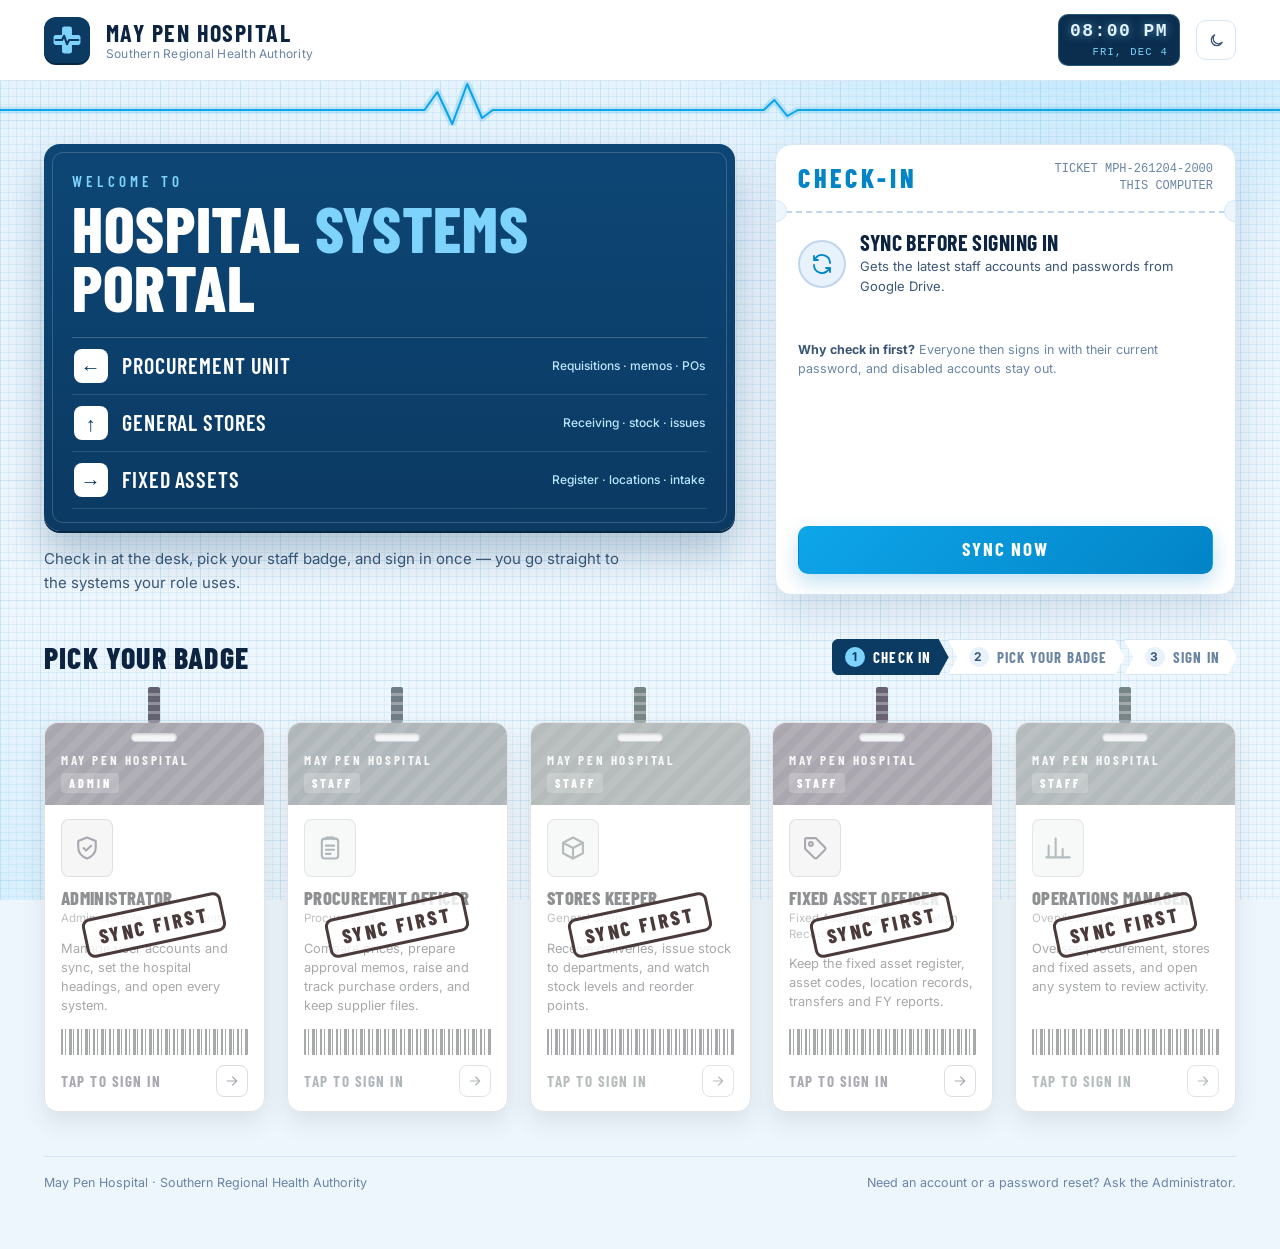
<file: portal.html>
<!DOCTYPE html>
<html lang="en" data-theme="light">
<head>
    <meta charset="UTF-8">
    <meta name="viewport" content="width=device-width, initial-scale=1.0">
    <title>May Pen Hospital · Systems Portal</title>
    <!-- Portal v4 — light-blue design, role sign-in cards, single sign-on, Administrator account console -->
    <link rel="preconnect" href="https://fonts.googleapis.com">
    <link rel="preconnect" href="https://fonts.gstatic.com" crossorigin>
    <link href="https://fonts.googleapis.com/css2?family=Barlow+Condensed:wght@600;700;800&family=Manrope:wght@600;700;800&family=Inter:wght@400;500;600;700&display=swap" rel="stylesheet">
    <link rel="stylesheet" href="portal/portal.css">
    <script src="https://accounts.google.com/gsi/client" async defer></script>
  <script>/* Offline copy of the site (sw.js) */ if ('serviceWorker' in navigator) navigator.serviceWorker.register('sw.js').catch(function () {});</script>
    <script src="back-nav.js" defer></script>
</head>
<body>
    <main id="app" aria-live="polite"></main>
    <noscript><p style="padding:40px;color:#0c2440;text-align:center">The hospital systems portal needs JavaScript turned on.</p></noscript>
    <script src="builtin-drive.js"></script>
    <script src="portal/portal.js"></script>
</body>
</html>
</file>
<file: portal/portal.css>
/* Hospital Systems Portal — light-blue design: role sign-in and account administration. */
:root {
  --bg: #eef6fd;
  --bg-2: #f6fafe;
  --surface: #ffffff;
  --surface-2: #f4f9fe;
  --surface-3: #e8f2fc;
  --border: #d6e6f5;
  --border-2: #bfd6ee;
  --text: #0c2440;
  --text-2: #3b5675;
  --text-3: #6a84a3;
  --gold: #0284c7;            /* primary (kept the old variable names so every screen picks it up) */
  --gold-2: #0ea5e9;
  --primary-ink: #ffffff;
  --focus: rgba(14, 165, 233, .28);
  --grid: rgba(2, 132, 199, .07);
  --ok: #16a34a; --ok-bg: rgba(22, 163, 74, .1);
  --bad: #dc2626; --bad-bg: rgba(220, 38, 38, .08);
  --warn: #d97706; --warn-bg: rgba(217, 119, 6, .1);
  --info: #0284c7; --info-bg: rgba(2, 132, 199, .08);
  --shadow: 0 24px 60px rgba(12, 52, 96, .16);
  --shadow-sm: 0 2px 10px rgba(12, 52, 96, .07);
  --serif: 'Manrope', 'Inter', -apple-system, BlinkMacSystemFont, 'Segoe UI', Roboto, sans-serif;
  --sans: 'Inter', -apple-system, BlinkMacSystemFont, 'Segoe UI', Roboto, sans-serif;
  color-scheme: light;
}
[data-theme="dark"] {
  --bg: #071a2e; --bg-2: #0a2139; --surface: #0d2640; --surface-2: #10304f; --surface-3: #143a5e;
  --border: #1b4367; --border-2: #255683; --text: #e6f3ff; --text-2: #a9c6e3; --text-3: #7d9dbd;
  --gold: #38bdf8; --gold-2: #7dd3fc; --primary-ink: #04223b; --focus: rgba(56, 189, 248, .3); --grid: rgba(125, 211, 252, .06);
  --ok: #4ade80; --ok-bg: rgba(74, 222, 128, .12); --bad: #f87171; --bad-bg: rgba(248, 113, 113, .12);
  --warn: #fbbf24; --warn-bg: rgba(251, 191, 36, .12); --info: #38bdf8; --info-bg: rgba(56, 189, 248, .12);
  --shadow: 0 24px 60px rgba(0, 0, 0, .45); --shadow-sm: 0 2px 10px rgba(0, 0, 0, .3);
  color-scheme: dark;
}
* { box-sizing: border-box; margin: 0; padding: 0; }
html, body { min-height: 100%; }
body { font-family: var(--sans); font-size: 14px; line-height: 1.5; color: var(--text); background: var(--bg); -webkit-font-smoothing: antialiased; }
body::before {
  content: ''; position: fixed; inset: 0; z-index: -1; pointer-events: none;
  background:
    radial-gradient(700px 480px at 85% -5%, rgba(56, 189, 248, .28), transparent 65%),
    radial-gradient(640px 520px at -5% 105%, rgba(125, 211, 252, .25), transparent 65%),
    linear-gradient(var(--grid) 1px, transparent 1px) 0 0 / 40px 40px,
    linear-gradient(90deg, var(--grid) 1px, transparent 1px) 0 0 / 40px 40px,
    linear-gradient(var(--grid) 1px, transparent 1px) 0 0 / 8px 8px,
    linear-gradient(90deg, var(--grid) 1px, transparent 1px) 0 0 / 8px 8px,
    linear-gradient(180deg, #e3f2fd 0%, var(--bg) 55%);
}
[data-theme="dark"] body::before {
  background:
    radial-gradient(700px 480px at 85% -5%, rgba(14, 165, 233, .22), transparent 65%),
    radial-gradient(640px 520px at -5% 105%, rgba(56, 189, 248, .12), transparent 65%),
    linear-gradient(var(--grid) 1px, transparent 1px) 0 0 / 40px 40px,
    linear-gradient(90deg, var(--grid) 1px, transparent 1px) 0 0 / 40px 40px, var(--bg);
}
a { color: var(--gold); text-decoration: none; font-weight: 600; }
a:hover { text-decoration: underline; }
button, input, select, textarea { font: inherit; color: inherit; }
[hidden] { display: none !important; }
.muted { color: var(--text-3); }
.small { font-size: 12.5px; }
.nowrap { white-space: nowrap; }
.mono { font-family: ui-monospace, SFMono-Regular, Menlo, Consolas, monospace; font-size: 12.5px; }
svg.i { width: 1em; height: 1em; stroke: currentColor; fill: none; stroke-width: 1.8; stroke-linecap: round; stroke-linejoin: round; flex: none; }

/* ---------------- Landing: hospital wayfinding, check-in ticket and staff ID badges ---------------- */
:root { --display: 'Barlow Condensed', 'Roboto Condensed', 'Arial Narrow', 'Helvetica Neue Condensed', sans-serif; --navy: #0b2e4f; --sign: #0b3a63; }
.lp-top { position: relative; z-index: 20; display: flex; align-items: center; gap: 16px; padding: 14px clamp(16px, 4vw, 44px); background: var(--surface); border-bottom: 1px solid var(--border); }
.lp-mark { width: 46px; height: 46px; flex: none; border-radius: 12px; background: var(--sign); display: grid; place-items: center; box-shadow: 0 2px 0 #072742; }
.lp-mark svg { width: 34px; height: 34px; }
.lp-mark rect { fill: #7dd3fc; }
.lp-mark path { fill: none; stroke: var(--sign); stroke-width: 3; stroke-linecap: round; stroke-linejoin: round; }
.lp-logos { display: flex; align-items: center; gap: 14px; }
.lp-logos img { height: 40px; width: auto; display: block; }
.lp-logos .sep { width: 1px; height: 34px; background: var(--border-2); }
[data-theme="dark"] .lp-logos img { filter: drop-shadow(0 0 1px rgba(255,255,255,.5)); background: #fff; border-radius: 8px; padding: 3px 6px; }
.lp-id { line-height: 1.05; }
.lp-id .h { font-family: var(--display); font-weight: 700; font-size: 24px; letter-spacing: .06em; text-transform: uppercase; }
.lp-id .s { font-size: 12px; color: var(--text-3); margin-top: 3px; letter-spacing: .02em; }
.lp-top .spacer { flex: 1; }
.lp-clock { font-family: ui-monospace, SFMono-Regular, Menlo, Consolas, monospace; background: var(--navy); color: #7dd3fc; border-radius: 10px; padding: 7px 12px; text-align: right; line-height: 1.2; box-shadow: inset 0 0 0 1px rgba(125, 211, 252, .25); }
.lp-clock b { display: block; font-size: 18px; letter-spacing: .08em; color: #e0f2fe; text-shadow: 0 0 10px rgba(125, 211, 252, .55); }
.lp-clock span { font-size: 10.5px; letter-spacing: .12em; text-transform: uppercase; }
.icon-btn { width: 40px; height: 40px; border-radius: 10px; border: 1px solid var(--border); background: var(--surface); color: var(--text-2); display: grid; place-items: center; cursor: pointer; font-size: 17px; transition: border-color .2s, color .2s; }
.icon-btn:hover { border-color: var(--gold-2); color: var(--gold); }
.ecg { display: block; width: 100%; height: 46px; margin-top: -1px; }
.ecg path { fill: none; stroke: var(--gold-2); stroke-width: 2; stroke-linejoin: round; stroke-dasharray: 1600; stroke-dashoffset: 1600; animation: ecg 3.2s ease-out .2s forwards; }
.ecg .glow { stroke: rgba(14, 165, 233, .18); stroke-width: 7; }
@keyframes ecg { to { stroke-dashoffset: 0; } }

.landing { max-width: 1280px; margin: 0 auto; padding: 18px clamp(16px, 4vw, 44px) 56px; }
.hero { display: grid; grid-template-columns: minmax(0, 1.2fr) minmax(320px, .8fr); gap: clamp(20px, 3.5vw, 40px); align-items: stretch; }
@media (max-width: 920px) { .hero { grid-template-columns: 1fr; } }

/* Wayfinding sign */
.sign { position: relative; border-radius: 16px; background: linear-gradient(180deg, #0d4675, var(--sign)); color: #fff; padding: 26px 28px 22px; box-shadow: 0 2px 0 #072742, 0 22px 40px rgba(11, 58, 99, .28); overflow: hidden; }
.sign::after { content: ''; position: absolute; inset: 8px; border: 1.5px solid rgba(255, 255, 255, .18); border-radius: 11px; pointer-events: none; }
.sign .small { font-family: var(--display); font-weight: 600; font-size: 15px; letter-spacing: .28em; text-transform: uppercase; color: #7dd3fc; }
.sign h1 { font-family: var(--display); font-weight: 800; font-size: clamp(38px, 5.4vw, 64px); line-height: .92; letter-spacing: .01em; text-transform: uppercase; margin-top: 6px; }
.sign h1 em { font-style: normal; color: #7dd3fc; }
.dest { list-style: none; margin-top: 20px; border-top: 1.5px solid rgba(255, 255, 255, .2); }
.dest li { display: flex; align-items: center; gap: 14px; padding: 11px 2px; border-bottom: 1.5px solid rgba(255, 255, 255, .12); font-family: var(--display); font-size: 22px; font-weight: 600; letter-spacing: .04em; text-transform: uppercase; }
.dest li .ar { width: 34px; height: 34px; border-radius: 8px; background: #fff; color: var(--sign); display: grid; place-items: center; font-size: 20px; flex: none; }
.dest li small { margin-left: auto; font-family: var(--sans); font-size: 12px; font-weight: 500; letter-spacing: 0; text-transform: none; color: #bae6fd; text-align: right; }
.hero .lead { color: var(--text-2); font-size: 15px; line-height: 1.6; margin-top: 16px; max-width: 600px; }
.signed-bar { margin-top: 14px; display: inline-flex; align-items: center; gap: 12px; padding: 8px 10px 8px 8px; border-radius: 12px; border: 1px solid var(--border); background: var(--surface); flex-wrap: wrap; }

/* Check-in ticket (sync) */
.sync-panel { position: relative; display: flex; flex-direction: column; border-radius: 16px; background: var(--surface); border: 1px solid var(--border); box-shadow: 0 18px 40px rgba(12, 52, 96, .12); }
.ticket-stub { display: flex; align-items: center; justify-content: space-between; gap: 10px; padding: 16px 22px; border-bottom: 2px dashed var(--border-2); position: relative; }
.ticket-stub::before, .ticket-stub::after { content: ''; position: absolute; bottom: -11px; width: 20px; height: 20px; border-radius: 50%; background: var(--bg); border: 1px solid var(--border); }
.ticket-stub::before { left: -11px; clip-path: inset(0 0 0 50%); } .ticket-stub::after { right: -11px; clip-path: inset(0 50% 0 0); }
.ticket-stub .lbl { font-family: var(--display); font-weight: 800; font-size: 26px; letter-spacing: .14em; text-transform: uppercase; color: var(--gold); line-height: 1; }
.ticket-stub .no { font-family: ui-monospace, SFMono-Regular, Menlo, monospace; font-size: 12px; color: var(--text-3); text-align: right; line-height: 1.4; }
.ticket-body { padding: 18px 22px 20px; display: flex; flex-direction: column; flex: 1; }
.sync-head { display: flex; align-items: center; gap: 14px; }
.sync-orb { width: 48px; height: 48px; border-radius: 50%; display: grid; place-items: center; font-size: 24px; color: var(--gold); background: var(--surface-3); flex: none; border: 2px solid var(--border-2); transition: all .3s; }
.sync-orb.spin svg { animation: spin 1s linear infinite; }
.synced .sync-orb { background: var(--ok-bg); color: var(--ok); border-color: color-mix(in srgb, var(--ok) 45%, transparent); }
@keyframes spin { to { transform: rotate(360deg); } }
.sync-panel .t { font-family: var(--display); font-weight: 700; font-size: 22px; letter-spacing: .02em; text-transform: uppercase; line-height: 1.05; }
.sync-panel .d { color: var(--text-2); font-size: 13px; margin-top: 3px; }
.sync-panel .msg { font-size: 12.5px; margin-top: 12px; min-height: 18px; }
.sync-panel .msg.ok { color: var(--ok); } .sync-panel .msg.err { color: var(--bad); } .sync-panel .msg.busy { color: var(--warn); }
.sync-panel .btn { width: 100%; height: 48px; margin-top: auto; font-family: var(--display); font-weight: 700; font-size: 19px; letter-spacing: .1em; text-transform: uppercase; border-radius: 10px; }
.sync-panel .stamp { position: absolute; right: 22px; bottom: 82px; font-family: var(--display); font-weight: 800; font-size: 18px; letter-spacing: .14em; color: var(--ok); border: 2.5px solid var(--ok); border-radius: 6px; padding: 2px 10px; transform: rotate(-9deg); opacity: 0; transition: opacity .3s, transform .3s; }
.sync-panel.synced .stamp { opacity: .85; transform: rotate(-9deg) scale(1); }
.sync-panel.attention { animation: shake .5s; box-shadow: 0 0 0 4px var(--focus); }
@keyframes shake { 20%, 60% { transform: translateX(-6px); } 40%, 80% { transform: translateX(6px); } }
.why { margin: 14px 0; font-size: 12.5px; color: var(--text-3); line-height: 1.55; }
.why b { color: var(--text-2); }
.why .offline { margin-top: 6px; }

/* Steps along the corridor */
.section-h { display: flex; align-items: center; justify-content: space-between; gap: 14px; margin: 40px 0 6px; flex-wrap: wrap; }
.section-h h2 { font-family: var(--display); font-weight: 800; font-size: 30px; letter-spacing: .04em; text-transform: uppercase; }
.steps { list-style: none; display: flex; gap: 0; flex-wrap: wrap; }
.steps li { display: flex; align-items: center; gap: 8px; padding: 6px 16px 6px 10px; font-family: var(--display); font-size: 15px; font-weight: 700; letter-spacing: .08em; text-transform: uppercase; color: var(--text-3); background: var(--surface); border: 1px solid var(--border); margin-right: -1px; clip-path: polygon(0 0, calc(100% - 10px) 0, 100% 50%, calc(100% - 10px) 100%, 0 100%, 10px 50%); padding-left: 20px; }
.steps li:first-child { clip-path: polygon(0 0, calc(100% - 10px) 0, 100% 50%, calc(100% - 10px) 100%, 0 100%); padding-left: 12px; border-radius: 6px 0 0 6px; }
.steps li .n { width: 20px; height: 20px; border-radius: 50%; display: grid; place-items: center; font-size: 12px; background: var(--surface-3); color: var(--text-2); font-family: var(--sans); }
.steps li.done { color: var(--ok); } .steps li.done .n { background: var(--ok); color: #fff; }
.steps li.now { color: #fff; background: var(--sign); border-color: var(--sign); } .steps li.now .n { background: #7dd3fc; color: var(--sign); }

/* Staff ID badges on lanyards */
.roles { display: grid; grid-template-columns: repeat(auto-fit, minmax(210px, 1fr)); gap: 22px; width: 100%; padding-top: 36px; }
@media (min-width: 1200px) { .roles { grid-template-columns: repeat(5, minmax(0, 1fr)); } }
.role-card {
  --rc: #0284c7; position: relative; display: flex; flex-direction: column; text-align: left; cursor: pointer; outline: none;
  border-radius: 14px; background: var(--surface); border: 1px solid var(--border); box-shadow: 0 10px 24px rgba(12, 52, 96, .1);
  transform-origin: 50% -34px; animation: drop .7s cubic-bezier(.2, .9, .3, 1.25) both; animation-delay: calc(var(--i, 0) * 90ms);
}
@keyframes drop { from { opacity: 0; transform: translateY(-26px) rotate(-3deg); } }
/* lanyard + clip */
.role-card::before { content: ''; position: absolute; left: 50%; top: -36px; width: 12px; height: 36px; transform: translateX(-50%); background: repeating-linear-gradient(180deg, var(--rc) 0 6px, color-mix(in srgb, var(--rc) 70%, #fff) 6px 9px); border-radius: 2px; opacity: .9; }
.role-card .clip { position: absolute; left: 50%; top: 10px; width: 46px; height: 9px; transform: translateX(-50%); border-radius: 5px; background: var(--bg); border: 1px solid var(--border-2); box-shadow: inset 0 1px 2px rgba(12, 52, 96, .15); z-index: 2; }
.role-card .band { position: relative; border-radius: 13px 13px 0 0; padding: 28px 16px 12px; background: var(--rc); color: #fff; overflow: hidden; }
.role-card .band::after { content: ''; position: absolute; inset: 0; background: repeating-linear-gradient(135deg, rgba(255, 255, 255, .09) 0 8px, transparent 8px 16px); }
.role-card .band .org { position: relative; font-family: var(--display); font-weight: 700; font-size: 13px; letter-spacing: .2em; text-transform: uppercase; opacity: .9; }
.role-card .band .tag { position: relative; display: inline-block; margin-top: 2px; font-family: var(--display); font-weight: 800; font-size: 12px; letter-spacing: .24em; text-transform: uppercase; background: rgba(255, 255, 255, .2); padding: 1px 8px; border-radius: 4px; }
.role-card .body { padding: 14px 16px 14px; display: flex; flex-direction: column; flex: 1; }
.role-card .photo { display: flex; flex-direction: column; align-items: flex-start; gap: 12px; }
.role-card .ic { width: 52px; height: 58px; border-radius: 8px; display: grid; place-items: center; font-size: 28px; color: var(--rc); background: color-mix(in srgb, var(--rc) 10%, var(--surface)); border: 1.5px solid color-mix(in srgb, var(--rc) 30%, transparent); flex: none; transition: transform .4s cubic-bezier(.34, 1.56, .64, 1); }
.role-card h2 { font-family: var(--display); font-weight: 800; font-size: clamp(17px, 1.45vw, 23px); overflow-wrap: normal; letter-spacing: .02em; text-transform: uppercase; line-height: 1; color: var(--text); }
.role-card .kicker { font-size: 11.5px; color: var(--text-3); margin-top: 4px; line-height: 1.35; }
.role-card p { color: var(--text-2); font-size: 12.8px; line-height: 1.5; margin-top: 12px; flex: 1; }
.role-card .barcode { height: 26px; margin-top: 14px; opacity: .78; background: repeating-linear-gradient(90deg, var(--text) 0 2px, transparent 2px 4px, var(--text) 4px 5px, transparent 5px 8px, var(--text) 8px 11px, transparent 11px 12px, var(--text) 12px 13px, transparent 13px 16px); border-radius: 1px; }
.role-card .foot-row { display: flex; align-items: center; justify-content: space-between; gap: 10px; margin-top: 10px; }
.role-card .enter-label { font-family: var(--display); font-weight: 700; font-size: 15px; letter-spacing: .1em; text-transform: uppercase; color: var(--rc); }
.role-card .go { width: 32px; height: 32px; border-radius: 8px; display: grid; place-items: center; flex: none; font-size: 16px; color: var(--rc); border: 1.5px solid color-mix(in srgb, var(--rc) 40%, transparent); transition: background .25s, color .25s, transform .25s; }
.role-card:hover, .role-card:focus-visible { animation: swing 1.1s ease-in-out both; box-shadow: 0 26px 44px color-mix(in srgb, var(--rc) 26%, rgba(12, 52, 96, .14)); }
@keyframes swing { 0% { transform: rotate(0); } 18% { transform: rotate(4deg) translateY(-6px); } 40% { transform: rotate(-3deg) translateY(-6px); } 62% { transform: rotate(1.6deg) translateY(-6px); } 82% { transform: rotate(-.6deg) translateY(-6px); } 100% { transform: rotate(0) translateY(-6px); } }
.role-card:hover .ic, .role-card:focus-visible .ic { transform: scale(1.1); background: var(--rc); color: #fff; }
.role-card:hover .go, .role-card:focus-visible .go { background: var(--rc); color: #fff; transform: translateX(3px); }
.role-card:focus-visible { box-shadow: 0 0 0 4px var(--focus); }
.lock-chip { position: absolute; left: 50%; top: 52%; transform: translate(-50%, -50%) rotate(-12deg); display: none; align-items: center; gap: 6px; font-family: var(--display); font-weight: 800; font-size: 20px; letter-spacing: .14em; text-transform: uppercase; color: #b91c1c; border: 3px solid #b91c1c; border-radius: 8px; padding: 2px 12px; background: color-mix(in srgb, var(--surface) 80%, transparent); z-index: 3; white-space: nowrap; }
.roles.locked .lock-chip { display: inline-flex; }
.roles.locked .role-card { filter: grayscale(.9); }
.roles.locked .role-card .band, .roles.locked .role-card .body { opacity: .5; }
.roles.locked .role-card:hover { animation: none; }
.roles.locked .role-card:hover .ic, .roles.locked .role-card:hover .go { transform: none; background: transparent; color: var(--text-3); }
.foot { margin-top: 44px; display: flex; justify-content: space-between; gap: 12px; flex-wrap: wrap; color: var(--text-3); font-size: 12.5px; line-height: 1.6; padding-top: 16px; border-top: 1px solid var(--border); }
@media (max-width: 640px) { .ticket-stub .lbl { font-size: 21px; white-space: nowrap; } .ticket-stub .no { font-size: 10.5px; } .roles { grid-template-columns: repeat(2, minmax(0, 1fr)); gap: 40px 12px; } .role-card p { display: none; } .lp-logos img { height: 30px; } .lp-id .h { font-size: 19px; } .lp-clock { display: none; } .dest li { font-size: 18px; } .dest li small { display: none; } }
@media (prefers-reduced-motion: reduce) { .role-card, .ecg path { animation: none !important; stroke-dashoffset: 0; } .role-card:hover { animation: none; transform: translateY(-4px); } }

/* ---------------- Buttons ---------------- */
.btn { display: inline-flex; align-items: center; justify-content: center; gap: 7px; height: 38px; padding: 0 16px; border-radius: 10px; border: 1px solid var(--border-2); background: var(--surface); font-weight: 600; font-size: 13.5px; cursor: pointer; white-space: nowrap; transition: filter .15s, background .15s, border-color .15s, transform .15s, box-shadow .15s; }
.btn:hover { background: var(--surface-3); }
.btn:focus-visible { outline: none; box-shadow: 0 0 0 3px var(--focus); }
.btn:disabled { opacity: .55; cursor: not-allowed; }
.btn.gold { background: linear-gradient(135deg, var(--gold-2), var(--gold)); border-color: transparent; color: var(--primary-ink); box-shadow: 0 8px 20px rgba(2, 132, 199, .25); }
.btn.gold:hover { filter: brightness(1.06); transform: translateY(-1px); }
.btn.green { background: var(--ok); border-color: var(--ok); color: #fff; }
.btn.danger { background: transparent; border-color: color-mix(in srgb, var(--bad) 45%, transparent); color: var(--bad); }
.btn.danger:hover { background: var(--bad-bg); }
.btn.ghost { background: transparent; border-color: transparent; color: var(--text-2); }
.btn.ghost:hover { background: var(--surface-3); color: var(--text); }
.btn.sm { height: 32px; padding: 0 12px; font-size: 12.5px; border-radius: 9px; }
.btn.icon { width: 34px; height: 34px; padding: 0; border-radius: 9px; }

/* ---------------- Modal ---------------- */
.scrim { position: fixed; inset: 0; z-index: 100; background: rgba(8, 37, 66, .38); backdrop-filter: blur(6px); display: flex; align-items: flex-start; justify-content: center; padding: 8vh 16px; overflow-y: auto; animation: fade .18s; }
.modal { --mc: var(--gold); position: relative; overflow: hidden; width: 100%; max-width: 440px; background: var(--surface); border: 1px solid var(--border); border-radius: 22px; box-shadow: var(--shadow); animation: pop .22s cubic-bezier(.2, .8, .2, 1); }
.modal::before { content: ''; position: absolute; inset: 0 0 auto 0; height: 5px; background: linear-gradient(90deg, var(--mc), #7dd3fc); }
.modal.lg { max-width: 640px; }
.modal-h { display: flex; align-items: center; gap: 14px; padding: 24px 24px 6px; }
.modal-h h3 { font-family: var(--serif); font-weight: 800; font-size: 20px; line-height: 1.2; letter-spacing: -.015em; }
.modal-h .x { margin-left: auto; }
.modal-b { padding: 14px 24px 8px; }
.modal-f { display: flex; justify-content: flex-end; gap: 10px; padding: 14px 24px 22px; flex-wrap: wrap; }
.modal .role-ic { width: 48px; height: 48px; border-radius: 14px; display: grid; place-items: center; font-size: 24px; flex: none; color: var(--mc); }
@keyframes fade { from { opacity: 0; } }
@keyframes pop { from { opacity: 0; transform: translateY(14px) scale(.97); } }

.field { margin-bottom: 14px; }
.field label { display: block; font-size: 12px; font-weight: 700; color: var(--text-2); margin-bottom: 6px; letter-spacing: .01em; }
.field .req { color: var(--bad); }
.input, .field input:not([type=checkbox]), .field select, .field textarea, .toolbar select, .toolbar input {
  width: 100%; height: 42px; border-radius: 11px; border: 1px solid var(--border-2); background: var(--bg-2); padding: 0 13px; outline: none; font-size: 14px; transition: border-color .15s, box-shadow .15s, background .15s;
}
.field textarea { height: auto; padding: 10px 12px; min-height: 70px; }
.input:focus, .field input:focus, .field select:focus, .toolbar select:focus, .toolbar input:focus { border-color: var(--gold-2); box-shadow: 0 0 0 4px var(--focus); background: var(--surface); }
.field .hint { font-size: 12px; color: var(--text-3); margin-top: 5px; }
.grid2 { display: grid; grid-template-columns: 1fr 1fr; gap: 0 14px; }
@media (max-width: 560px) { .grid2 { grid-template-columns: 1fr; } }
.pw-wrap { position: relative; }
.pw-wrap input { padding-right: 64px !important; }
.pw-wrap button { position: absolute; right: 7px; top: 7px; height: 28px; padding: 0 10px; border-radius: 8px; border: 0; background: var(--surface-3); color: var(--text-2); font-size: 12px; font-weight: 600; cursor: pointer; }
.check { display: inline-flex; align-items: center; gap: 8px; font-size: 13.5px; cursor: pointer; user-select: none; }
.check input { width: 16px; height: 16px; accent-color: var(--gold); }
.err-box { background: var(--bad-bg); color: var(--bad); border: 1px solid color-mix(in srgb, var(--bad) 30%, transparent); border-radius: 11px; padding: 10px 12px; font-size: 13px; margin-bottom: 14px; }
.info-box { background: var(--info-bg); color: var(--text); border: 1px solid color-mix(in srgb, var(--info) 30%, transparent); border-radius: 11px; padding: 10px 12px; font-size: 12.5px; margin-bottom: 14px; }
.sys-checks { display: grid; grid-template-columns: 1fr 1fr; gap: 8px; }

/* ---------------- Console / hub ---------------- */
.topbar { position: sticky; top: 0; z-index: 30; display: flex; align-items: center; gap: 14px; padding: 10px 22px; background: rgba(255, 255, 255, .8); border-bottom: 1px solid var(--border); backdrop-filter: blur(12px); }
[data-theme="dark"] .topbar { background: rgba(7, 26, 46, .85); }
.topbar .title { font-family: var(--serif); font-weight: 800; font-size: 20px; letter-spacing: -.02em; white-space: nowrap; }
.topbar .search { flex: 1; max-width: 380px; position: relative; }
.topbar .search input { width: 100%; height: 38px; border-radius: 10px; border: 1px solid var(--border-2); background: var(--bg-2); padding: 0 12px 0 34px; outline: none; }
.topbar .search input:focus { border-color: var(--gold-2); box-shadow: 0 0 0 3px var(--focus); }
.topbar .search span { position: absolute; left: 11px; top: 9px; color: var(--text-3); font-size: 14px; }
.topbar .spacer { flex: 1; }
.chip-sync { display: inline-flex; align-items: center; gap: 7px; height: 34px; padding: 0 14px; border-radius: 999px; border: 1px solid var(--gold-2); color: var(--gold); font-weight: 700; font-size: 12.5px; background: var(--surface); cursor: pointer; white-space: nowrap; }
.chip-sync.ok { border-color: color-mix(in srgb, var(--ok) 55%, transparent); color: var(--ok); }
.chip-sync.busy { border-color: var(--warn); color: var(--warn); }
.me { display: flex; align-items: center; gap: 10px; }
.me .nm { font-weight: 700; font-size: 13px; line-height: 1.2; }
.me .rl { font-size: 11.5px; color: var(--text-3); }
.avatar { width: 34px; height: 34px; border-radius: 50%; display: grid; place-items: center; font-weight: 700; font-size: 12.5px; color: #fff; flex: none; }
@media (max-width: 900px) { .topbar .search { display: none; } .me .txt { display: none; } .topbar .title { font-size: 18px; } .topbar { padding: 10px 14px; gap: 8px; } }
@media (max-width: 560px) { .topbar .lbl { display: none; } }

.wrap { max-width: 1480px; margin: 0 auto; padding: 0 22px 60px; }
.tabs { display: flex; gap: 4px; border-bottom: 1px solid var(--border); overflow-x: auto; margin-bottom: 20px; }
.tabs button { background: none; border: 0; padding: 14px 16px; color: var(--text-2); font-weight: 600; font-size: 13.5px; cursor: pointer; border-bottom: 2px solid transparent; margin-bottom: -1px; white-space: nowrap; }
.tabs button:hover { color: var(--text); }
.tabs button.on { color: var(--gold); border-bottom-color: var(--gold); }
.kpis { display: grid; grid-template-columns: repeat(auto-fit, minmax(150px, 1fr)); gap: 12px; margin-bottom: 20px; }
.kpi { background: var(--surface); border: 1px solid var(--border); border-radius: 16px; padding: 18px 14px; text-align: center; cursor: pointer; transition: border-color .15s, transform .2s, box-shadow .2s; }
.kpi:hover { border-color: var(--border-2); transform: translateY(-2px); box-shadow: var(--shadow-sm); }
.kpi.on { border-color: var(--gold); }
.kpi .v { font-family: var(--serif); font-weight: 800; font-size: 26px; line-height: 1; }
.kpi .l { color: var(--text-3); font-size: 12.5px; margin-top: 8px; }
.toolbar { display: flex; gap: 10px; flex-wrap: wrap; align-items: center; margin-bottom: 16px; }
.toolbar select { width: 170px; }
.toolbar input { width: 280px; max-width: 100%; }
.toolbar .bulk { display: flex; gap: 8px; align-items: center; padding-left: 6px; border-left: 1px solid var(--border-2); }
.panel { background: var(--surface); border: 1px solid var(--border); border-radius: 18px; overflow: hidden; box-shadow: var(--shadow-sm); }
.panel-h { display: flex; align-items: center; justify-content: space-between; padding: 18px 22px; gap: 10px; flex-wrap: wrap; }
.panel-h h3 { font-family: var(--serif); font-weight: 800; font-size: 18px; letter-spacing: -.015em; }
.panel-b { padding: 4px 22px 22px; }
.table-wrap { overflow-x: auto; }
table.tbl { width: 100%; border-collapse: collapse; font-size: 13.5px; }
.tbl th { text-align: left; font-size: 11.5px; letter-spacing: .08em; text-transform: uppercase; color: var(--text-3); font-weight: 700; padding: 12px 14px; border-bottom: 1px solid var(--border); white-space: nowrap; }
.tbl td { padding: 12px 14px; border-bottom: 1px solid var(--border); vertical-align: middle; }
.tbl tr:last-child td { border-bottom: 0; }
.tbl tbody tr:hover td { background: var(--surface-2); }
.tbl .u { display: flex; align-items: center; gap: 12px; }
.tbl .u .n { font-weight: 700; }
.tbl .u .e { font-size: 12.5px; color: var(--text-3); }
.tbl input[type=checkbox] { width: 17px; height: 17px; accent-color: var(--gold); cursor: pointer; }
.badge { display: inline-flex; align-items: center; height: 24px; padding: 0 10px; border-radius: 999px; font-size: 12px; font-weight: 700; white-space: nowrap; background: color-mix(in srgb, var(--bc) 13%, transparent); color: var(--bc); }
.status { display: inline-flex; align-items: center; gap: 10px; }
.switch { position: relative; width: 40px; height: 22px; border-radius: 999px; background: var(--border-2); border: 0; cursor: pointer; flex: none; transition: background .15s; }
.switch::after { content: ''; position: absolute; top: 3px; left: 3px; width: 16px; height: 16px; border-radius: 50%; background: #fff; transition: transform .15s; }
.switch.on { background: var(--ok); }
.switch.on::after { transform: translateX(18px); }
.switch:disabled { opacity: .5; cursor: not-allowed; }
.act { display: inline-flex; gap: 6px; }
.act button { width: 32px; height: 32px; border-radius: 9px; border: 1px solid var(--border-2); background: var(--surface); cursor: pointer; font-size: 14px; display: grid; place-items: center; }
.act button:hover { background: var(--surface-3); }
.act button:disabled { opacity: .35; cursor: not-allowed; }
.empty { text-align: center; padding: 44px 16px; color: var(--text-3); }
.pager { display: flex; justify-content: space-between; align-items: center; padding: 12px 22px; border-top: 1px solid var(--border); color: var(--text-3); font-size: 12.5px; flex-wrap: wrap; gap: 8px; }
.sys-grid { display: grid; grid-template-columns: repeat(auto-fill, minmax(260px, 1fr)); gap: 16px; }
.sys-card { background: var(--surface); border: 1px solid var(--border); border-radius: 18px; padding: 20px; display: flex; flex-direction: column; gap: 8px; transition: transform .25s, box-shadow .25s, border-color .25s; }
.sys-card:hover { transform: translateY(-4px); box-shadow: var(--shadow); border-color: var(--gold-2); }
.sys-card .ic { font-size: 28px; }
.sys-card h4 { font-family: var(--serif); font-weight: 800; font-size: 18px; letter-spacing: -.015em; }
.sys-card p { color: var(--text-2); font-size: 13px; flex: 1; }
.stat-row { display: grid; grid-template-columns: repeat(auto-fit, minmax(170px, 1fr)); gap: 12px; margin-bottom: 20px; }
.stat { background: var(--surface); border: 1px solid var(--border); border-radius: 16px; padding: 16px; }
.stat .l { color: var(--text-3); font-size: 12.5px; }
.stat .v { font-family: var(--serif); font-weight: 800; font-size: 24px; margin-top: 6px; }
.stat .m { font-size: 12px; color: var(--text-3); margin-top: 2px; }
.kv { display: grid; grid-template-columns: 170px 1fr; gap: 10px 16px; font-size: 13.5px; }
.kv dt { color: var(--text-3); }
.hello { padding: 26px 0 18px; }
.hello h1 { font-family: var(--serif); font-weight: 800; font-size: 30px; letter-spacing: -.025em; }
.hello p { color: var(--text-2); margin-top: 4px; }

.lock-screen { position: fixed; inset: 0; z-index: 200; display: grid; place-items: center; background: rgba(8, 37, 66, .5); backdrop-filter: blur(14px); padding: 20px; }
.lock-card { width: min(380px, 100%); text-align: center; background: var(--surface); border: 1px solid var(--border); border-radius: 22px; padding: 30px 26px; box-shadow: var(--shadow); }
.lock-card .avatar { width: 64px; height: 64px; font-size: 22px; margin: 0 auto 12px; }

.toasts { position: fixed; right: 18px; bottom: 18px; z-index: 300; display: flex; flex-direction: column; gap: 8px; max-width: min(420px, calc(100vw - 36px)); }
.toast { background: var(--surface); color: var(--text); border: 1px solid var(--border); border-left: 4px solid var(--ok); border-radius: 12px; padding: 11px 14px; font-size: 13.5px; box-shadow: var(--shadow); animation: pop .2s; }
.toast.err { border-left-color: var(--bad); } .toast.warn { border-left-color: var(--warn); }
@media (max-width: 640px) { .lp-clock { display: none; } .landing { padding-top: 22px; } .kv { grid-template-columns: 1fr; gap: 2px; } .steps li { font-size: 12px; } }
</file>
